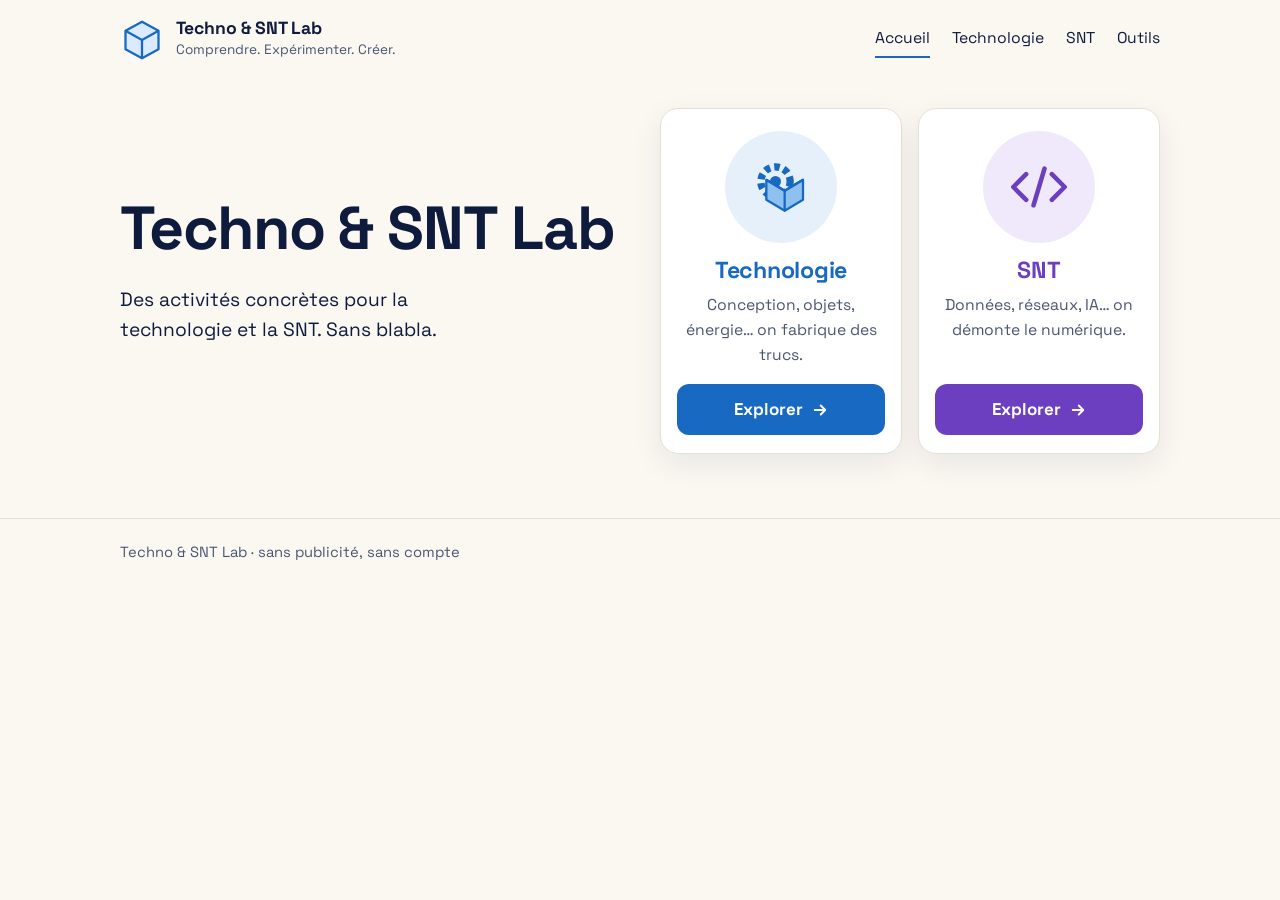
<file: index.html>
<!doctype html>
<html lang="fr">
<head>
<meta charset="utf-8">
<meta name="robots" content="noindex, nofollow">
<meta name="viewport" content="width=device-width, initial-scale=1">
<meta name="description" content="Activités concrètes pour la technologie (3e) et la SNT (2de).">
<title>Techno &amp; SNT Lab</title>
<link rel="preconnect" href="https://fonts.googleapis.com">
<link rel="preconnect" href="https://fonts.gstatic.com" crossorigin>
<link rel="stylesheet" href="https://fonts.googleapis.com/css2?family=Space+Grotesk:wght@400;500;700&amp;family=JetBrains+Mono:wght@400;700&amp;display=swap">
<link rel="stylesheet" href="assets/style.css">
</head>
<body>
<a class="skip" href="#contenu">Aller au contenu</a>
<header class="site-head"><div class="wrap">
  <a class="brand" href="index.html">
    <svg viewBox="0 0 48 48" aria-hidden="true"><path d="M24 4 L42 14 V34 L24 44 L6 34 V14 Z" fill="#dbeafe" stroke="#1769c2" stroke-width="2.5" stroke-linejoin="round"/><path d="M6 14 L24 24 L42 14 M24 24 V44" fill="none" stroke="#1769c2" stroke-width="2.5" stroke-linejoin="round"/></svg>
    <span class="brand-text"><strong>Techno &amp; SNT Lab</strong><span>Comprendre. Expérimenter. Créer.</span></span>
  </a>
  <nav class="site-nav" aria-label="Principal">
    <a href="index.html" aria-current="page">Accueil</a>
    <a href="technologie/">Technologie</a>
    <a href="snt/">SNT</a>
      <a href="outils/">Outils</a>
  </nav>
</div></header>

<main id="contenu"><div class="wrap hero">
  <div>
    <h1>Techno &amp; SNT&nbsp;Lab</h1>
    <p class="hero-lead">Des activités concrètes pour la technologie et la SNT. Sans blabla.</p>
  </div>

  <div class="cards">
    <a class="card blue" href="technologie/">
      <span class="ico">
        <svg viewBox="0 0 72 72" aria-hidden="true">
          <circle cx="30" cy="30" r="16" fill="none" stroke="#1769c2" stroke-width="8" stroke-dasharray="6 4.5"/>
          <circle cx="30" cy="30" r="6" fill="#1769c2"/>
          <path d="M20 50 L40 62 L60 50 V28 L40 40 L20 28 Z" fill="#8fc1f0" stroke="#1769c2" stroke-width="2.5" stroke-linejoin="round"/>
          <path d="M20 28 L40 40 L60 28 M40 40 V62" fill="none" stroke="#1769c2" stroke-width="2.5" stroke-linejoin="round"/>
        </svg>
      </span>
      <h2 class="card-title">Technologie</h2>
      <p>Conception, objets, énergie… on fabrique des trucs.</p>
      <span class="btn-fill">Explorer <svg viewBox="0 0 24 24" aria-hidden="true"><path d="M5 12h14M13 6l6 6-6 6" fill="none" stroke="currentColor" stroke-width="2.5" stroke-linecap="round" stroke-linejoin="round"/></svg></span>
    </a>

    <a class="card purple" href="snt/">
      <span class="ico">
        <svg viewBox="0 0 72 72" aria-hidden="true">
          <path d="M22 22 L8 36 L22 50 M50 22 L64 36 L50 50 M42 16 L30 56" fill="none" stroke="#6b3fc0" stroke-width="5" stroke-linecap="round" stroke-linejoin="round"/>
        </svg>
      </span>
      <h2 class="card-title">SNT</h2>
      <p>Données, réseaux, IA… on démonte le numérique.</p>
      <span class="btn-fill">Explorer <svg viewBox="0 0 24 24" aria-hidden="true"><path d="M5 12h14M13 6l6 6-6 6" fill="none" stroke="currentColor" stroke-width="2.5" stroke-linecap="round" stroke-linejoin="round"/></svg></span>
    </a>
  </div>
</div></main>

<footer class="site-foot"><div class="wrap"><p>Techno &amp; SNT Lab · sans publicité, sans compte</p></div></footer>
</body>
</html>
</file>
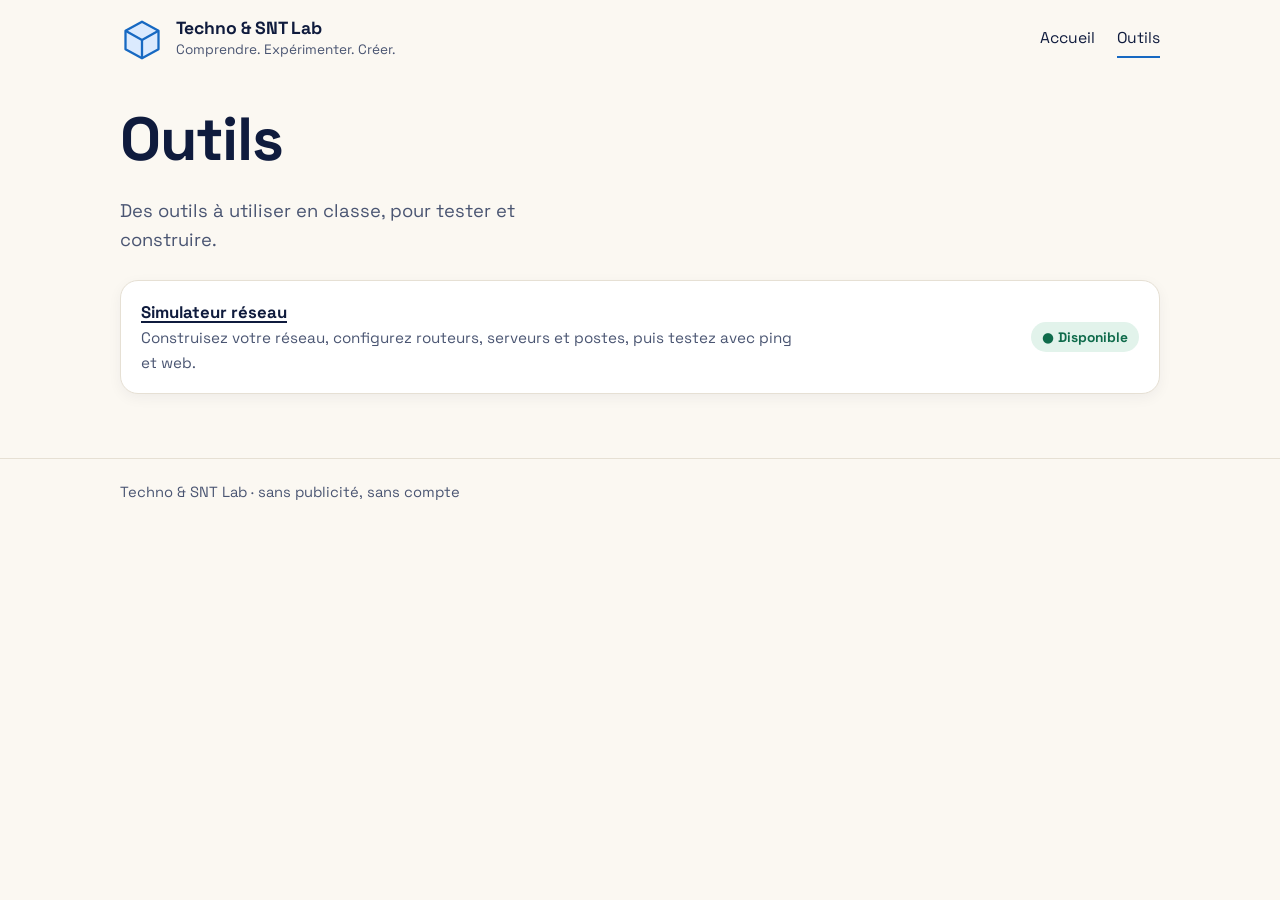
<file: outils/index.html>
<!doctype html>
<html lang="fr">
<head>
<meta charset="utf-8">
<meta name="robots" content="noindex, nofollow">
<meta name="viewport" content="width=device-width, initial-scale=1">
<title>Outils · Techno &amp; SNT Lab</title>
<link rel="preconnect" href="https://fonts.googleapis.com">
<link rel="preconnect" href="https://fonts.gstatic.com" crossorigin>
<link rel="stylesheet" href="https://fonts.googleapis.com/css2?family=Space+Grotesk:wght@400;500;700&amp;family=JetBrains+Mono:wght@400;700&amp;display=swap">
<link rel="stylesheet" href="../assets/style.css">
</head>
<body>
<a class="skip" href="#contenu">Aller au contenu</a>
<header class="site-head"><div class="wrap">
  <a class="brand" href="../index.html">
    <svg viewBox="0 0 48 48" aria-hidden="true"><path d="M24 4 L42 14 V34 L24 44 L6 34 V14 Z" fill="#dbeafe" stroke="#1769c2" stroke-width="2.5" stroke-linejoin="round"/><path d="M6 14 L24 24 L42 14 M24 24 V44" fill="none" stroke="#1769c2" stroke-width="2.5" stroke-linejoin="round"/></svg>
    <span class="brand-text"><strong>Techno &amp; SNT Lab</strong><span>Comprendre. Expérimenter. Créer.</span></span>
  </a>
  <nav class="site-nav" aria-label="Principal">
    <a href="../index.html">Accueil</a>
    <a href="./" aria-current="page">Outils</a>
  </nav>
</div></header>

<main id="contenu"><div class="wrap">
  <h1>Outils</h1>
  <p class="lead">Des outils à utiliser en classe, pour tester et construire.</p>
  <ul class="items">
    <li class="item"><div><a class="item-title" href="simulateur-reseau/">Simulateur réseau</a><p class="meta">Construisez votre réseau, configurez routeurs, serveurs et postes, puis testez avec ping et web.</p></div><span class="badge ok"><span aria-hidden="true">●</span> Disponible</span></li>
  </ul>
</div></main>

<footer class="site-foot"><div class="wrap"><p>Techno &amp; SNT Lab · sans publicité, sans compte</p></div></footer>
</body>
</html>
</file>
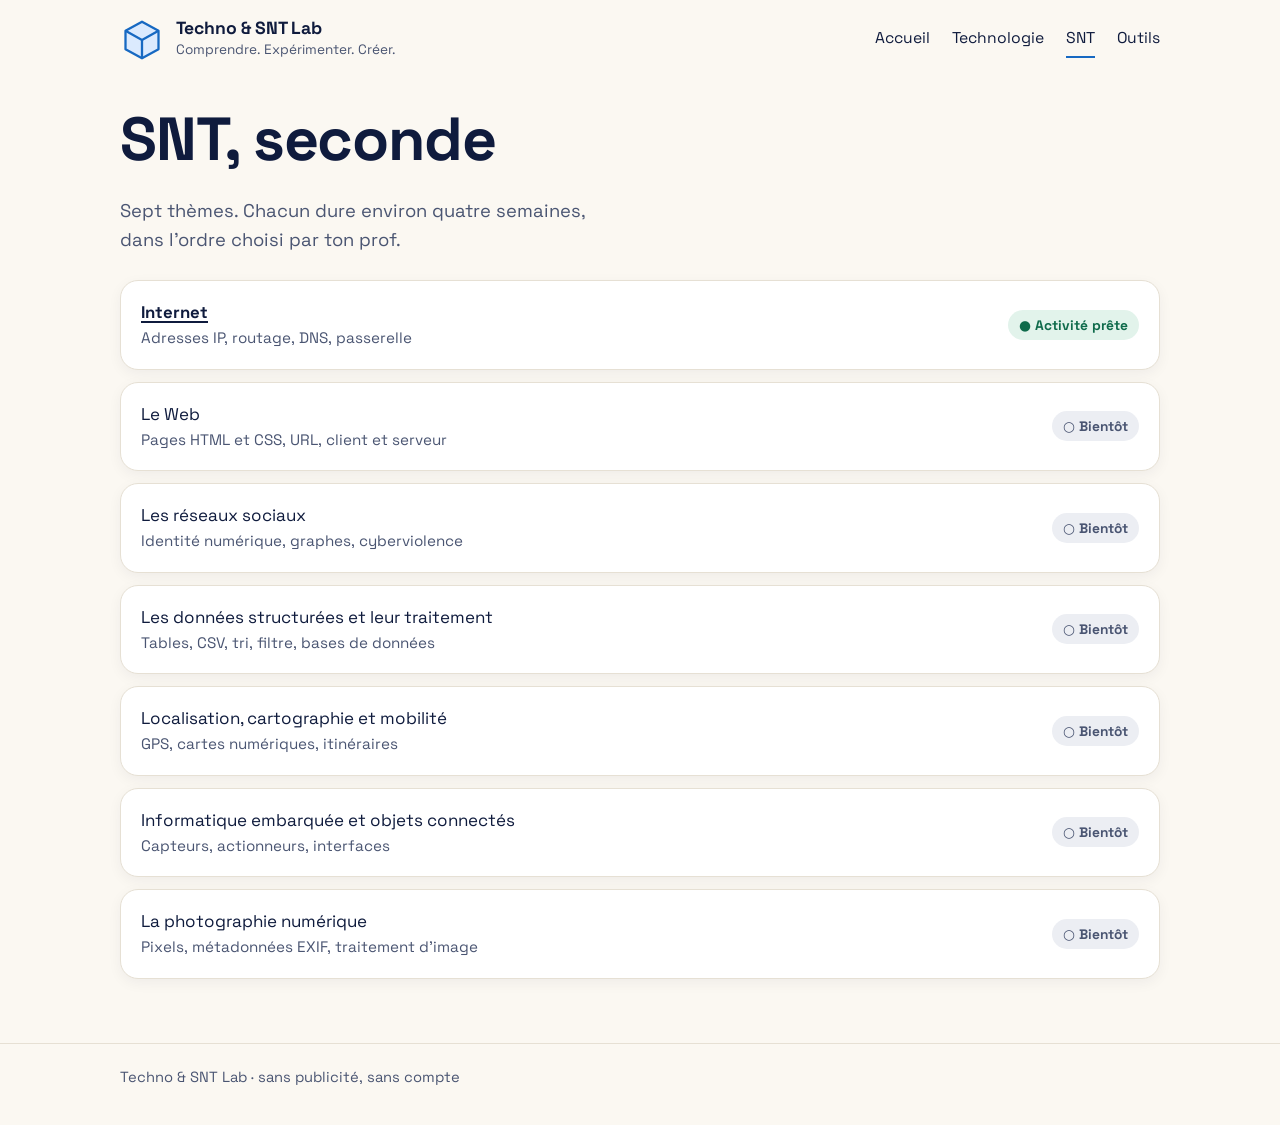
<file: snt/index.html>
<!doctype html>
<html lang="fr">
<head>
<meta charset="utf-8">
<meta name="robots" content="noindex, nofollow">
<meta name="viewport" content="width=device-width, initial-scale=1">
<title>SNT, seconde · Techno &amp; SNT Lab</title>
<link rel="preconnect" href="https://fonts.googleapis.com">
<link rel="preconnect" href="https://fonts.gstatic.com" crossorigin>
<link rel="stylesheet" href="https://fonts.googleapis.com/css2?family=Space+Grotesk:wght@400;500;700&amp;family=JetBrains+Mono:wght@400;700&amp;display=swap">
<link rel="stylesheet" href="../assets/style.css">
</head>
<body>
<a class="skip" href="#contenu">Aller au contenu</a>
<header class="site-head"><div class="wrap">
  <a class="brand" href="../index.html">
    <svg viewBox="0 0 48 48" aria-hidden="true"><path d="M24 4 L42 14 V34 L24 44 L6 34 V14 Z" fill="#dbeafe" stroke="#1769c2" stroke-width="2.5" stroke-linejoin="round"/><path d="M6 14 L24 24 L42 14 M24 24 V44" fill="none" stroke="#1769c2" stroke-width="2.5" stroke-linejoin="round"/></svg>
    <span class="brand-text"><strong>Techno &amp; SNT Lab</strong><span>Comprendre. Expérimenter. Créer.</span></span>
  </a>
  <nav class="site-nav" aria-label="Principal">
    <a href="../index.html">Accueil</a>
    <a href="../technologie/">Technologie</a>
    <a href="./" aria-current="page">SNT</a>
      <a href="../outils/">Outils</a>
  </nav>
</div></header>

<main id="contenu"><div class="wrap">
  <h1>SNT, seconde</h1>
  <p class="lead">Sept thèmes. Chacun dure environ quatre semaines, dans l'ordre choisi par ton prof.</p>

  <ul class="items">
    <li class="item"><div><a class="item-title" href="internet/">Internet</a><p class="meta">Adresses IP, routage, DNS, passerelle</p></div><span class="badge ok"><span aria-hidden="true">●</span> Activité prête</span></li>
    <li class="item"><div><span class="item-title">Le Web</span><p class="meta">Pages HTML et CSS, URL, client et serveur</p></div><span class="badge"><span aria-hidden="true">○</span> Bientôt</span></li>
    <li class="item"><div><span class="item-title">Les réseaux sociaux</span><p class="meta">Identité numérique, graphes, cyberviolence</p></div><span class="badge"><span aria-hidden="true">○</span> Bientôt</span></li>
    <li class="item"><div><span class="item-title">Les données structurées et leur traitement</span><p class="meta">Tables, CSV, tri, filtre, bases de données</p></div><span class="badge"><span aria-hidden="true">○</span> Bientôt</span></li>
    <li class="item"><div><span class="item-title">Localisation, cartographie et mobilité</span><p class="meta">GPS, cartes numériques, itinéraires</p></div><span class="badge"><span aria-hidden="true">○</span> Bientôt</span></li>
    <li class="item"><div><span class="item-title">Informatique embarquée et objets connectés</span><p class="meta">Capteurs, actionneurs, interfaces</p></div><span class="badge"><span aria-hidden="true">○</span> Bientôt</span></li>
    <li class="item"><div><span class="item-title">La photographie numérique</span><p class="meta">Pixels, métadonnées EXIF, traitement d'image</p></div><span class="badge"><span aria-hidden="true">○</span> Bientôt</span></li>
  </ul>
</div></main>

<footer class="site-foot"><div class="wrap"><p>Techno &amp; SNT Lab · sans publicité, sans compte</p></div></footer>
</body>
</html>
</file>
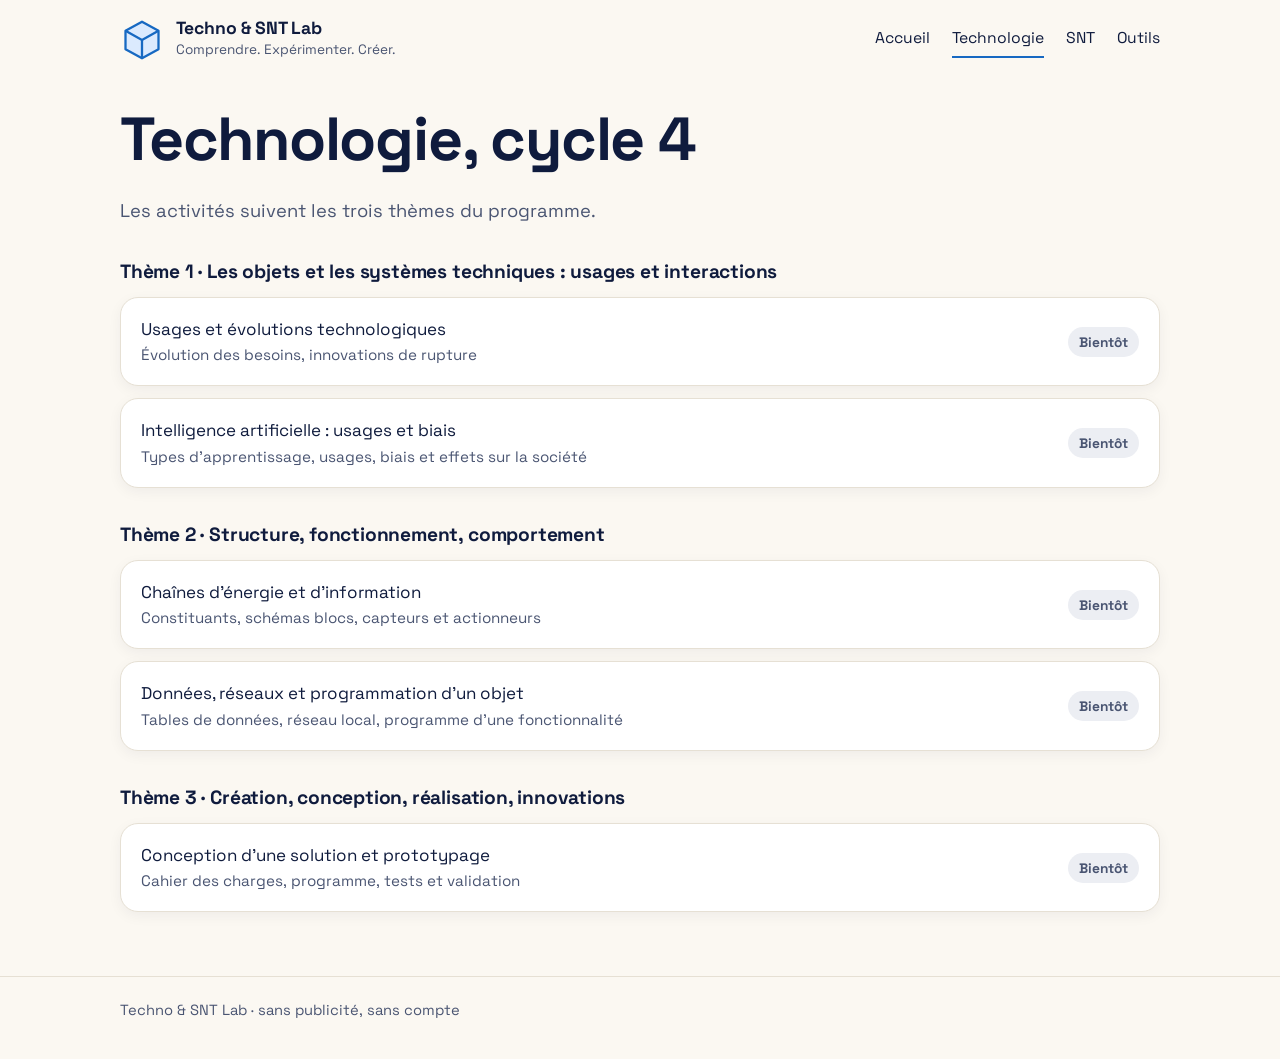
<file: technologie/index.html>
<!doctype html>
<html lang="fr">
<head>
<meta charset="utf-8">
<meta name="robots" content="noindex, nofollow">
<meta name="viewport" content="width=device-width, initial-scale=1">
<title>Technologie, 3e · Techno &amp; SNT Lab</title>
<link rel="preconnect" href="https://fonts.googleapis.com">
<link rel="preconnect" href="https://fonts.gstatic.com" crossorigin>
<link rel="stylesheet" href="https://fonts.googleapis.com/css2?family=Space+Grotesk:wght@400;500;700&amp;family=JetBrains+Mono:wght@400;700&amp;display=swap">
<link rel="stylesheet" href="../assets/style.css">
</head>
<body>
<a class="skip" href="#contenu">Aller au contenu</a>
<header class="site-head"><div class="wrap">
  <a class="brand" href="../index.html">
    <svg viewBox="0 0 48 48" aria-hidden="true"><path d="M24 4 L42 14 V34 L24 44 L6 34 V14 Z" fill="#dbeafe" stroke="#1769c2" stroke-width="2.5" stroke-linejoin="round"/><path d="M6 14 L24 24 L42 14 M24 24 V44" fill="none" stroke="#1769c2" stroke-width="2.5" stroke-linejoin="round"/></svg>
    <span class="brand-text"><strong>Techno &amp; SNT Lab</strong><span>Comprendre. Expérimenter. Créer.</span></span>
  </a>
  <nav class="site-nav" aria-label="Principal">
    <a href="../index.html">Accueil</a>
    <a href="./" aria-current="page">Technologie</a>
    <a href="../snt/">SNT</a>
      <a href="../outils/">Outils</a>
  </nav>
</div></header>

<main id="contenu"><div class="wrap">
  <h1>Technologie, cycle 4</h1>
  <p class="lead">Les activités suivent les trois thèmes du programme.</p>

  <section class="theme-block" aria-labelledby="t1">
    <h2 id="t1">Thème 1 · Les objets et les systèmes techniques : usages et interactions</h2>
    <ul class="items">
      <li class="item"><div><span class="item-title">Usages et évolutions technologiques</span><p class="meta">Évolution des besoins, innovations de rupture</p></div><span class="badge">Bientôt</span></li>
      <li class="item"><div><span class="item-title">Intelligence artificielle : usages et biais</span><p class="meta">Types d'apprentissage, usages, biais et effets sur la société</p></div><span class="badge">Bientôt</span></li>
    </ul>
  </section>

  <section class="theme-block" aria-labelledby="t2">
    <h2 id="t2">Thème 2 · Structure, fonctionnement, comportement</h2>
    <ul class="items">
      <li class="item"><div><span class="item-title">Chaînes d'énergie et d'information</span><p class="meta">Constituants, schémas blocs, capteurs et actionneurs</p></div><span class="badge">Bientôt</span></li>
      <li class="item"><div><span class="item-title">Données, réseaux et programmation d'un objet</span><p class="meta">Tables de données, réseau local, programme d'une fonctionnalité</p></div><span class="badge">Bientôt</span></li>
    </ul>
  </section>

  <section class="theme-block" aria-labelledby="t3">
    <h2 id="t3">Thème 3 · Création, conception, réalisation, innovations</h2>
    <ul class="items">
      <li class="item"><div><span class="item-title">Conception d'une solution et prototypage</span><p class="meta">Cahier des charges, programme, tests et validation</p></div><span class="badge">Bientôt</span></li>
    </ul>
  </section>
</div></main>

<footer class="site-foot"><div class="wrap"><p>Techno &amp; SNT Lab · sans publicité, sans compte</p></div></footer>
</body>
</html>
</file>
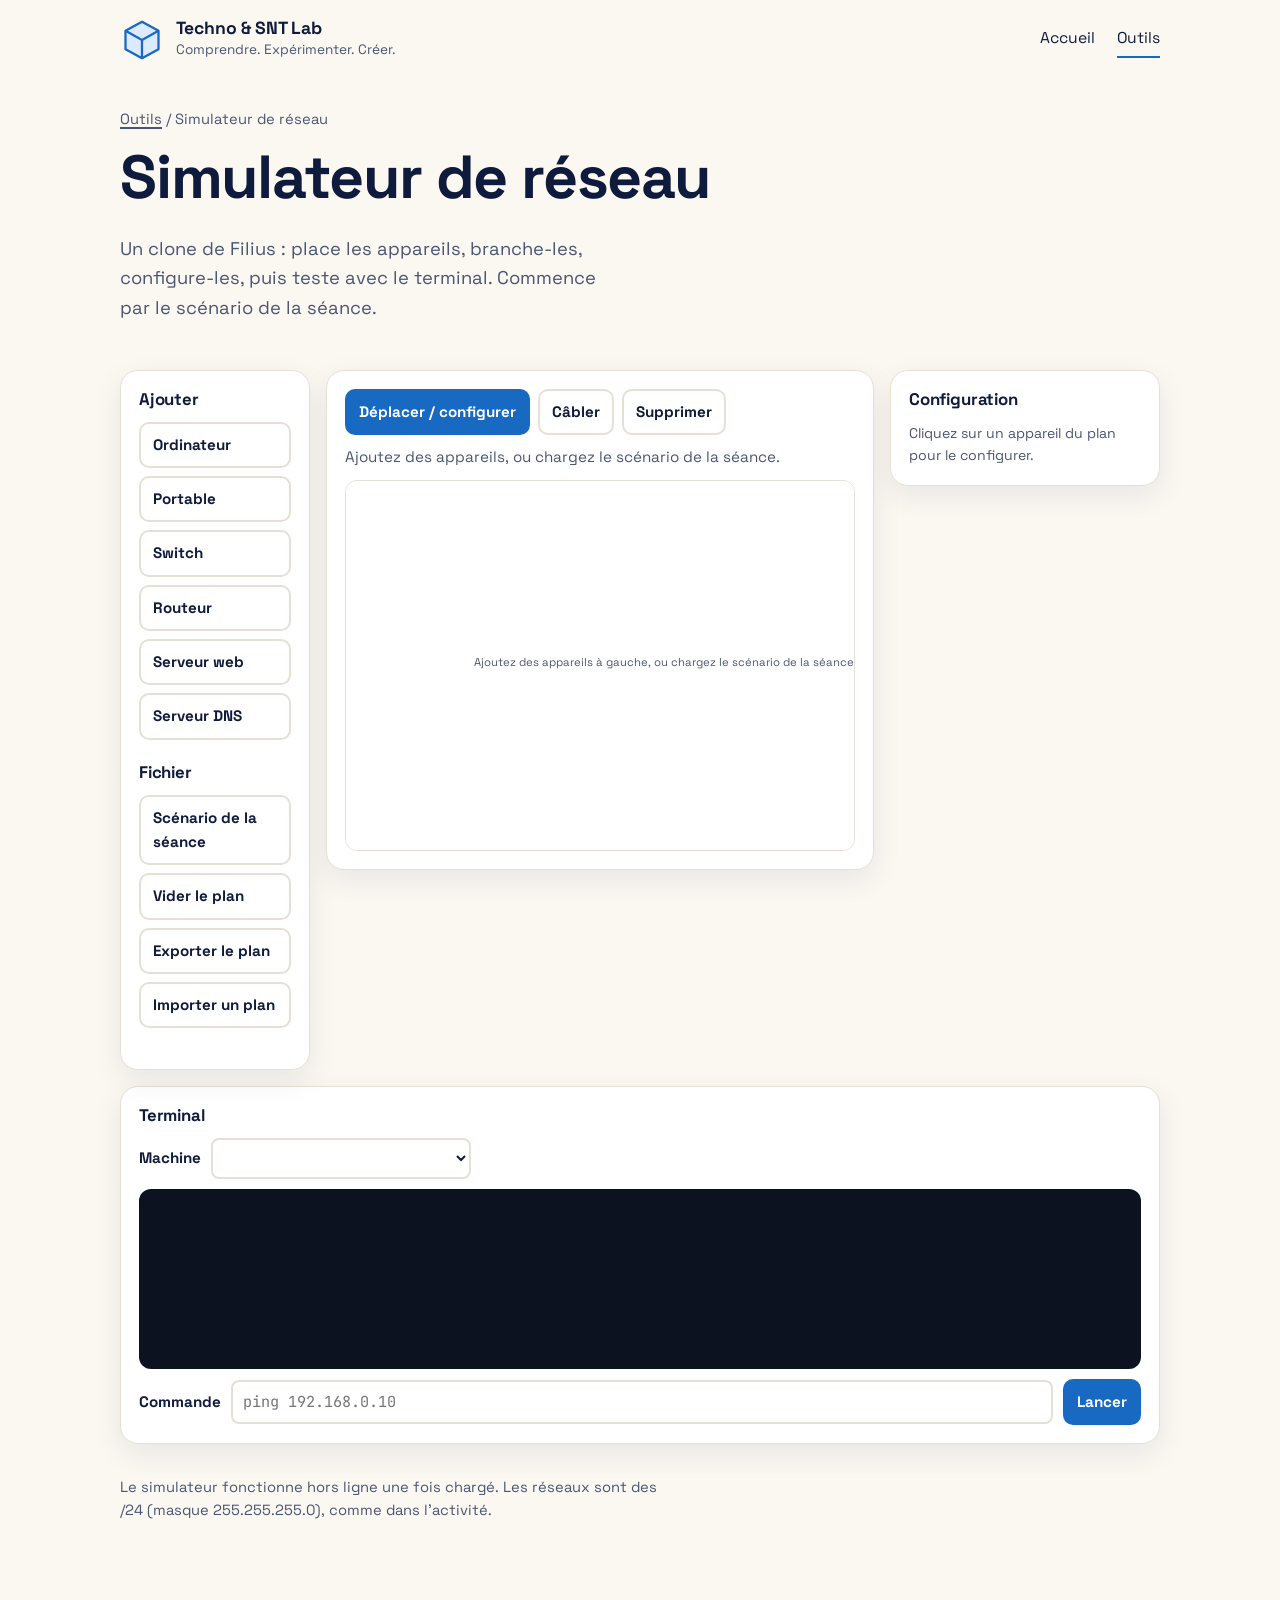
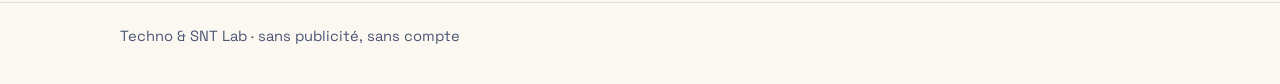
<file: outils/filius/index.html>
<!doctype html>
<html lang="fr">
<head>
<meta charset="utf-8">
<meta name="robots" content="noindex, nofollow">
<meta name="viewport" content="width=device-width, initial-scale=1">
<title>Simulateur de réseau · Techno &amp; SNT Lab</title>
<link rel="preconnect" href="https://fonts.googleapis.com">
<link rel="preconnect" href="https://fonts.gstatic.com" crossorigin>
<link rel="stylesheet" href="https://fonts.googleapis.com/css2?family=Space+Grotesk:wght@400;500;700&amp;family=JetBrains+Mono:wght@400;700&amp;display=swap">
<link rel="stylesheet" href="../../assets/style.css">
<link rel="stylesheet" href="filius.css">
</head>
<body>
<a class="skip" href="#contenu">Aller au contenu</a>
<header class="site-head"><div class="wrap">
  <a class="brand" href="../../index.html">
    <svg viewBox="0 0 48 48" aria-hidden="true"><path d="M24 4 L42 14 V34 L24 44 L6 34 V14 Z" fill="#dbeafe" stroke="#1769c2" stroke-width="2.5" stroke-linejoin="round"/><path d="M6 14 L24 24 L42 14 M24 24 V44" fill="none" stroke="#1769c2" stroke-width="2.5" stroke-linejoin="round"/></svg>
    <span class="brand-text"><strong>Techno &amp; SNT Lab</strong><span>Comprendre. Expérimenter. Créer.</span></span>
  </a>
  <nav class="site-nav" aria-label="Principal">
    <a href="../../index.html">Accueil</a>
    <a href="../" aria-current="page">Outils</a>
  </nav>
</div></header>

<main id="contenu" class="tool"><div class="wrap">
  <p class="crumbs"><a href="../">Outils</a> / Simulateur de réseau</p>
  <h1>Simulateur de réseau</h1>
  <p class="lead">Un clone de Filius : place les appareils, branche-les, configure-les, puis teste avec le terminal. Commence par le scénario de la séance.</p>

  <div class="tool-grid">
    <section class="panel palette" aria-labelledby="pal-t">
      <h2 id="pal-t">Ajouter</h2>
      <div class="btns">
        <button type="button" data-add="pc">Ordinateur</button>
        <button type="button" data-add="notebook">Portable</button>
        <button type="button" data-add="switch">Switch</button>
        <button type="button" data-add="router">Routeur</button>
        <button type="button" data-add="web">Serveur web</button>
        <button type="button" data-add="dns">Serveur DNS</button>
      </div>
      <h2>Fichier</h2>
      <div class="btns">
        <button type="button" id="btnScenario">Scénario de la séance</button>
        <button type="button" id="btnNew">Vider le plan</button>
        <button type="button" id="btnExport">Exporter le plan</button>
        <label class="btn-file">Importer un plan <input type="file" id="fileImport" accept="application/json,.json"></label>
      </div>
    </section>

    <section class="panel work" aria-label="Plan du réseau">
      <div class="toolbar" role="group" aria-label="Mode d'action">
        <button type="button" data-mode="select" aria-pressed="true">Déplacer / configurer</button>
        <button type="button" data-mode="cable" aria-pressed="false">Câbler</button>
        <button type="button" data-mode="delete" aria-pressed="false">Supprimer</button>
      </div>
      <p id="status" class="status-line" role="status" aria-live="polite"></p>
      <div class="canvas-wrap">
        <svg id="canvas" viewBox="0 0 900 520" role="application" aria-label="Plan du réseau">
          <g id="layerLinks"></g>
          <g id="layerNodes"></g>
          <g id="layerPk"></g>
        </svg>
      </div>
    </section>

    <section class="panel props" aria-labelledby="prop-t">
      <h2 id="prop-t">Configuration</h2>
      <div id="props"></div>
    </section>
  </div>

  <section class="panel term" aria-labelledby="term-t">
    <h2 id="term-t">Terminal</h2>
    <div class="term-top">
      <label for="termHost">Machine</label>
      <select id="termHost"></select>
    </div>
    <pre id="termOut" tabindex="0" aria-label="Sortie du terminal"></pre>
    <form id="termForm" class="term-form">
      <label for="cmd">Commande</label>
      <input id="cmd" type="text" autocomplete="off" spellcheck="false" placeholder="ping 192.168.0.10">
      <button type="submit">Lancer</button>
    </form>
  </section>

  <p class="note">Le simulateur fonctionne hors ligne une fois chargé. Les réseaux sont des /24 (masque 255.255.255.0), comme dans l'activité.</p>
</div></main>

<footer class="site-foot"><div class="wrap"><p>Techno &amp; SNT Lab · sans publicité, sans compte</p></div></footer>
<script src="filius.js"></script>
</body>
</html>
</file>
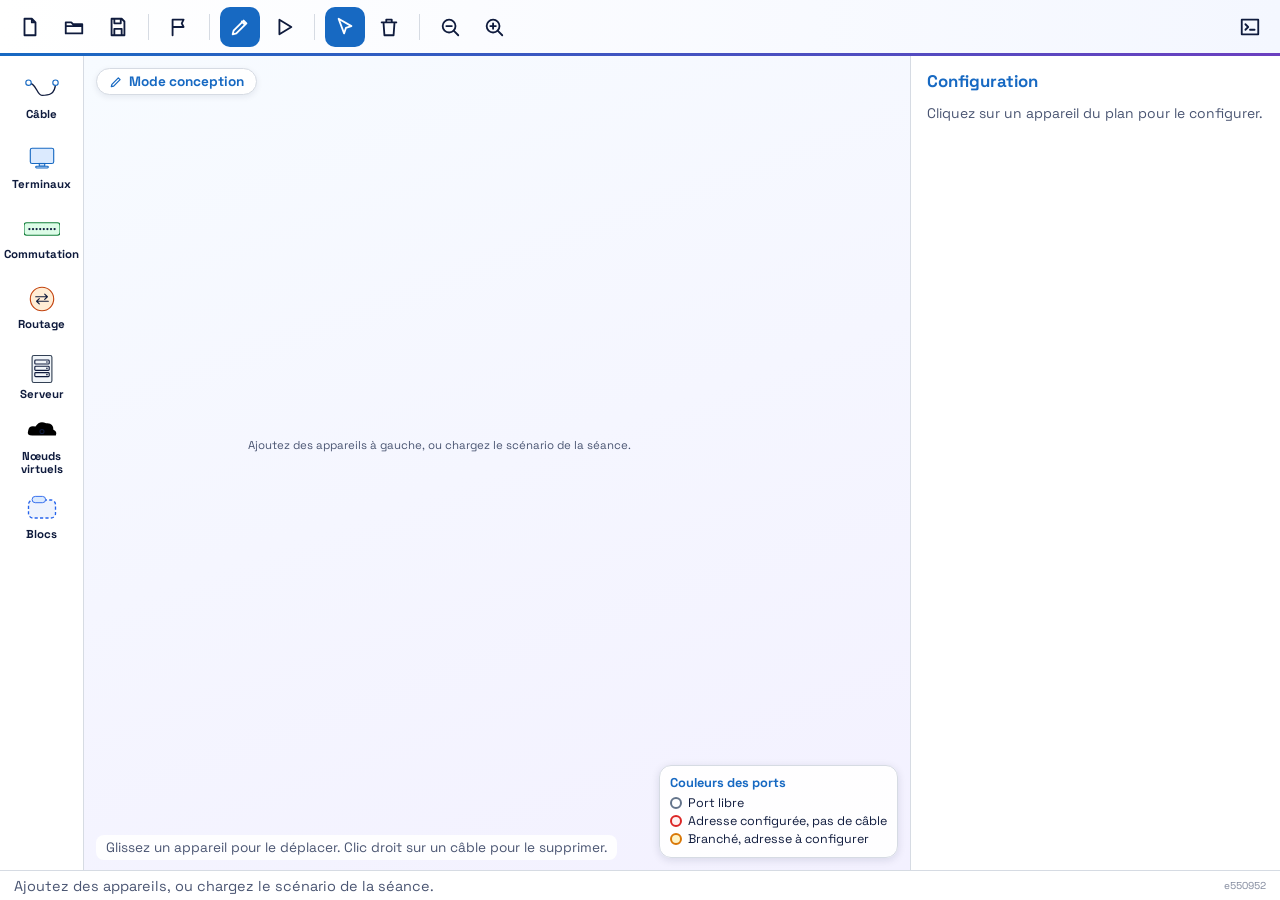
<file: outils/simulateur-reseau/index.html>
<!doctype html>
<html lang="fr">
<head>
<meta charset="utf-8">
<meta name="robots" content="noindex, nofollow">
<meta name="viewport" content="width=device-width, initial-scale=1">
<title>Simulateur réseau · Techno &amp; SNT Lab</title>
<link rel="preconnect" href="https://fonts.googleapis.com">
<link rel="preconnect" href="https://fonts.gstatic.com" crossorigin>
<link rel="stylesheet" href="https://fonts.googleapis.com/css2?family=Space+Grotesk:wght@400;500;700&amp;family=JetBrains+Mono:wght@400;700&amp;display=swap">
<link rel="stylesheet" href="simulateur.css">
</head>
<body class="app">

<div class="notice" role="note">
  <p>Ce simulateur s'utilise sur un ordinateur, avec un écran d'au moins 800 px de large.</p>
  <p><a href="../">Retour aux outils</a></p>
</div>

<div class="app-shell">

  <header class="toolbar" aria-label="Barre d'outils">
    <button class="tb" id="btnNew" type="button" title="Nouveau plan" aria-label="Nouveau plan">
      <svg class="i" viewBox="0 0 24 24" aria-hidden="true"><path d="M6 3h8l4 4v14H6z M14 3v4h4"/></svg>
    </button>
    <label class="tb" title="Ouvrir un plan" aria-label="Ouvrir un plan">
      <svg class="i" viewBox="0 0 24 24" aria-hidden="true"><path d="M3 7h6l2 2h10v10H3z M3 11h18"/></svg>
      <input type="file" id="fileImport" accept=".json,.fls,application/json">
    </label>
    <button class="tb" id="btnExport" type="button" title="Enregistrer le plan" aria-label="Enregistrer le plan">
      <svg class="i" viewBox="0 0 24 24" aria-hidden="true"><path d="M5 3h11l3 3v15H5z M8 3v5h7V3 M8 21v-7h8v7"/></svg>
    </button>
    <span class="sep" aria-hidden="true"></span>
    <button class="tb" id="btnScenario" type="button" title="Charger le scénario de la séance" aria-label="Charger le scénario de la séance">
      <svg class="i" viewBox="0 0 24 24" aria-hidden="true"><path d="M5 21V4 M5 4h12l-2 4 2 4H5"/></svg>
    </button>
    <span class="sep" aria-hidden="true"></span>
    <button class="tb" id="btnConcept" type="button" aria-pressed="true" title="Mode conception : construire et câbler le plan" aria-label="Mode conception"><svg class="i" viewBox="0 0 24 24" aria-hidden="true"><path d="M4 20l4-1 11-11-3-3L5 16z M14 6l3 3"/></svg></button>
    <button class="tb" id="btnSim" type="button" aria-pressed="false" title="Mode simulation : plan verrouillé pendant les tests" aria-label="Mode simulation"><svg class="i" viewBox="0 0 24 24" aria-hidden="true"><path d="M7 4v16l13-8z"/></svg></button>
    <span class="sep" aria-hidden="true"></span>
    <button class="tb" type="button" data-mode="select" aria-pressed="true" title="Déplacer et configurer" aria-label="Déplacer et configurer">
      <svg class="i" viewBox="0 0 24 24" aria-hidden="true"><path d="M5 3l14 8-6 2-2 6z"/></svg>
    </button>
    <button class="tb" type="button" data-mode="delete" aria-pressed="false" title="Supprimer un appareil ou un câble" aria-label="Supprimer un appareil ou un câble">
      <svg class="i" viewBox="0 0 24 24" aria-hidden="true"><path d="M4 7h16 M9 7V4h6v3 M6 7l1 14h10l1-14"/></svg>
    </button>
    <span class="sep" aria-hidden="true"></span>
    <button class="tb" id="btnZoomOut" type="button" title="Zoom arrière" aria-label="Zoom arrière">
      <svg class="i" viewBox="0 0 24 24" aria-hidden="true"><circle cx="11" cy="11" r="7"/><path d="M21 21l-5-5 M8 11h6"/></svg>
    </button>
    <button class="tb" id="btnZoomIn" type="button" title="Zoom avant" aria-label="Zoom avant">
      <svg class="i" viewBox="0 0 24 24" aria-hidden="true"><circle cx="11" cy="11" r="7"/><path d="M21 21l-5-5 M8 11h6 M11 8v6"/></svg>
    </button>
    <label class="speed-ctl" title="Vitesse de l'animation des paquets" aria-label="Vitesse de l'animation des paquets">
      <svg class="i" viewBox="0 0 24 24" aria-hidden="true"><path d="M12 14l4-4 M4 16a8 8 0 1116 0"/></svg>
      <input type="range" id="animSpeed" min="1" max="5" step="1" value="3">
    </label>
    <button class="tb" id="btnStep" type="button" aria-pressed="false" hidden title="Pas-à-pas : chaque segment du paquet attend votre clic" aria-label="Pas-à-pas"><svg class="i" viewBox="0 0 24 24" aria-hidden="true"><path d="M5 5l10 7-10 7z M18 5v14"/></svg></button>
    <span class="spacer" aria-hidden="true"></span>
    <button class="tb" id="btnTerm" type="button" aria-pressed="false" title="Afficher ou masquer le terminal" aria-label="Afficher ou masquer le terminal">
      <svg class="i" viewBox="0 0 24 24" aria-hidden="true"><path d="M3 4h18v16H3z M7 9l3 3-3 3 M12 15h5"/></svg>
    </button>
  </header>

  <aside class="palette" aria-label="Appareils et câbles">
    <button type="button" class="pal-single" data-mode="cable" aria-pressed="false" title="Câbler : cliquer un port, puis un port de l'autre appareil" aria-label="Câble"><svg class="ic" viewBox="-40 -40 80 80" aria-hidden="true"></svg><span class="cap">Câble</span></button>
    <section class="pal-group" aria-label="Terminaux">
      <button type="button" class="pal-cat" aria-haspopup="true" aria-expanded="false" aria-label="Terminaux"><svg class="ic" viewBox="-40 -40 80 80" aria-hidden="true"></svg><span class="cap">Terminaux</span></button>
      <div class="pal-fly" role="group" aria-label="Appareils : Terminaux">
      <button type="button" data-add="pc" draggable="true" title="Ordinateur (il peut aussi être serveur : web, DNS, DHCP sur son bureau)" aria-label="Ordinateur"><svg class="ic" viewBox="-40 -40 80 80" aria-hidden="true"></svg><span class="cap">Ordinateur</span></button>
      <button type="button" data-add="notebook" draggable="true" title="Portable" aria-label="Portable"><svg class="ic" viewBox="-40 -40 80 80" aria-hidden="true"></svg><span class="cap">Portable</span></button>
      <button type="button" data-add="smartphone" draggable="true" title="Smartphone" aria-label="Smartphone"><svg class="ic" viewBox="-40 -40 80 80" aria-hidden="true"></svg><span class="cap">Smartphone</span></button>
      <button type="button" data-add="tablet" draggable="true" title="Tablette" aria-label="Tablette"><svg class="ic" viewBox="-40 -40 80 80" aria-hidden="true"></svg><span class="cap">Tablette</span></button>
      <button type="button" data-add="printer" draggable="true" title="Imprimante" aria-label="Imprimante"><svg class="ic" viewBox="-40 -40 80 80" aria-hidden="true"></svg><span class="cap">Imprimante</span></button>
      <button type="button" data-add="tv" draggable="true" title="Smart TV" aria-label="Smart TV"><svg class="ic" viewBox="-40 -40 80 80" aria-hidden="true"></svg><span class="cap">Smart TV</span></button>
      <button type="button" data-add="iot" draggable="true" title="Enceinte connectée" aria-label="Enceinte connectée"><svg class="ic" viewBox="-40 -40 80 80" aria-hidden="true"></svg><span class="cap">Enceinte connectée</span></button>
      </div>
    </section>
    <section class="pal-group" aria-label="Commutation">
      <button type="button" class="pal-cat" aria-haspopup="true" aria-expanded="false" aria-label="Commutation"><svg class="ic" viewBox="-40 -40 80 80" aria-hidden="true"></svg><span class="cap">Commutation</span></button>
      <div class="pal-fly" role="group" aria-label="Appareils : Commutation">
      <button type="button" data-add="switch" draggable="true" title="Switch" aria-label="Switch"><svg class="ic" viewBox="-40 -40 80 80" aria-hidden="true"></svg><span class="cap">Switch</span></button>
      </div>
    </section>
    <section class="pal-group" aria-label="Routage">
      <button type="button" class="pal-cat" aria-haspopup="true" aria-expanded="false" aria-label="Routage"><svg class="ic" viewBox="-40 -40 80 80" aria-hidden="true"></svg><span class="cap">Routage</span></button>
      <div class="pal-fly" role="group" aria-label="Appareils : Routage">
      <button type="button" data-add="router" draggable="true" title="Routeur" aria-label="Routeur"><svg class="ic" viewBox="-40 -40 80 80" aria-hidden="true"></svg><span class="cap">Routeur</span></button>
      <button type="button" data-add="wifi" draggable="true" title="Routeur Wi-Fi" aria-label="Routeur Wi-Fi"><svg class="ic" viewBox="-40 -40 80 80" aria-hidden="true"></svg><span class="cap">Routeur Wi-Fi</span></button>
      <button type="button" data-add="box" draggable="true" title="Box internet" aria-label="Box internet"><svg class="ic" viewBox="-40 -40 80 80" aria-hidden="true"></svg><span class="cap">Box internet</span></button>
      </div>
    </section>
    <section class="pal-group" aria-label="Serveur">
      <button type="button" class="pal-cat" aria-haspopup="true" aria-expanded="false" aria-label="Serveur"><svg class="ic" viewBox="-40 -40 80 80" aria-hidden="true"></svg><span class="cap">Serveur</span></button>
      <div class="pal-fly" role="group" aria-label="Appareils : Serveur">
      <button type="button" data-add="server" draggable="true" title="Serveur" aria-label="Serveur"><svg class="ic" viewBox="-40 -40 80 80" aria-hidden="true"></svg><span class="cap">Serveur</span></button>
      </div>
    </section>
    <section class="pal-group" aria-label="Nœuds virtuels">
      <button type="button" class="pal-cat" aria-haspopup="true" aria-expanded="false" aria-label="Nœuds virtuels"><svg class="ic" viewBox="-40 -40 80 80" aria-hidden="true"></svg><span class="cap">Nœuds virtuels</span></button>
      <div class="pal-fly" role="group" aria-label="Appareils : Nœuds virtuels">
      <button type="button" data-add="fai" draggable="true" title="Fournisseur d'accès internet" aria-label="Fournisseur d'accès internet"><svg class="ic" viewBox="-40 -40 80 80" aria-hidden="true"></svg><span class="cap">Fournisseur d'accès internet</span></button>
      <button type="button" data-add="datacenter" draggable="true" title="Datacenter" aria-label="Datacenter"><svg class="ic" viewBox="-40 -40 80 80" aria-hidden="true"></svg><span class="cap">Datacenter</span></button>
      </div>
    </section>
    <section class="pal-group" aria-label="Blocs">
      <button type="button" class="pal-cat" aria-haspopup="true" aria-expanded="false" aria-label="Blocs"><svg class="ic" viewBox="-40 -40 80 80" aria-hidden="true"></svg><span class="cap">Blocs</span></button>
      <div class="pal-fly" role="group" aria-label="Appareils : Blocs">
      <button type="button" data-add="block" draggable="true" title="Bloc : regrouper des appareils (salle, réseau)" aria-label="Bloc"><svg class="ic" viewBox="-40 -40 80 80" aria-hidden="true"></svg><span class="cap">Bloc</span></button>
      </div>
    </section>
  </aside>

  <main class="stage">
    <div class="canvas-wrap" id="canvasWrap">
      <button type="button" class="plan-badge" id="modeBadge" title="Cliquer pour passer en mode conception ou simulation">
        <svg class="mi mi-edit" viewBox="0 0 24 24" aria-hidden="true"><path d="M4 20l4-1 11-11-3-3L5 16z"/></svg>
        <svg class="mi mi-play" viewBox="0 0 24 24" aria-hidden="true"><path d="M7 5v14l12-7z"/></svg>
        <span id="modeText">Mode conception</span>
      </button>
      <p class="plan-hint" id="planHint"></p>
      <div class="legend" id="legend" aria-label="Légende des couleurs"></div>
      <section class="desk-zone" id="deskZone" aria-label="Bureaux des ordinateurs (simulation)" hidden></section>
      <svg id="canvas" viewBox="0 0 1000 520" preserveAspectRatio="xMidYMid meet" role="application" aria-label="Plan du réseau">
        <defs>
          <linearGradient id="gradBody" x1="0" y1="0" x2="0" y2="1">
            <stop offset="0" stop-color="#ffffff"/>
            <stop offset="1" stop-color="#e9eef7"/>
          </linearGradient>
          <filter id="shadow" x="-30%" y="-30%" width="160%" height="170%">
            <feDropShadow dx="0" dy="3" stdDeviation="3" flood-color="#0f1b3d" flood-opacity=".22"/>
          </filter>
        </defs>
        <rect x="-3000" y="-3000" width="7000" height="7000" fill="transparent" class="bg"/>
        <g id="layerBlocks"></g>
        <g id="layerLinks"></g>
        <g id="layerNodes"></g>
        <g id="layerPk"></g>
        <g id="layerHandles"></g>
      </svg>
    </div>

    <section class="term" id="term" aria-label="Terminal">
      <div class="term-top">
        <label for="termHost">Machine</label>
        <select id="termHost"></select>
      </div>
      <pre id="termOut" tabindex="0" aria-label="Sortie du terminal"></pre>
      <form id="termForm" class="term-form">
        <label for="cmd">Commande</label>
        <input id="cmd" type="text" autocomplete="off" spellcheck="false" placeholder="ping 192.168.0.10">
        <button type="submit">Lancer</button>
      </form>
    </section>
  </main>

  <aside class="props" aria-label="Configuration de l'appareil sélectionné">
    <h2>Configuration</h2>
    <div id="props"></div>
  </aside>

  <footer class="statusbar">
    <p id="status" role="status" aria-live="polite"></p>
    <div class="stepbar" id="stepBar" hidden role="group" aria-label="Pas-à-pas">
      <span id="stepText"></span>
      <button type="button" id="stepNext">Suivant</button>
      <button type="button" id="stepPlay">Lecture continue</button>
    </div>
    <span class="build" id="buildId" title="Numéro du commit de cette version"></span>
  </footer>

</div>

<script src="build.js"></script>
<script>document.getElementById('buildId').textContent = window.SIM_BUILD || '';</script>
<script src="filius.js"></script>
<script src="datacenter-sites.js"></script>
<script src="simulateur.js"></script>
</body>
</html>
</file>
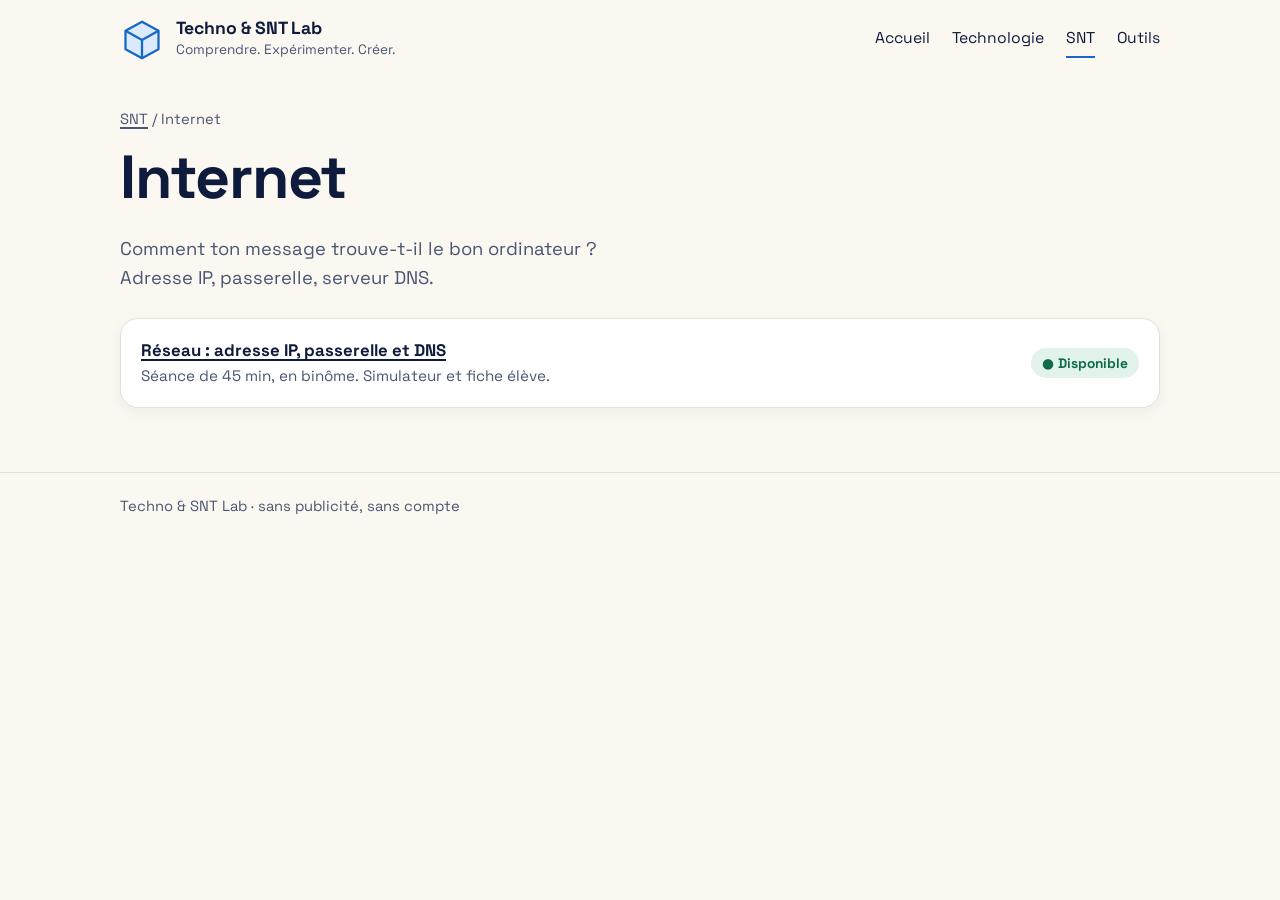
<file: snt/internet/index.html>
<!doctype html>
<html lang="fr">
<head>
<meta charset="utf-8">
<meta name="robots" content="noindex, nofollow">
<meta name="viewport" content="width=device-width, initial-scale=1">
<title>SNT · Internet · Techno &amp; SNT Lab</title>
<link rel="preconnect" href="https://fonts.googleapis.com">
<link rel="preconnect" href="https://fonts.gstatic.com" crossorigin>
<link rel="stylesheet" href="https://fonts.googleapis.com/css2?family=Space+Grotesk:wght@400;500;700&amp;family=JetBrains+Mono:wght@400;700&amp;display=swap">
<link rel="stylesheet" href="../../assets/style.css">
</head>
<body>
<a class="skip" href="#contenu">Aller au contenu</a>
<header class="site-head"><div class="wrap">
  <a class="brand" href="../../index.html">
    <svg viewBox="0 0 48 48" aria-hidden="true"><path d="M24 4 L42 14 V34 L24 44 L6 34 V14 Z" fill="#dbeafe" stroke="#1769c2" stroke-width="2.5" stroke-linejoin="round"/><path d="M6 14 L24 24 L42 14 M24 24 V44" fill="none" stroke="#1769c2" stroke-width="2.5" stroke-linejoin="round"/></svg>
    <span class="brand-text"><strong>Techno &amp; SNT Lab</strong><span>Comprendre. Expérimenter. Créer.</span></span>
  </a>
  <nav class="site-nav" aria-label="Principal">
    <a href="../../index.html">Accueil</a>
    <a href="../../technologie/">Technologie</a>
    <a href="../" aria-current="page">SNT</a>
      <a href="../../outils/">Outils</a>
  </nav>
</div></header>

<main id="contenu"><div class="wrap">
  <p class="crumbs"><a href="../">SNT</a> / Internet</p>
  <h1>Internet</h1>
  <p class="lead">Comment ton message trouve-t-il le bon ordinateur ? Adresse IP, passerelle, serveur DNS.</p>

  <ul class="items">
    <li class="item">
      <div>
        <a class="item-title" href="reseau-ip-passerelle-dns/">Réseau : adresse IP, passerelle et DNS</a>
        <p class="meta">Séance de 45 min, en binôme. Simulateur et fiche élève.</p>
      </div>
      <span class="badge ok"><span aria-hidden="true">●</span> Disponible</span>
    </li>
  </ul>
</div></main>

<footer class="site-foot"><div class="wrap"><p>Techno &amp; SNT Lab · sans publicité, sans compte</p></div></footer>
</body>
</html>
</file>
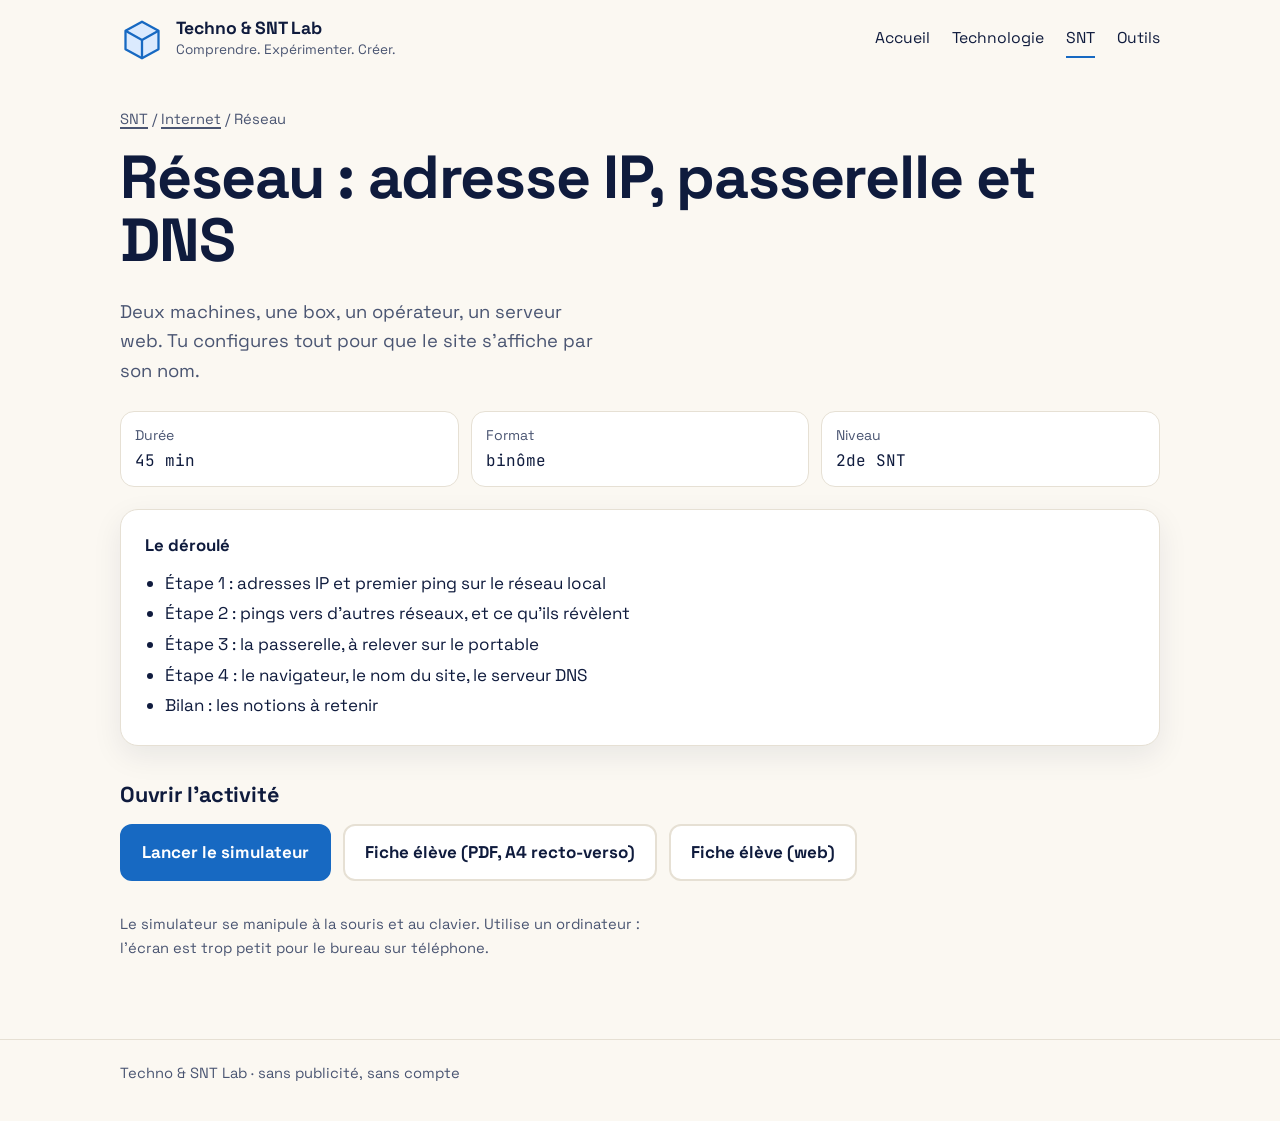
<file: snt/internet/reseau-ip-passerelle-dns/index.html>
<!doctype html>
<html lang="fr">
<head>
<meta charset="utf-8">
<meta name="robots" content="noindex, nofollow">
<meta name="viewport" content="width=device-width, initial-scale=1">
<title>Réseau : IP, passerelle et DNS · Techno &amp; SNT Lab</title>
<link rel="preconnect" href="https://fonts.googleapis.com">
<link rel="preconnect" href="https://fonts.gstatic.com" crossorigin>
<link rel="stylesheet" href="https://fonts.googleapis.com/css2?family=Space+Grotesk:wght@400;500;700&amp;family=JetBrains+Mono:wght@400;700&amp;display=swap">
<link rel="stylesheet" href="../../../assets/style.css">
</head>
<body>
<a class="skip" href="#contenu">Aller au contenu</a>
<header class="site-head"><div class="wrap">
  <a class="brand" href="../../../index.html">
    <svg viewBox="0 0 48 48" aria-hidden="true"><path d="M24 4 L42 14 V34 L24 44 L6 34 V14 Z" fill="#dbeafe" stroke="#1769c2" stroke-width="2.5" stroke-linejoin="round"/><path d="M6 14 L24 24 L42 14 M24 24 V44" fill="none" stroke="#1769c2" stroke-width="2.5" stroke-linejoin="round"/></svg>
    <span class="brand-text"><strong>Techno &amp; SNT Lab</strong><span>Comprendre. Expérimenter. Créer.</span></span>
  </a>
  <nav class="site-nav" aria-label="Principal">
    <a href="../../../index.html">Accueil</a>
    <a href="../../../technologie/">Technologie</a>
    <a href="../../" aria-current="page">SNT</a>
      <a href="../../../outils/">Outils</a>
  </nav>
</div></header>

<main id="contenu"><div class="wrap">
  <p class="crumbs"><a href="../../">SNT</a> / <a href="../">Internet</a> / Réseau</p>
  <h1>Réseau : adresse IP, passerelle et DNS</h1>
  <p class="lead">Deux machines, une box, un opérateur, un serveur web. Tu configures tout pour que le site s'affiche par son nom.</p>

  <dl class="facts">
    <div><dt>Durée</dt><dd>45 min</dd></div>
    <div><dt>Format</dt><dd>binôme</dd></div>
    <div><dt>Niveau</dt><dd>2de SNT</dd></div>
  </dl>

  <div class="panel">
    <strong>Le déroulé</strong>
    <ul>
      <li>Étape 1 : adresses IP et premier ping sur le réseau local</li>
      <li>Étape 2 : pings vers d'autres réseaux, et ce qu'ils révèlent</li>
      <li>Étape 3 : la passerelle, à relever sur le portable</li>
      <li>Étape 4 : le navigateur, le nom du site, le serveur DNS</li>
      <li>Bilan : les notions à retenir</li>
    </ul>
  </div>

  <h2>Ouvrir l'activité</h2>
  <div class="actions">
    <a class="btn" href="seance.html">Lancer le simulateur</a>
    <a class="btn ghost" href="fiche_eleve.pdf">Fiche élève (PDF, A4 recto-verso)</a>
    <a class="btn ghost" href="fiche_eleve.html">Fiche élève (web)</a>
  </div>
  <p class="note">Le simulateur se manipule à la souris et au clavier. Utilise un ordinateur : l'écran est trop petit pour le bureau sur téléphone.</p>
</div></main>

<footer class="site-foot"><div class="wrap"><p>Techno &amp; SNT Lab · sans publicité, sans compte</p></div></footer>
</body>
</html>
</file>
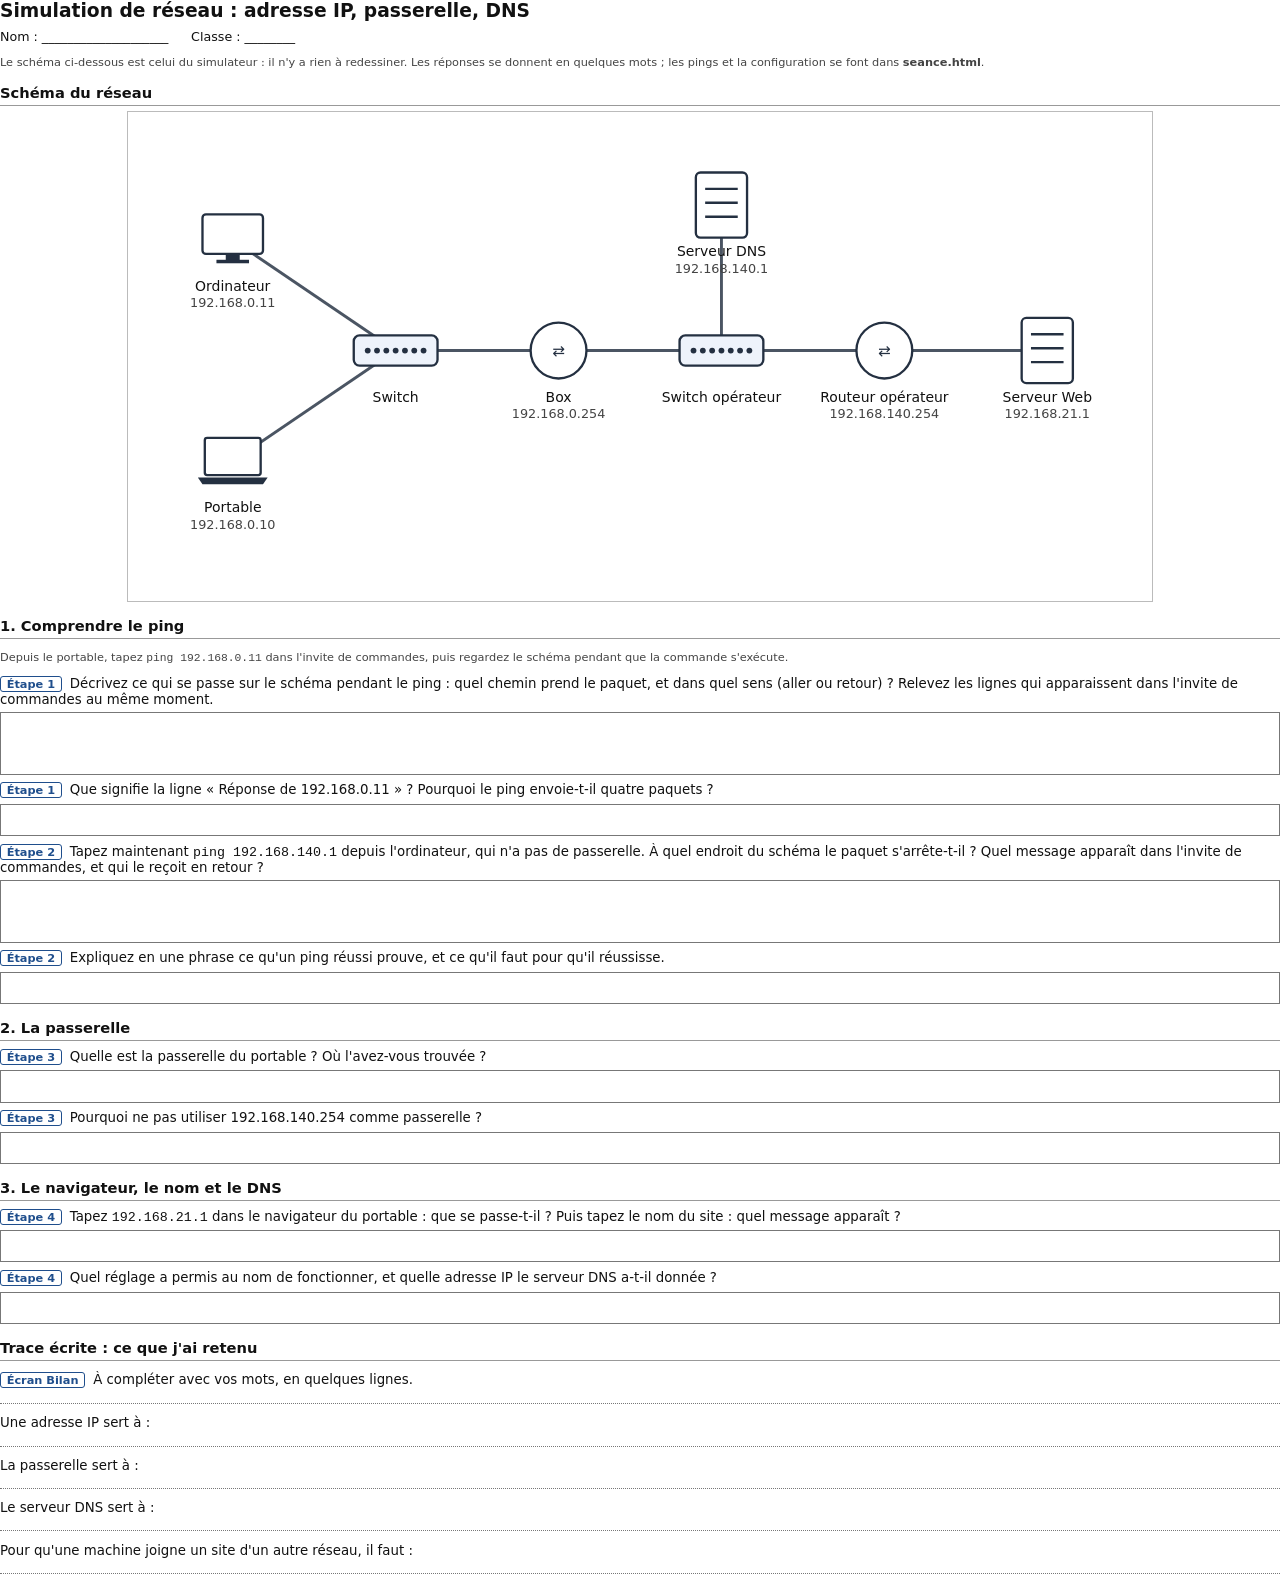
<file: snt/internet/reseau-ip-passerelle-dns/fiche_eleve.html>
<!doctype html>
<html lang="fr">
<head>
<meta charset="utf-8">
<meta name="robots" content="noindex, nofollow">
<meta name="viewport" content="width=device-width, initial-scale=1">
<title>Fiche élève — Simulation de réseau</title>
<style>
  @page { size: A4; margin: 12mm; }
  body { font-family: system-ui, "Segoe UI", Roboto, sans-serif; font-size: 10pt; color:#111; margin:0; }
  h1 { font-size: 14pt; margin: 0 0 2mm; }
  h2 { font-size: 11pt; margin: 4mm 0 1.5mm; border-bottom: 1px solid #999; padding-bottom: 1mm; }
  .meta { display:flex; gap:6mm; font-size:9.5pt; margin-bottom:2mm; }
  .box { border:1px solid #777; height: 8mm; margin: 1.5mm 0; }
  .box.tall { height: 16mm; }
  table { width:100%; border-collapse: collapse; font-size: 9.5pt; }
  td, th { border:1px solid #777; padding: 1.5mm 1.5mm; vertical-align: middle; text-align:left; }
  .q { margin: 2mm 0 0; }
  .page-break { page-break-before: always; }
  .small { font-size: 8.5pt; color:#444; }
  .schema { width:80%; height:auto; display:block; margin:0 auto; border:1px solid #bbb; }
  .nlab { font-size:12px; fill:#111; text-anchor:middle; }
  .nip { font-size:11px; fill:#444; text-anchor:middle; }
  .trace p { margin: 3mm 0 0; }
  .etape { display:inline-block; font-size:8.5pt; font-weight:700; color:#1f4e8c; border:1px solid #1f4e8c; border-radius:3px; padding:0 1.5mm; margin-right:1mm; white-space:nowrap; }
  .trace p::after { content:""; display:block; border-bottom:1px dotted #777; margin-top:4mm; }
</style>
</head>
<body>

<h1>Simulation de réseau : adresse IP, passerelle, DNS</h1>
<div class="meta"><span>Nom : ____________________</span><span>Classe : ________</span></div>
<p class="small">Le schéma ci-dessous est celui du simulateur : il n'y a rien à redessiner. Les réponses se donnent en quelques mots ; les pings et la configuration se font dans <b>seance.html</b>.</p>

<h2>Schéma du réseau</h2>
<svg viewBox="0 0 880 420" xmlns="http://www.w3.org/2000/svg" class="schema"><line x1="90" y1="110" x2="230" y2="205" stroke="#4b5563" stroke-width="2.5"></line><line x1="90" y1="300" x2="230" y2="205" stroke="#4b5563" stroke-width="2.5"></line><line x1="230" y1="205" x2="370" y2="205" stroke="#4b5563" stroke-width="2.5"></line><line x1="370" y1="205" x2="510" y2="205" stroke="#4b5563" stroke-width="2.5"></line><line x1="650" y1="205" x2="510" y2="205" stroke="#4b5563" stroke-width="2.5"></line><line x1="510" y1="80" x2="510" y2="205" stroke="#4b5563" stroke-width="2.5"></line><line x1="650" y1="205" x2="790" y2="205" stroke="#4b5563" stroke-width="2.5"></line><g transform="translate(90,110)"><rect x="-50" y="-40" width="100" height="84" fill="transparent"></rect><rect x="-26" y="-22" width="52" height="34" rx="3" fill="#fff" stroke="#243041" stroke-width="2"></rect><rect x="-6" y="12" width="12" height="6" fill="#243041"></rect><rect x="-14" y="17" width="28" height="3" fill="#243041"></rect><text x="0" y="44" class="nlab">Ordinateur</text><text x="0" y="58" class="nip">192.168.0.11</text></g><g transform="translate(90,300)"><rect x="-50" y="-40" width="100" height="84" fill="transparent"></rect><rect x="-24" y="-20" width="48" height="32" rx="2" fill="#fff" stroke="#243041" stroke-width="2"></rect><path d="M-30 14 L30 14 L26 20 L-26 20 Z" fill="#243041"></path><text x="0" y="44" class="nlab">Portable</text><text x="0" y="58" class="nip">192.168.0.10</text></g><g transform="translate(230,205)"><rect x="-50" y="-40" width="100" height="84" fill="transparent"></rect><rect x="-36" y="-13" width="72" height="26" rx="5" fill="#eef3fb" stroke="#243041" stroke-width="2"></rect><circle cx="-24" cy="0" r="2.5" fill="#243041"></circle><circle cx="-16" cy="0" r="2.5" fill="#243041"></circle><circle cx="-8" cy="0" r="2.5" fill="#243041"></circle><circle cx="0" cy="0" r="2.5" fill="#243041"></circle><circle cx="8" cy="0" r="2.5" fill="#243041"></circle><circle cx="16" cy="0" r="2.5" fill="#243041"></circle><circle cx="24" cy="0" r="2.5" fill="#243041"></circle><text x="0" y="44" class="nlab">Switch</text></g><g transform="translate(370,205)"><rect x="-50" y="-40" width="100" height="84" fill="transparent"></rect><circle cx="0" cy="0" r="24" fill="#fff" stroke="#243041" stroke-width="2"></circle><text x="0" y="5" text-anchor="middle" font-size="13" fill="#243041">⇄</text><text x="0" y="44" class="nlab">Box</text><text x="0" y="58" class="nip">192.168.0.254</text></g><g transform="translate(510,205)"><rect x="-50" y="-40" width="100" height="84" fill="transparent"></rect><rect x="-36" y="-13" width="72" height="26" rx="5" fill="#eef3fb" stroke="#243041" stroke-width="2"></rect><circle cx="-24" cy="0" r="2.5" fill="#243041"></circle><circle cx="-16" cy="0" r="2.5" fill="#243041"></circle><circle cx="-8" cy="0" r="2.5" fill="#243041"></circle><circle cx="0" cy="0" r="2.5" fill="#243041"></circle><circle cx="8" cy="0" r="2.5" fill="#243041"></circle><circle cx="16" cy="0" r="2.5" fill="#243041"></circle><circle cx="24" cy="0" r="2.5" fill="#243041"></circle><text x="0" y="44" class="nlab">Switch opérateur</text></g><g transform="translate(650,205)"><rect x="-50" y="-40" width="100" height="84" fill="transparent"></rect><circle cx="0" cy="0" r="24" fill="#fff" stroke="#243041" stroke-width="2"></circle><text x="0" y="5" text-anchor="middle" font-size="13" fill="#243041">⇄</text><text x="0" y="44" class="nlab">Routeur opérateur</text><text x="0" y="58" class="nip">192.168.140.254</text></g><g transform="translate(510,80)"><rect x="-50" y="-40" width="100" height="84" fill="transparent"></rect><rect x="-22" y="-28" width="44" height="56" rx="4" fill="#fff" stroke="#243041" stroke-width="2"></rect><line x1="-14" y1="-14" x2="14" y2="-14" stroke="#243041" stroke-width="2"></line><line x1="-14" y1="-2" x2="14" y2="-2" stroke="#243041" stroke-width="2"></line><line x1="-14" y1="10" x2="14" y2="10" stroke="#243041" stroke-width="2"></line><text x="0" y="44" class="nlab">Serveur DNS</text><text x="0" y="58" class="nip">192.168.140.1</text></g><g transform="translate(790,205)"><rect x="-50" y="-40" width="100" height="84" fill="transparent"></rect><rect x="-22" y="-28" width="44" height="56" rx="4" fill="#fff" stroke="#243041" stroke-width="2"></rect><line x1="-14" y1="-14" x2="14" y2="-14" stroke="#243041" stroke-width="2"></line><line x1="-14" y1="-2" x2="14" y2="-2" stroke="#243041" stroke-width="2"></line><line x1="-14" y1="10" x2="14" y2="10" stroke="#243041" stroke-width="2"></line><text x="0" y="44" class="nlab">Serveur Web</text><text x="0" y="58" class="nip">192.168.21.1</text></g></svg>

<h2>1. Comprendre le ping</h2>
<p class="small">Depuis le portable, tapez <code>ping 192.168.0.11</code> dans l'invite de commandes, puis regardez le schéma pendant que la commande s'exécute.</p>
<p class="q"><span class="etape">Étape 1</span> Décrivez ce qui se passe sur le schéma pendant le ping : quel chemin prend le paquet, et dans quel sens (aller ou retour) ? Relevez les lignes qui apparaissent dans l'invite de commandes au même moment.</p>
<div class="box tall"></div>
<p class="q"><span class="etape">Étape 1</span> Que signifie la ligne « Réponse de 192.168.0.11 » ? Pourquoi le ping envoie-t-il quatre paquets ?</p>
<div class="box"></div>
<p class="q"><span class="etape">Étape 2</span> Tapez maintenant <code>ping 192.168.140.1</code> depuis l'ordinateur, qui n'a pas de passerelle. À quel endroit du schéma le paquet s'arrête-t-il ? Quel message apparaît dans l'invite de commandes, et qui le reçoit en retour ?</p>
<div class="box tall"></div>
<p class="q"><span class="etape">Étape 2</span> Expliquez en une phrase ce qu'un ping réussi prouve, et ce qu'il faut pour qu'il réussisse.</p>
<div class="box"></div>

<h2>2. La passerelle</h2>
<p class="q"><span class="etape">Étape 3</span> Quelle est la passerelle du portable ? Où l'avez-vous trouvée ?</p>
<div class="box"></div>
<p class="q"><span class="etape">Étape 3</span> Pourquoi ne pas utiliser 192.168.140.254 comme passerelle ?</p>
<div class="box"></div>

<h2>3. Le navigateur, le nom et le DNS</h2>
<p class="q"><span class="etape">Étape 4</span> Tapez <code>192.168.21.1</code> dans le navigateur du portable : que se passe-t-il ? Puis tapez le nom du site : quel message apparaît ?</p>
<div class="box"></div>
<p class="q"><span class="etape">Étape 4</span> Quel réglage a permis au nom de fonctionner, et quelle adresse IP le serveur DNS a-t-il donnée ?</p>
<div class="box"></div>

<h2>Trace écrite : ce que j'ai retenu</h2>
<div class="trace">
  <p class="q"><span class="etape">Écran Bilan</span> À compléter avec vos mots, en quelques lignes.</p>
  <p>Une adresse IP sert à :</p>
  <p>La passerelle sert à :</p>
  <p>Le serveur DNS sert à :</p>
  <p>Pour qu'une machine joigne un site d'un autre réseau, il faut :</p>
</div>

</body>
</html>
</file>
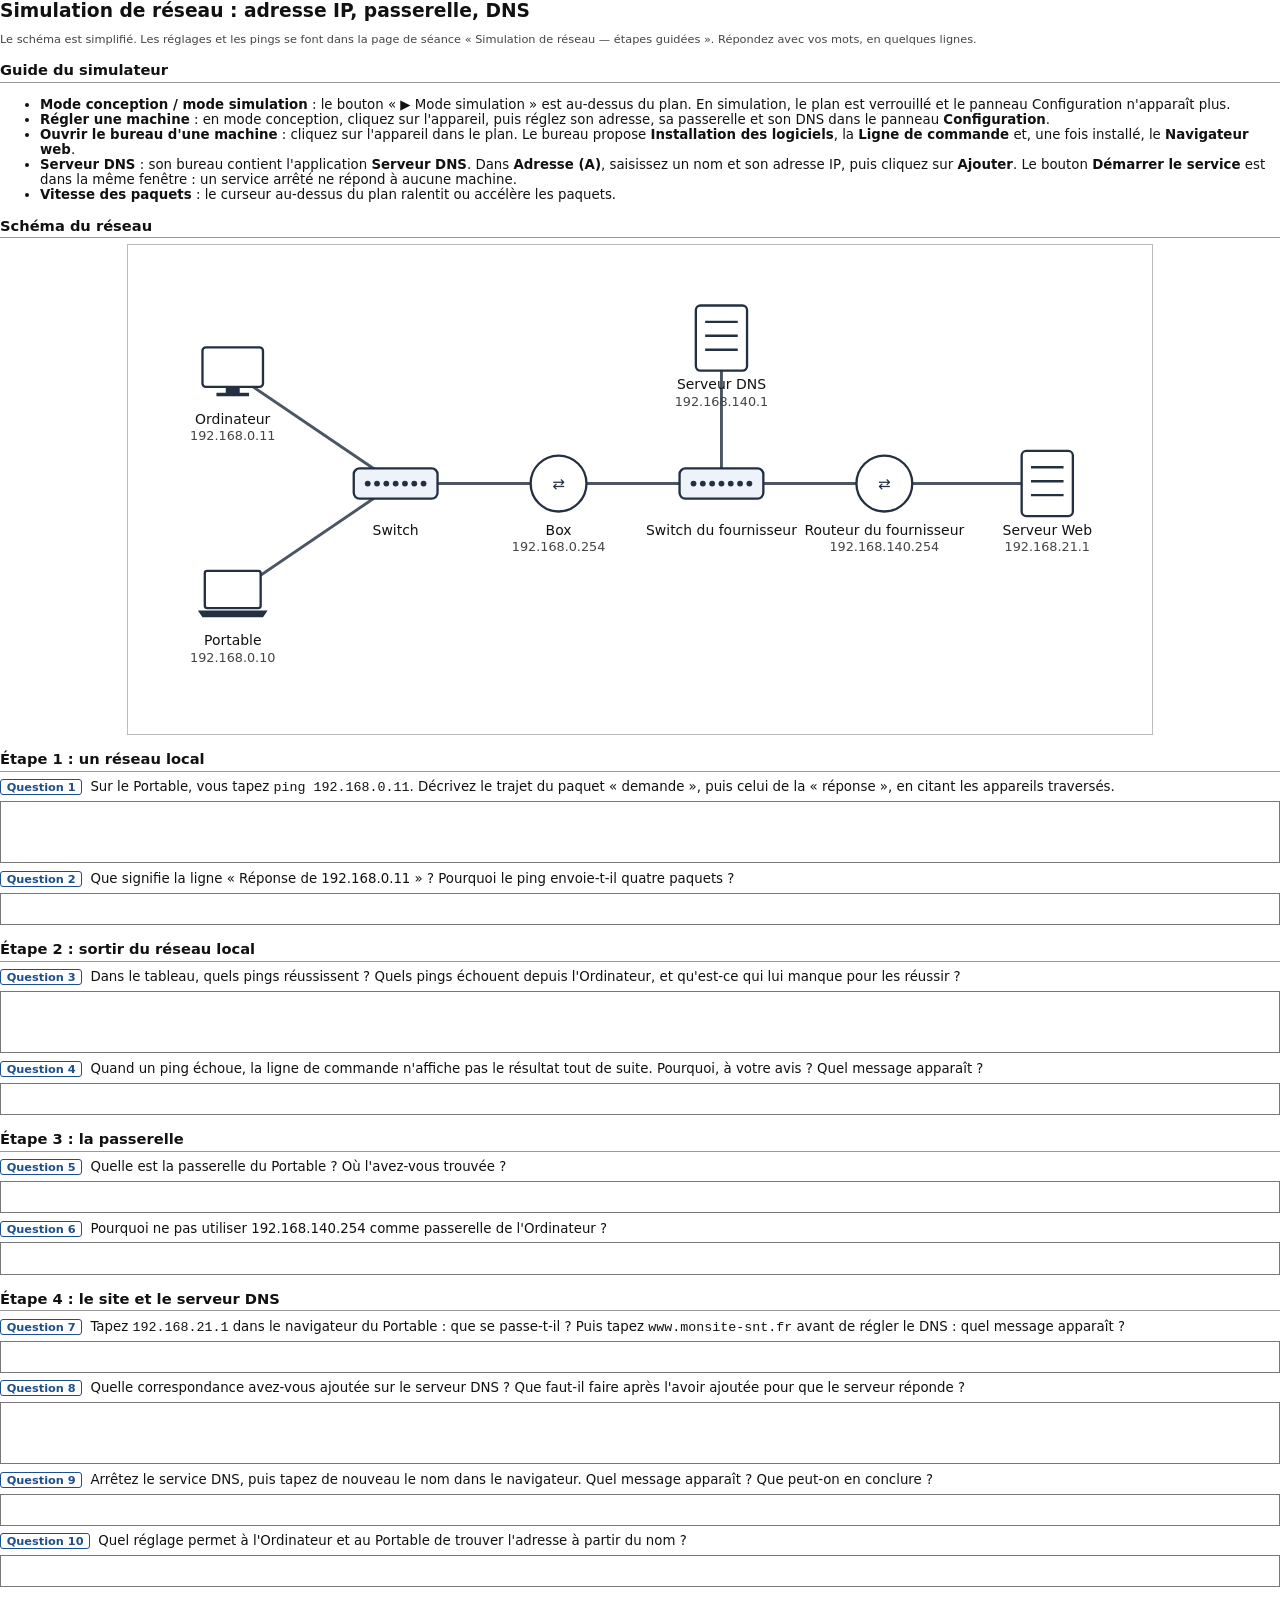
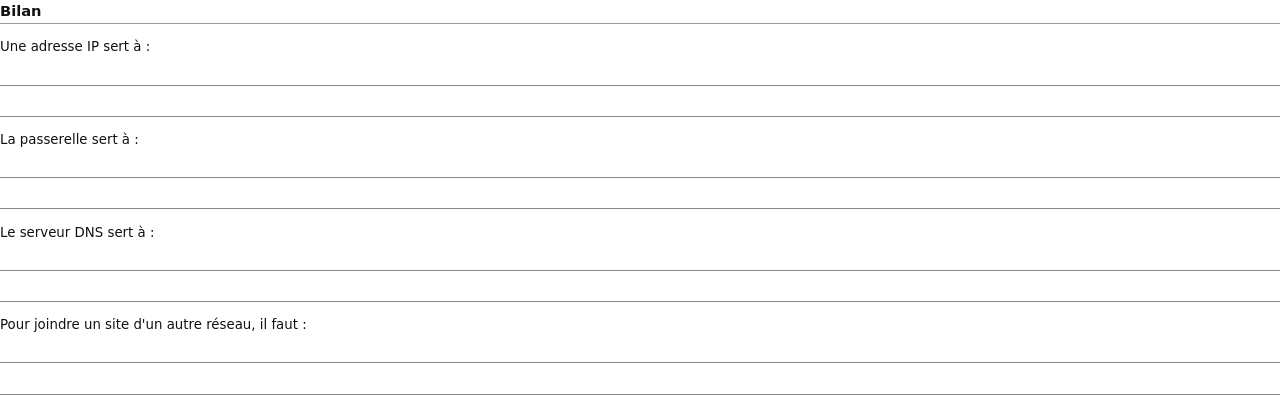
<file: snt/internet/reseau-ip-passerelle-dns/fiche_eleve_simulateur.html>
<!doctype html>
<html lang="fr">
<head>
<meta charset="utf-8">
<meta name="viewport" content="width=device-width, initial-scale=1">
<meta name="robots" content="noindex, nofollow">
<title>Fiche élève — Simulation de réseau (simulateur)</title>
<style>
  @page { size: A4; margin: 12mm; }
  body { font-family: system-ui, "Segoe UI", Roboto, sans-serif; font-size: 10pt; color:#111; margin:0; }
  h1 { font-size: 14pt; margin: 0 0 2mm; }
  h2 { font-size: 11pt; margin: 4mm 0 1.5mm; border-bottom: 1px solid #999; padding-bottom: 1mm; }
  .meta { display:flex; gap:6mm; font-size:9.5pt; margin-bottom:2mm; }
  .box { border:1px solid #777; height: 8mm; margin: 1.5mm 0; }
  .box.tall { height: 16mm; }
  table { width:100%; border-collapse: collapse; font-size: 9.5pt; }
  td, th { border:1px solid #777; padding: 1.5mm 1.5mm; vertical-align: middle; text-align:left; }
  .q { margin: 2mm 0 0; }
  .page-break { page-break-before: always; }
  .small { font-size: 8.5pt; color:#444; }
  .schema { width:80%; height:auto; display:block; margin:0 auto; border:1px solid #bbb; }
  .nlab { font-size:12px; fill:#111; text-anchor:middle; }
  .nip { font-size:11px; fill:#444; text-anchor:middle; }
  .trace p { margin: 4mm 0 0; }
  .trace .l { height: 8mm; border-bottom: 0.3mm solid #888; }
  .etape { display:inline-block; font-size:8.5pt; font-weight:700; color:#1f4e8c; border:1px solid #1f4e8c; border-radius:3px; padding:0 1.5mm; margin-right:1mm; white-space:nowrap; }

  .sim-note { border-left:3px solid #1f4e8c; padding:2mm 3mm; margin:2mm 0; font-size:9pt; }
  .q, .box, .aide { break-inside: avoid; }
  .q { break-after: avoid; }
</style>
</head>
<body>
<h1>Simulation de réseau : adresse IP, passerelle, DNS</h1>
<p class="small">Le schéma est simplifié. Les réglages et les pings se font dans la page de séance « Simulation de réseau — étapes guidées ». Répondez avec vos mots, en quelques lignes.</p>

<h2>Guide du simulateur</h2>
<div class="aide">
  <ul>
    <li><b>Mode conception / mode simulation</b> : le bouton « ▶ Mode simulation » est au-dessus du plan. En simulation, le plan est verrouillé et le panneau Configuration n'apparaît plus.</li>
    <li><b>Régler une machine</b> : en mode conception, cliquez sur l'appareil, puis réglez son adresse, sa passerelle et son DNS dans le panneau <b>Configuration</b>.</li>
    <li><b>Ouvrir le bureau d'une machine</b> : cliquez sur l'appareil dans le plan. Le bureau propose <b>Installation des logiciels</b>, la <b>Ligne de commande</b> et, une fois installé, le <b>Navigateur web</b>.</li>
    <li><b>Serveur DNS</b> : son bureau contient l'application <b>Serveur DNS</b>. Dans <b>Adresse (A)</b>, saisissez un nom et son adresse IP, puis cliquez sur <b>Ajouter</b>. Le bouton <b>Démarrer le service</b> est dans la même fenêtre : un service arrêté ne répond à aucune machine.</li>
    <li><b>Vitesse des paquets</b> : le curseur au-dessus du plan ralentit ou accélère les paquets.</li>
  </ul>
</div>

<h2>Schéma du réseau</h2>
<svg viewBox="0 0 880 420" xmlns="http://www.w3.org/2000/svg" class="schema"><line x1="90" y1="110" x2="230" y2="205" stroke="#4b5563" stroke-width="2.5"></line><line x1="90" y1="300" x2="230" y2="205" stroke="#4b5563" stroke-width="2.5"></line><line x1="230" y1="205" x2="370" y2="205" stroke="#4b5563" stroke-width="2.5"></line><line x1="370" y1="205" x2="510" y2="205" stroke="#4b5563" stroke-width="2.5"></line><line x1="650" y1="205" x2="510" y2="205" stroke="#4b5563" stroke-width="2.5"></line><line x1="510" y1="80" x2="510" y2="205" stroke="#4b5563" stroke-width="2.5"></line><line x1="650" y1="205" x2="790" y2="205" stroke="#4b5563" stroke-width="2.5"></line><g transform="translate(90,110)"><rect x="-50" y="-40" width="100" height="84" fill="transparent"></rect><rect x="-26" y="-22" width="52" height="34" rx="3" fill="#fff" stroke="#243041" stroke-width="2"></rect><rect x="-6" y="12" width="12" height="6" fill="#243041"></rect><rect x="-14" y="17" width="28" height="3" fill="#243041"></rect><text x="0" y="44" class="nlab">Ordinateur</text><text x="0" y="58" class="nip">192.168.0.11</text></g><g transform="translate(90,300)"><rect x="-50" y="-40" width="100" height="84" fill="transparent"></rect><rect x="-24" y="-20" width="48" height="32" rx="2" fill="#fff" stroke="#243041" stroke-width="2"></rect><path d="M-30 14 L30 14 L26 20 L-26 20 Z" fill="#243041"></path><text x="0" y="44" class="nlab">Portable</text><text x="0" y="58" class="nip">192.168.0.10</text></g><g transform="translate(230,205)"><rect x="-50" y="-40" width="100" height="84" fill="transparent"></rect><rect x="-36" y="-13" width="72" height="26" rx="5" fill="#eef3fb" stroke="#243041" stroke-width="2"></rect><circle cx="-24" cy="0" r="2.5" fill="#243041"></circle><circle cx="-16" cy="0" r="2.5" fill="#243041"></circle><circle cx="-8" cy="0" r="2.5" fill="#243041"></circle><circle cx="0" cy="0" r="2.5" fill="#243041"></circle><circle cx="8" cy="0" r="2.5" fill="#243041"></circle><circle cx="16" cy="0" r="2.5" fill="#243041"></circle><circle cx="24" cy="0" r="2.5" fill="#243041"></circle><text x="0" y="44" class="nlab">Switch</text></g><g transform="translate(370,205)"><rect x="-50" y="-40" width="100" height="84" fill="transparent"></rect><circle cx="0" cy="0" r="24" fill="#fff" stroke="#243041" stroke-width="2"></circle><text x="0" y="5" text-anchor="middle" font-size="13" fill="#243041">⇄</text><text x="0" y="44" class="nlab">Box</text><text x="0" y="58" class="nip">192.168.0.254</text></g><g transform="translate(510,205)"><rect x="-50" y="-40" width="100" height="84" fill="transparent"></rect><rect x="-36" y="-13" width="72" height="26" rx="5" fill="#eef3fb" stroke="#243041" stroke-width="2"></rect><circle cx="-24" cy="0" r="2.5" fill="#243041"></circle><circle cx="-16" cy="0" r="2.5" fill="#243041"></circle><circle cx="-8" cy="0" r="2.5" fill="#243041"></circle><circle cx="0" cy="0" r="2.5" fill="#243041"></circle><circle cx="8" cy="0" r="2.5" fill="#243041"></circle><circle cx="16" cy="0" r="2.5" fill="#243041"></circle><circle cx="24" cy="0" r="2.5" fill="#243041"></circle><text x="0" y="44" class="nlab">Switch du fournisseur</text></g><g transform="translate(650,205)"><rect x="-50" y="-40" width="100" height="84" fill="transparent"></rect><circle cx="0" cy="0" r="24" fill="#fff" stroke="#243041" stroke-width="2"></circle><text x="0" y="5" text-anchor="middle" font-size="13" fill="#243041">⇄</text><text x="0" y="44" class="nlab">Routeur du fournisseur</text><text x="0" y="58" class="nip">192.168.140.254</text></g><g transform="translate(510,80)"><rect x="-50" y="-40" width="100" height="84" fill="transparent"></rect><rect x="-22" y="-28" width="44" height="56" rx="4" fill="#fff" stroke="#243041" stroke-width="2"></rect><line x1="-14" y1="-14" x2="14" y2="-14" stroke="#243041" stroke-width="2"></line><line x1="-14" y1="-2" x2="14" y2="-2" stroke="#243041" stroke-width="2"></line><line x1="-14" y1="10" x2="14" y2="10" stroke="#243041" stroke-width="2"></line><text x="0" y="44" class="nlab">Serveur DNS</text><text x="0" y="58" class="nip">192.168.140.1</text></g><g transform="translate(790,205)"><rect x="-50" y="-40" width="100" height="84" fill="transparent"></rect><rect x="-22" y="-28" width="44" height="56" rx="4" fill="#fff" stroke="#243041" stroke-width="2"></rect><line x1="-14" y1="-14" x2="14" y2="-14" stroke="#243041" stroke-width="2"></line><line x1="-14" y1="-2" x2="14" y2="-2" stroke="#243041" stroke-width="2"></line><line x1="-14" y1="10" x2="14" y2="10" stroke="#243041" stroke-width="2"></line><text x="0" y="44" class="nlab">Serveur Web</text><text x="0" y="58" class="nip">192.168.21.1</text></g></svg>

<h2>Étape 1 : un réseau local</h2>
<p class="q"><span class="etape">Question 1</span> Sur le Portable, vous tapez <code>ping 192.168.0.11</code>. Décrivez le trajet du paquet « demande », puis celui de la « réponse », en citant les appareils traversés.</p>
<div class="box tall"></div>
<p class="q"><span class="etape">Question 2</span> Que signifie la ligne « Réponse de 192.168.0.11 » ? Pourquoi le ping envoie-t-il quatre paquets ?</p>
<div class="box"></div>

<h2>Étape 2 : sortir du réseau local</h2>
<p class="q"><span class="etape">Question 3</span> Dans le tableau, quels pings réussissent ? Quels pings échouent depuis l'Ordinateur, et qu'est-ce qui lui manque pour les réussir ?</p>
<div class="box tall"></div>
<p class="q"><span class="etape">Question 4</span> Quand un ping échoue, la ligne de commande n'affiche pas le résultat tout de suite. Pourquoi, à votre avis ? Quel message apparaît ?</p>
<div class="box"></div>

<h2>Étape 3 : la passerelle</h2>
<p class="q"><span class="etape">Question 5</span> Quelle est la passerelle du Portable ? Où l'avez-vous trouvée ?</p>
<div class="box"></div>
<p class="q"><span class="etape">Question 6</span> Pourquoi ne pas utiliser 192.168.140.254 comme passerelle de l'Ordinateur ?</p>
<div class="box"></div>

<h2>Étape 4 : le site et le serveur DNS</h2>
<p class="q"><span class="etape">Question 7</span> Tapez <code>192.168.21.1</code> dans le navigateur du Portable : que se passe-t-il ? Puis tapez <code>www.monsite-snt.fr</code> avant de régler le DNS : quel message apparaît ?</p>
<div class="box"></div>
<p class="q"><span class="etape">Question 8</span> Quelle correspondance avez-vous ajoutée sur le serveur DNS ? Que faut-il faire après l'avoir ajoutée pour que le serveur réponde ?</p>
<div class="box tall"></div>
<p class="q"><span class="etape">Question 9</span> Arrêtez le service DNS, puis tapez de nouveau le nom dans le navigateur. Quel message apparaît ? Que peut-on en conclure ?</p>
<div class="box"></div>
<p class="q"><span class="etape">Question 10</span> Quel réglage permet à l'Ordinateur et au Portable de trouver l'adresse à partir du nom ?</p>
<div class="box"></div>


<h2>Bilan</h2>
<div class="trace">
  <p>Une adresse IP sert à :</p>
  <div class="l"></div>
  <div class="l"></div>
  <p>La passerelle sert à :</p>
  <div class="l"></div>
  <div class="l"></div>
  <p>Le serveur DNS sert à :</p>
  <div class="l"></div>
  <div class="l"></div>
  <p>Pour joindre un site d'un autre réseau, il faut :</p>
  <div class="l"></div>
  <div class="l"></div>
</div>

</body>
</html>
</file>
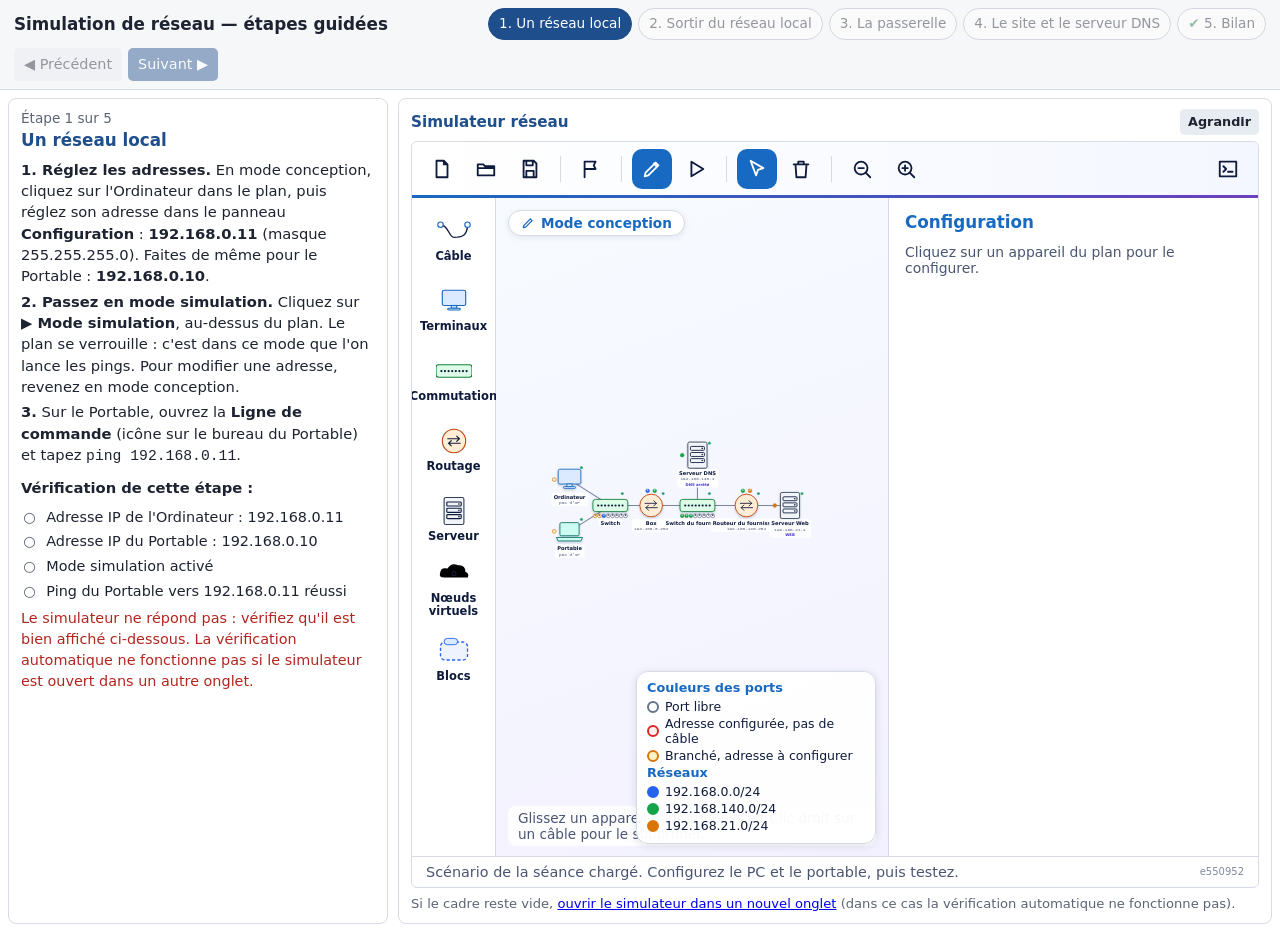
<file: snt/internet/reseau-ip-passerelle-dns/seance-simulateur.html>
<!doctype html>
<html lang="fr">
<head>
<meta charset="utf-8">
<meta name="viewport" content="width=device-width, initial-scale=1">
<meta name="robots" content="noindex, nofollow">
<title>Simulation de réseau — étapes guidées (simulateur)</title>
<style>
  :root { --fg:#1d2330; --muted:#5b6475; --line:#d7dce5; --bg:#f6f7f9; --ok:#1f7a3d; --ko:#b3261e; --acc:#1f4e8c; }
  * { box-sizing:border-box; }
  body { margin:0; font-family:system-ui,"Segoe UI",Roboto,sans-serif; color:var(--fg); background:#fff; line-height:1.45; }
  header { position:sticky; top:0; z-index:5; background:var(--bg); border-bottom:1px solid var(--line); padding:8px 14px; display:flex; flex-wrap:wrap; gap:8px; align-items:center; justify-content:space-between; }
  h1 { font-size:1.05rem; margin:0; }
  .steps, .hbtn { display:flex; gap:6px; flex-wrap:wrap; }
  .chip { padding:5px 10px; border-radius:999px; border:1px solid #aab2c0; background:#fff; color:var(--fg); font-size:.85rem; cursor:pointer; }
  .chip.cur { background:var(--acc); color:#fff; border-color:var(--acc); }
  .chip.ok::before { content:"✔ "; color:var(--ok); }
  .chip.cur.ok::before { color:#fff; }
  button { padding:6px 10px; border:0; border-radius:5px; background:var(--acc); color:#fff; font:inherit; font-size:.9rem; cursor:pointer; }
  button:disabled { opacity:.45; cursor:default; }
  button.sec { background:#e7ebf2; color:var(--fg); }
  main { display:flex; flex-direction:column; gap:10px; padding:10px; }
  .card { border:1px solid var(--line); border-radius:8px; padding:10px 12px; background:#fff; min-height:0; }
  .card h2 { font-size:.95rem; margin:0 0 6px; color:var(--acc); display:flex; justify-content:space-between; align-items:center; gap:8px; }
  .card h2 button { font-size:.8rem; padding:4px 8px; }
  .steps-card { overflow:auto; font-size:.92rem; }
  .steps-card #stepBody p { margin:4px 0; }
  .steps-card .checks li { font-size:.9rem; margin:4px 0; }
  .sim-card { display:flex; flex-direction:column; }
  iframe.sim { width:100%; flex:1; min-height:480px; height:70vh; border:1px solid var(--line); border-radius:6px; background:#fbfcfd; }
  /* Grand écran : étapes à gauche, simulateur qui occupe toute la hauteur disponible */
  @media (min-width:1000px) {
    main { display:grid; grid-template-columns:minmax(300px,380px) minmax(0,1fr); height:calc(100vh - 58px); padding:8px; gap:10px; }
    .steps-card { height:100%; }
    .sim-card { height:100%; }
    iframe.sim { height:auto; min-height:0; }
  }
  /* Petits écrans (ordinateurs élèves) : le simulateur reste le plus grand possible */
  @media (max-width:999px) {
    header { padding:6px 10px; }
    h1 { font-size:.95rem; }
    .chip { font-size:.78rem; padding:4px 8px; }
  }
  .legend { font-size:.82rem; color:var(--muted); margin-top:6px; }
  .plan li { margin:4px 0; }
  .checks ul { list-style:none; padding:0; margin:8px 0 0; }
  .checks li { display:flex; gap:8px; align-items:flex-start; font-size:.95rem; margin:6px 0; }
  .st { flex:none; font-weight:700; width:1.2em; text-align:center; }
  .st.ok { color:var(--ok); } .st.ko { color:var(--ko); } .st.wait { color:var(--muted); }
  .simerr { color:var(--ko); font-size:.9rem; margin-top:6px; }
  table.m { width:100%; border-collapse:collapse; font-size:.9rem; margin-top:6px; }
  table.m th, table.m td { border:1px solid var(--line); padding:5px; text-align:left; vertical-align:middle; }
  .recap { display:grid; grid-template-columns:repeat(auto-fit,minmax(240px,1fr)); gap:10px; list-style:none; padding:0; }
  .recap li { border:1px solid var(--line); border-left:4px solid var(--acc); border-radius:6px; padding:10px 12px; background:#fbfcfe; }
  .recap li b { display:block; color:var(--acc); margin-bottom:3px; }
  /* Bilan : pleine largeur, sans simulateur */
  body.bilan main { display:block; height:auto; padding:16px 22px; }
  body.bilan .sim-card { display:none; }
  body.bilan .steps-card { height:auto; overflow:visible; font-size:1rem; }
  body.bilan .recap { grid-template-columns:repeat(auto-fit,minmax(280px,1fr)); gap:14px; }
  body.bilan .recap li { padding:16px 18px; font-size:1.02rem; }
  table.m td.c, table.m th.c { text-align:center; width:64px; }
  table.m input[type=radio] { width:18px; height:18px; margin:0; cursor:pointer; }
  .bilan .bt { font-size:1.4rem; color:var(--acc); margin:0 0 14px; }
  .flow { display:flex; flex-wrap:wrap; align-items:center; gap:8px; margin-bottom:18px; }
  .fn { border:2px solid var(--acc); border-radius:10px; padding:10px 14px; background:#eef4ff; text-align:center; min-width:140px; }
  .fn b { display:block; color:var(--acc); } .fn small { color:var(--muted); }
  .ar { font-size:1.6rem; color:var(--acc); }
  .cards { display:grid; grid-template-columns:repeat(auto-fit,minmax(260px,1fr)); gap:14px; }
  .kc { position:relative; border:1px solid var(--line); border-radius:10px; padding:16px 16px 14px 62px; background:#fbfcfe; }
  .kc .num { position:absolute; left:14px; top:14px; width:34px; height:34px; border-radius:50%; background:var(--acc); color:#fff; display:flex; align-items:center; justify-content:center; font-weight:700; }
  .kc h3 { margin:0 0 4px; font-size:1.05rem; color:var(--acc); }
  .kc p { margin:0; font-size:.98rem; }
  .rule { margin-top:18px; padding:14px 16px; border-left:5px solid var(--ok); background:#f1faf4; border-radius:6px; font-size:1.02rem; }
  /* Fiche de synthèse (bilan) */
  .fiche { max-width:1000px; margin:0 auto; color:#111; }
  .fiche .bt { font-size:1.4rem; color:var(--acc); margin:0 0 12px; }
  .fh { display:flex; justify-content:space-between; align-items:flex-start; gap:16px; border-bottom:3px solid var(--acc); padding-bottom:10px; margin-bottom:6px; }
  .fh h2 { margin:0; font-size:1.7rem; color:var(--acc); }
  .fh p { margin:2px 0 0; color:var(--muted); }
  .fmeta { font-size:.95rem; line-height:1.9; text-align:right; }
  .fiche h3 { font-size:1.15rem; color:var(--acc); margin:20px 0 8px; border-bottom:1px solid var(--line); padding-bottom:4px; }
  table.synth { width:100%; border-collapse:collapse; font-size:.98rem; }
  table.synth th { background:var(--acc); color:#fff; text-align:left; padding:8px 10px; }
  table.synth td { border-bottom:1px solid var(--line); padding:8px 10px; vertical-align:top; }
  table.synth tr:nth-child(even) td { background:#f6f8fb; }
  ol.chemin { padding-left:0; list-style:none; counter-reset:c; }
  ol.chemin li { counter-increment:c; position:relative; padding:8px 0 8px 40px; border-bottom:1px dashed var(--line); }
  ol.chemin li::before { content:counter(c); position:absolute; left:0; top:6px; width:28px; height:28px; border-radius:50%; background:var(--acc); color:#fff; display:flex; align-items:center; justify-content:center; font-weight:700; }
  ul.cl { list-style:none; padding:0; margin:0; }
  ul.cl li { padding:6px 0 6px 28px; position:relative; }
  ul.cl li::before { content:'☐'; position:absolute; left:0; color:var(--acc); font-size:1.1rem; }
  .q { margin:10px 0 2px; font-weight:600; }
  .ligne { border-bottom:1px solid #9aa3b2; height:28px; }
  .ft { margin-top:22px; text-align:right; }
  @media print {
    header, .steps-card .checks, .sim-card, .ft { display:none !important; }
    body.bilan main { padding:0 !important; }
    body.bilan .steps-card { border:0 !important; padding:0 !important; }
    .fiche h3 { break-after:avoid; }
    .ligne { height:22px; }
  }
</style>
</head>
<body>
<header>
  <h1>Simulation de réseau — étapes guidées</h1>
  <div class="steps" id="stepBar"></div>
  <div class="hbtn">
    <button class="sec" id="bPrev" onclick="go(-1)">◀ Précédent</button>
    <button id="bNext" onclick="go(1)">Suivant ▶</button>
  </div>
</header>

<main>
  <div class="card steps-card">
    <div id="stepNo" style="font-size:.85rem;color:var(--muted)"></div>
    <h2 id="stepTitle" style="font-size:1.05rem;margin:0 0 6px;display:block"></h2>
    <div id="stepBody"></div>
  </div>

  <div class="card sim-card">
    <h2>Simulateur réseau <button class="sec" onclick="fullSim()">Agrandir</button></h2>
    <iframe class="sim" id="sim" src="https://techno-snt.github.io/activites/outils/simulateur-reseau/?scenario=seance" title="Simulateur réseau" allow="fullscreen"></iframe>
    <div class="legend">Si le cadre reste vide, <a href="https://techno-snt.github.io/activites/outils/simulateur-reseau/?scenario=seance" target="_blank" rel="noopener">ouvrir le simulateur dans un nouvel onglet</a> (dans ce cas la vérification automatique ne fonctionne pas).</div>
  </div>
</main>

<script>
const SITE = 'www.monsite-snt.fr';

// Tableau des pings (étape 2) : la bonne réponse n'est pas dans la page, elle est lue dans le simulateur
const ROWS = [
  { k:'a', src:'NB', dst:'192.168.0.11',  from:'Portable',   to:'Ordinateur 192.168.0.11' },
  { k:'b', src:'PC', dst:'192.168.0.10',  from:'Ordinateur', to:'Portable 192.168.0.10' },
  { k:'c', src:'PC', dst:'192.168.140.1', from:'Ordinateur', to:'192.168.140.1' },
  { k:'d', src:'PC', dst:'192.168.21.1',  from:'Ordinateur', to:'192.168.21.1' },
  { k:'e', src:'NB', dst:'192.168.140.1', from:'Portable',   to:'192.168.140.1' },
  { k:'f', src:'NB', dst:'192.168.21.1',  from:'Portable',   to:'192.168.21.1' }
];
const answers = {};    // réponses de l'élève au tableau
const selfDone = {};   // cases à cocher non vérifiables par la page

// Nombre de paquets reçus lors du dernier ping vers dst lancé depuis host (null si jamais lancé)
function lastStats(out, host, dst) {
  const L = out[host] || [];
  let idx = -1;
  for (let i = 0; i < L.length; i++) if (L[i].indexOf('Statistiques Ping pour ' + dst + ':') === 0) idx = i;
  if (idx < 0) return null;
  for (let j = idx + 1; j < L.length && j <= idx + 4; j++) {
    const m = /reçus = (\d+)/.exec(L[j]);
    if (m) return +m[1];
  }
  return null;
}
// État du simulateur (même site : lecture possible), ou null si le cadre ne répond pas
function sim() {
  try {
    const f = document.getElementById('sim');
    return f.contentWindow && f.contentWindow.simState ? f.contentWindow.simState() : null;
  } catch (e) { return null; }
}

const STEPS = [
  { t:'Un réseau local',
    html:`<p><b>1. Réglez les adresses.</b> En mode conception, cliquez sur l'Ordinateur dans le plan, puis réglez son adresse dans le panneau <b>Configuration</b> : <b>192.168.0.11</b> (masque 255.255.255.0). Faites de même pour le Portable : <b>192.168.0.10</b>.</p>
    <p><b>2. Passez en mode simulation.</b> Cliquez sur <b>▶ Mode simulation</b>, au-dessus du plan. Le plan se verrouille : c'est dans ce mode que l'on lance les pings. Pour modifier une adresse, revenez en mode conception.</p>
    <p><b>3.</b> Sur le Portable, ouvrez la <b>Ligne de commande</b> (icône sur le bureau du Portable) et tapez <code>ping 192.168.0.11</code>.</p>`,
    checks:[
      { l:"Adresse IP de l'Ordinateur : 192.168.0.11", t:s => s.nodes.PC && s.nodes.PC.ip === '192.168.0.11' },
      { l:"Adresse IP du Portable : 192.168.0.10", t:s => s.nodes.NB && s.nodes.NB.ip === '192.168.0.10' },
      { l:"Mode simulation activé", t:s => s.sim === true },
      { l:"Ping du Portable vers 192.168.0.11 réussi", t:s => (lastStats(s.out, 'NB', '192.168.0.11') || 0) > 0 }
    ] },
  { t:'Sortir du réseau local',
    html:`<p>Restez en <b>mode simulation</b>. Lancez chaque ping depuis la machine indiquée dans sa <b>Ligne de commande</b> (icône sur le bureau), puis notez si la réponse est <b>réussie ou non</b>. Pour cette question, augmentez la vitesse des paquets (curseur au-dessus du plan).</p>
    <table class="m">
      <tr><th>Depuis</th><th>Vers</th><th class="c">Réussi</th><th class="c">Échec</th></tr>
      ${ROWS.map(r => `<tr><td>${r.from}</td><td>${r.to}</td>
        <td class="c"><input type="radio" aria-label="Réussi" name="r-${r.k}" onchange="setAns('${r.k}','ok')" ${answers[r.k] === 'ok' ? 'checked' : ''}></td>
        <td class="c"><input type="radio" aria-label="Échec" name="r-${r.k}" onchange="setAns('${r.k}','ko')" ${answers[r.k] === 'ko' ? 'checked' : ''}></td></tr>`).join('')}
    </table>`,
    checks: ROWS.map(r => ({
      l:`${r.from} → ${r.to} : ping lancé et réponse correctement indiquée`,
      t:s => { const rec = lastStats(s.out, r.src, r.dst); return rec !== null && ((rec > 0) === (answers[r.k] === 'ok')); }
    })) },
  { t:'La passerelle',
    html:`<p>Le Portable fonctionne déjà vers l'extérieur. En mode conception, cliquez sur le Portable et relevez sa <b>passerelle</b> dans le panneau Configuration. Reportez cette adresse comme passerelle de l'<b>Ordinateur</b>, puis revenez en <b>mode simulation</b>.</p>
    <p>Sur l'Ordinateur, ouvrez la <b>Ligne de commande</b> et tapez <code>ping 192.168.140.1</code>. Observez le trajet du paquet sur le plan.</p>`,
    checks:[
      { l:"Passerelle du Portable reportée sur l'Ordinateur", t:s => !!s.nodes.PC && !!s.nodes.NB && s.nodes.PC.gw !== '' && s.nodes.PC.gw === s.nodes.NB.gw },
      { l:"Ping de l'Ordinateur vers 192.168.140.1 réussi", t:s => (lastStats(s.out, 'PC', '192.168.140.1') || 0) > 0 }
    ] },
  { t:'Le site et le serveur DNS',
    html:`<p>Le serveur DNS et le serveur Web sont des <b>serveurs</b> (palette « Serveur »), déjà en place.</p>
    <p><b>1. Installez le navigateur sur le Portable.</b> Cliquez sur le Portable dans le plan : son bureau s'affiche. Ouvrez <b>Installation des logiciels</b>, sélectionnez le <b>Navigateur web</b> et installez-le.</p>
    <p><b>2.</b> Ouvrez le <b>Navigateur web</b> du Portable et tapez <code>192.168.21.1</code> : la page du site s'affiche.</p>
    <p><b>3.</b> Tapez <code>${SITE}</code> : cela ne marche pas, le serveur DNS ne connaît pas encore ce nom.</p>
    <p><b>4. Ajoutez la correspondance sur le serveur DNS.</b> En <b>mode simulation</b>, cliquez sur le Serveur DNS dans le plan : son bureau s'affiche. Ouvrez l'application <b>Serveur DNS</b> et, dans <b>Adresse (A)</b>, saisissez le nom <code>${SITE}</code> et l'adresse <code>192.168.21.1</code>, puis cliquez sur <b>Ajouter</b>.</p>
    <p><b>5. Démarrez le service DNS.</b> Dans la fenêtre <b>Serveur DNS</b>, cliquez sur <b>Démarrer le service</b>. Un service arrêté ne répond à aucune machine.</p>
    <p><b>6. Réglez le DNS.</b> Repassez en <b>mode conception</b> : sur les deux machines, indiquez le serveur DNS <b>192.168.140.1</b> dans le panneau Configuration. Revenez en mode simulation, retapez le nom dans le navigateur, puis lancez <code>ping ${SITE}</code> dans la Ligne de commande.</p>`,
    checks:[
      { l:"Navigateur web installé sur le Portable", t:s => !!s.nodes.NB && s.nodes.NB.sw.indexOf('nav') >= 0 },
      { l:`Correspondance ${SITE} = 192.168.21.1 ajoutée sur le serveur DNS`, t:s => !!s.nodes.DNS && s.nodes.DNS.rec[SITE] === '192.168.21.1' },
      { l:"Service DNS démarré sur le serveur DNS", t:s => !!s.nodes.DNS && !(s.nodes.DNS.svcStop && s.nodes.DNS.svcStop.dns) },
      { l:"Serveur DNS 192.168.140.1 réglé sur les deux machines", t:s => !!s.nodes.PC && !!s.nodes.NB && s.nodes.PC.dns === '192.168.140.1' && s.nodes.NB.dns === '192.168.140.1' },
      { l:`Ping de ${SITE} réussi (par le nom)`, t:s => ['PC', 'NB'].some(h => (s.out[h] || []).some(x => x.indexOf('sur ' + SITE + ' [') >= 0) && (lastStats(s.out, h, '192.168.21.1') || 0) > 0) },
      { l:"Page du site affichée dans le navigateur (vérifié par vous)", self:true }
    ] },
  { t:'Bilan', recap:true,
    html:`<article class="fiche">
      <h2 class="bt">Résumé des notions</h2>
      <table class="synth">
        <tr><th>Notion</th><th>Rôle</th><th>Dans la simulation</th></tr>
        <tr><td><b>Adresse IP</b></td><td>Identifie une machine. Avec le masque 255.255.255.0, les trois premiers nombres désignent son réseau.</td><td>Ordinateur 192.168.0.11 ; Portable 192.168.0.10</td></tr>
        <tr><td><b>Switch</b></td><td>Relie les machines d'un même réseau : elles se parlent directement.</td><td>Switch du réseau de la maison</td></tr>
        <tr><td><b>Passerelle</b></td><td>Fait sortir un paquet vers un autre réseau. Une machine ne l'utilise que hors de son réseau.</td><td>192.168.0.254 (la box)</td></tr>
        <tr><td><b>Serveur DNS</b></td><td>Traduit un nom de site en adresse IP. Il doit être démarré pour répondre.</td><td>${SITE} → 192.168.21.1</td></tr>
        <tr><td><b>Ping</b></td><td>Envoie une demande et attend la réponse : il teste le chemin aller et le chemin retour.</td><td>Ligne de commande de chaque machine</td></tr>
      </table>

      <h3>Le chemin d'une visite de site</h3>
      <ol class="chemin">
        <li>Le Portable demande au serveur DNS (192.168.140.1) l'adresse de ${SITE}.</li>
        <li>Le serveur DNS répond : 192.168.21.1.</li>
        <li>Le Portable envoie sa requête à sa passerelle, la box.</li>
        <li>La box transmet au routeur de l'opérateur, qui fait parvenir la requête au serveur web.</li>
        <li>Le serveur web renvoie la page, qui s'affiche dans le navigateur.</li>
      </ol>

      <h3>Pour joindre un site d'un autre réseau, il faut</h3>
      <ul class="cl">
        <li>une adresse IP sur chaque machine ;</li>
        <li>une passerelle pour sortir du réseau local ;</li>
        <li>un serveur DNS qui connaît le nom, et qui est démarré ;</li>
        <li>un serveur web qui répond à l'adresse IP trouvée.</li>
      </ul>
    </article>` }
];

let step = 0;

function stepOK(i) {
  const s = sim(), st = STEPS[i];
  if (!st.checks) return true;
  return st.checks.every((c, j) => c.self ? !!selfDone[i + '-' + j] : (!!s && !!c.t(s)));
}
function setAns(k, v) { answers[k] = v; updateChecks(); }
function setSelf(i, j, v) { selfDone[i + '-' + j] = v; updateChecks(); }

function checksHTML() {
  const st = STEPS[step];
  if (!st.checks) return '';
  const s = sim();
  const items = st.checks.map((c, j) => {
    if (c.self) return `<li><span class="st ${selfDone[step + '-' + j] ? 'ok' : 'wait'}">${selfDone[step + '-' + j] ? '✔' : '○'}</span><label><input type="checkbox" ${selfDone[step + '-' + j] ? 'checked' : ''} onchange="setSelf(${step},${j},this.checked)"> ${c.l}</label></li>`;
    const ok = !!s && !!c.t(s);
    const cls = !s ? 'wait' : ok ? 'ok' : 'ko';
    return `<li><span class="st ${cls}">${!s ? '○' : ok ? '✔' : '✖'}</span><span>${c.l}</span></li>`;
  }).join('');
  const err = s ? '' : '<div class="simerr">Le simulateur ne répond pas : vérifiez qu\'il est bien affiché ci-dessous. La vérification automatique ne fonctionne pas si le simulateur est ouvert dans un autre onglet.</div>';
  return `<div class="checks" style="margin-top:10px"><b>Vérification de cette étape :</b><ul>${items}</ul>${err}</div>`;
}

function render() {
  const st = STEPS[step];
  document.body.classList.toggle('bilan', !!st.recap);
  document.getElementById('stepNo').textContent = `Étape ${step + 1} sur ${STEPS.length}`;
  document.getElementById('stepTitle').textContent = st.t;
  document.getElementById('stepBody').innerHTML = st.html + '<div id="chk">' + checksHTML() + '</div>';
  updateChecks();
}

// Mise à jour périodique : bascule des états, boutons et pastilles, sans reconstruire les réponses saisies
function updateChecks() {
  const chk = document.getElementById('chk');
  if (chk && STEPS[step].checks) chk.innerHTML = checksHTML();
  const f = STEPS.map((_, i) => stepOK(i));
  document.getElementById('stepBar').innerHTML = STEPS.map((x, i) => {
    const canGo = i <= step || f.slice(0, i).every(Boolean);
    return `<button class="chip ${i === step ? 'cur' : ''} ${f[i] ? 'ok' : ''}" ${canGo ? '' : 'disabled'} onclick="setStep(${i})">${i + 1}. ${x.t}</button>`;
  }).join('');
  document.getElementById('bPrev').disabled = step === 0;
  document.getElementById('bNext').disabled = step >= STEPS.length - 1 || !f[step];
}
function setStep(i) {
  if (i > step && !stepOK(step)) return;
  step = i; render(); window.scrollTo({ top:0, behavior:'smooth' });
}
function go(d) { setStep(step + d); }
function fullSim() { const f = document.getElementById('sim'); if (f.requestFullscreen) f.requestFullscreen(); }

// Aperçu : ?etape=N ouvre directement l'étape N (1 à 5), pour consulter le rendu sans refaire l'activité
const etapeParam = parseInt(new URLSearchParams(window.location.search).get('etape'), 10);
if (etapeParam >= 1 && etapeParam <= STEPS.length) step = etapeParam - 1;
render();
setInterval(updateChecks, 1000);
</script>
</body>
</html>
</file>
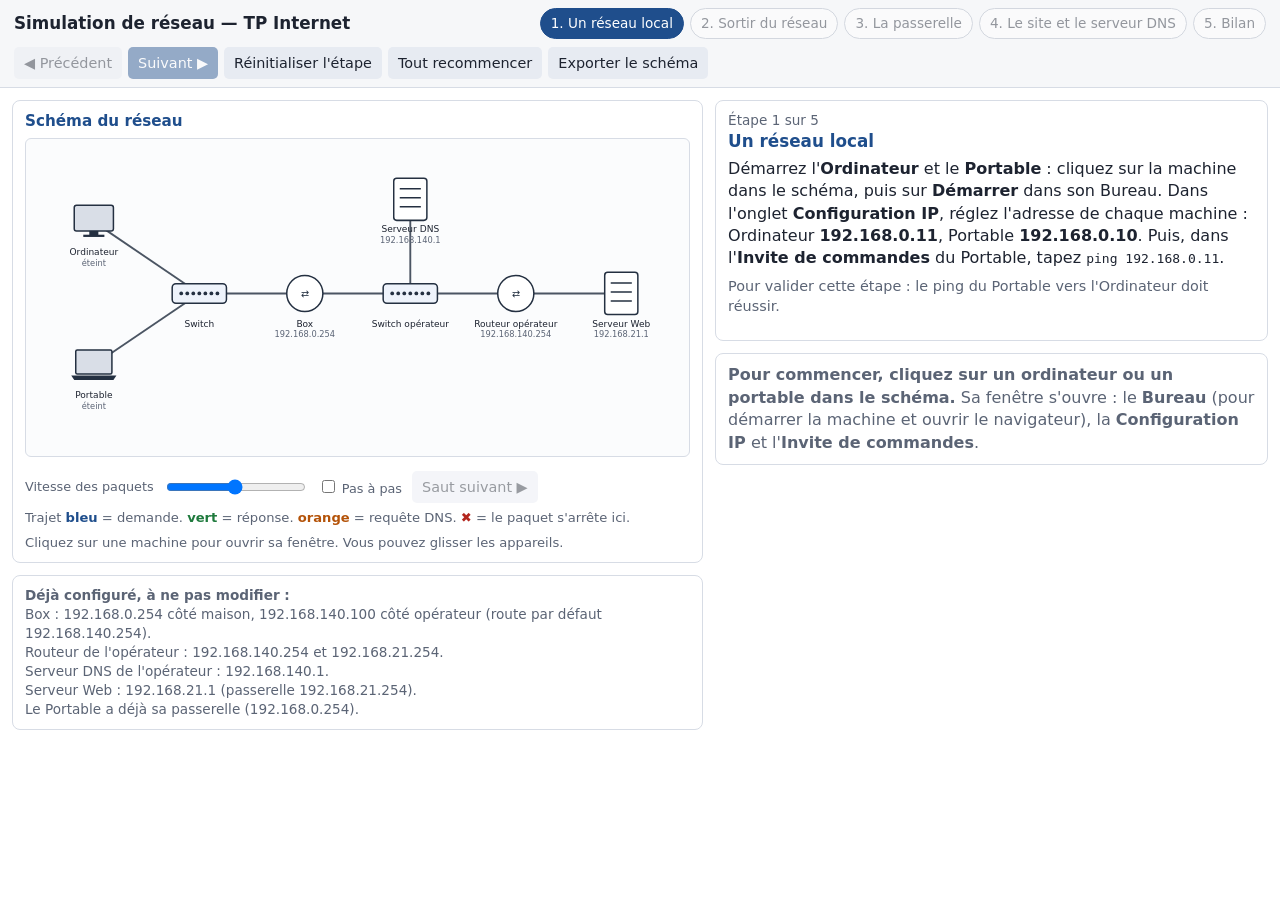
<file: snt/internet/reseau-ip-passerelle-dns/seance.html>
<!doctype html>
<html lang="fr">
<head>
<meta charset="utf-8">
<meta name="robots" content="noindex, nofollow">
<meta name="viewport" content="width=device-width, initial-scale=1">
<title>Simulation de réseau — étapes guidées</title>
<style>
  :root { --fg:#1d2330; --muted:#5b6475; --line:#d7dce5; --bg:#f6f7f9; --ok:#1f7a3d; --ko:#b3261e; --acc:#1f4e8c; --aller:#1f4e8c; --retour:#1f7a3d; --dns:#b45309; }
  * { box-sizing:border-box; }
  body { margin:0; font-family:system-ui,"Segoe UI",Roboto,sans-serif; color:var(--fg); background:#fff; line-height:1.4; }
  header { position:sticky; top:0; z-index:5; background:var(--bg); border-bottom:1px solid var(--line); padding:8px 14px; display:flex; flex-wrap:wrap; gap:8px; align-items:center; justify-content:space-between; }
  h1 { font-size:1.05rem; margin:0; }
  .steps, .hbtn { display:flex; gap:6px; flex-wrap:wrap; }
  .chip { padding:5px 10px; border-radius:999px; border:1px solid #aab2c0; background:#fff; font-size:.85rem; color:var(--fg); }
  .chip.cur { background:var(--acc); color:#fff; border-color:var(--acc); }
  .chip.ok::before { content:"✔ "; color:var(--ok); }
  .chip.cur.ok::before { color:#fff; }
  button { padding:6px 10px; border:0; border-radius:5px; background:var(--acc); color:#fff; font:inherit; font-size:.9rem; cursor:pointer; }
  button:disabled { opacity:.45; cursor:default; }
  button.sec { background:#e7ebf2; color:var(--fg); }
  button.on { background:#0d2f5c; color:#fff; }
  main { display:grid; grid-template-columns:minmax(0,1.25fr) minmax(0,1fr); gap:12px; padding:12px; align-items:start; }
  .sticky { position:sticky; top:100px; }
  .card { border:1px solid var(--line); border-radius:8px; padding:10px 12px; background:#fff; margin-bottom:12px; }
  .card h2 { font-size:.95rem; margin:0 0 6px; color:var(--acc); }
  .slide ol { margin:4px 0 0; padding-left:20px; font-size:.95rem; }
  svg#labo { width:100%; height:auto; background:#fbfcfd; border:1px solid var(--line); border-radius:6px; touch-action:none; user-select:none; }
  .nlab { font-size:12px; fill:var(--fg); text-anchor:middle; }
  .nip { font-size:11px; fill:var(--muted); text-anchor:middle; }
  .plab { font-size:13px; font-weight:600; text-anchor:middle; paint-order:stroke; stroke:#fff; stroke-width:4px; }
  .ctrl { display:flex; flex-wrap:wrap; gap:10px; align-items:center; margin-top:8px; font-size:.9rem; }
  .ctrl input[type=range] { width:140px; }
  .legend { font-size:.82rem; color:var(--muted); margin-top:6px; }
  .legend b.a { color:var(--aller); } .legend b.r { color:var(--retour); } .legend b.d { color:var(--dns); }
  .box-info { font-size:.85rem; color:var(--muted); }
  .tabs { display:flex; gap:6px; margin:8px 0; flex-wrap:wrap; }
  .fields { display:grid; grid-template-columns:1fr 1fr; gap:6px 10px; }
  label { display:block; font-size:.8rem; color:var(--muted); margin:2px 0; }
  input[type=text] { width:100%; padding:5px 7px; border:1px solid #aab2c0; border-radius:5px; font:inherit; font-size:.9rem; }
  input.focus { border:2px solid var(--acc); background:#eef4ff; }
  input:disabled { background:#eceff4; color:#7a8291; border-color:#cfd5df; }
  .lockmsg { font-size:.85rem; color:var(--muted); margin-bottom:6px; }
  .console { background:#0c0c0c; color:#cccccc; font-family:Consolas,"Lucida Console",ui-monospace,monospace; font-size:.85rem; padding:8px 10px; border-radius:4px; height:250px; overflow:auto; white-space:pre-wrap; }
  .console .ko { color:#e74856; } .console .ok { color:#16c60c; } .console .cmd { color:#f2f2f2; } .console .tr { color:#f9f1a5; } .console .dns { color:#f9a85c; }
  .pline { display:flex; align-items:baseline; }
  .pline #termIn { flex:1; background:transparent; border:0; outline:none; color:#f2f2f2; font:inherit; padding:0; margin:0 0 0 2px; min-width:0; }
  .trace { font-size:.85rem; color:var(--muted); margin-top:6px; min-height:1.2em; }
  .err { color:var(--ko); font-size:.85rem; min-height:1.2em; }
  .desk { position:relative; background:#9EDBFF; color:#1d2330; border-radius:6px; padding:12px; height:460px; display:flex; flex-direction:column; overflow:hidden; box-sizing:border-box; }
  @media (max-width:560px) { .desk { height:560px; } }
  .desk .offbox { text-align:center; padding:26px 10px; }
  .icons { display:flex; gap:10px; flex-wrap:wrap; margin-bottom:8px; }
  .icons { display:flex; gap:6px; flex-wrap:wrap; margin-bottom:6px; }
  .wallpaper { position:absolute; inset:0; width:100%; height:100%; z-index:0; pointer-events:none; }
  .desk > div { position:relative; z-index:1; }
  .icon { background:transparent; border:1px solid transparent; color:#1d2330; font-weight:600; width:104px; padding:6px 4px; display:flex; flex-direction:column; align-items:center; gap:4px; font-size:.8rem; line-height:1.2; border-radius:4px; text-align:center; }
  .icon:hover, .icon:focus-visible { background:rgba(255,255,255,.45); border-color:rgba(255,255,255,.8); }
  .icon .ico svg { width:40px; height:40px; display:block; }
  .browser { background:#fff; color:#111; border-radius:6px; overflow:hidden; border:1px solid #bbb; }
  .bbar { display:flex; gap:6px; align-items:center; padding:6px; background:#eef1f5; border-bottom:1px solid #ccd; }
  .bbar input { flex:1; padding:6px; border:1px solid #aab; border-radius:4px; font:inherit; }
  .bbar button { background:#e7ebf2; color:#111; }
  .bpage { padding:12px; min-height:120px; font-size:.95rem; }
  .bstatus { font-size:.8rem; color:#555; padding:4px 8px; border-top:1px solid #eee; }
  table.m { width:100%; table-layout:fixed; border-collapse:collapse; font-size:.85rem; margin-top:6px; }
  table.m th, table.m td { border:1px solid var(--line); padding:5px; text-align:center; vertical-align:middle; }
  .cb { display:block; width:100%; height:44px; padding:4px 6px; margin:0; border:0; border-radius:6px; font:inherit; font-size:.85rem; line-height:1.2; color:#fff; background:var(--acc); cursor:pointer; white-space:normal; }
  .cb:disabled { cursor:default; opacity:.55; }
  .cb.okb { background:var(--ok); } .cb.kob { background:var(--ko); }
  .cb.okb:disabled, .cb.kob:disabled { opacity:1; }
  .pair { display:grid; grid-template-columns:1fr 1fr; gap:4px; }
  .msgwrong { color:var(--ko); font-size:.8rem; margin-bottom:4px; }
  .verdict { margin-top:8px; padding:8px 10px; border-radius:6px; border:2px solid; font-size:.9rem; }
  .verdict.vok { border-color:var(--ok); color:var(--ok); }
  .verdict.vko { border-color:var(--ko); color:var(--ko); }
  .wins { flex:1; min-height:0; display:flex; flex-direction:column; margin-top:8px; }
  #deskOn { flex:1; min-height:0; flex-direction:column; }
  #deskOn > .icons, #deskOn > .taskbar { flex:none; }
  .subwin { background:#f3f5f8; color:var(--fg); border:1px solid #9fb0c4; border-radius:6px; padding:8px; min-width:0; }
  .swbar { display:flex; justify-content:space-between; align-items:center; background:#dfe6ef; margin:-8px -8px 8px; padding:4px 8px; border-radius:6px 6px 0 0; font-size:.85rem; font-weight:600; }
  .swbar button { padding:2px 8px; }
  .subwin .fields { grid-template-columns:1fr 1fr; gap:8px 10px; align-items:start; }
  .subwin .fields label { min-height:2.8em; }
  .subwin { overflow:auto; }
  .subwin { flex:1; flex-direction:column; min-height:0; }
  .subwin .netname, .subwin .lockmsg, .subwin .err { flex:none; }
  .swbar { flex:none; }
  .subwin .console { flex:1; height:auto; min-height:0; }
  .browser { flex:1; min-height:0; display:flex; flex-direction:column; }
  .browser .bpage { flex:1; overflow:auto; }
  .taskbar { align-items:center; }
  .taskbar > * { flex:none; }
  .taskbar .tasks { flex:1; min-width:0; display:flex; gap:6px; justify-content:center; flex-wrap:wrap; }
  .tbi { width:38px; height:38px; padding:4px; border-radius:6px; background:#2d3f55; border:2px solid transparent; cursor:pointer; }
  .tbi.on { background:#0d2f5c; border-color:#7fb0ff; }
  .taskbar .tbi { background:#2d3f55; }
  .taskbar .tbi.on { background:#0d2f5c; }
  .tbi svg { width:100%; height:100%; display:block; }
  body.bilan main { grid-template-columns:1fr; }
  body.bilan .sticky, body.bilan #win, body.bilan #hint { display:none !important; }
  body.bilan .card.slide { max-width:none; }
  body.bilan #stepTitle { font-size:1.4rem !important; }
  .taskbar { background:rgba(27,42,58,.88) !important; display:flex; justify-content:space-between; align-items:center; gap:8px; margin-top:10px; background:#1b2a3a; padding:6px 8px; border-radius:4px; }
  .taskbar #clock { color:#fff; font-size:.85rem; }
  .taskbar button { background:#e7ebf2; color:var(--fg); }
  .cbar { background:#2b2b2b; color:#eee; font-size:.8rem; padding:4px 10px; border-radius:4px 4px 0 0; }
  .netname { font-weight:600; font-size:.9rem; margin-bottom:6px; }
  .recap { list-style:none; padding:0; display:grid; grid-template-columns:repeat(auto-fit,minmax(260px,1fr)); gap:12px; font-size:1rem; }
  .recap li { border:1px solid var(--line); border-left:4px solid var(--acc); border-radius:6px; padding:12px 14px; margin:0; background:#fbfcfe; }
  .recap li b { display:block; color:var(--acc); margin-bottom:4px; }
  @media (max-width:560px) { table.m { font-size:.8rem; } table.m th, table.m td { padding:4px; } .cb { height:50px; } }
  @media (max-width:900px) { main { grid-template-columns:1fr; } .sticky { position:static; } }
</style>
</head>
<body>
<header>
  <h1>Simulation de réseau — TP Internet</h1>
  <div class="steps" id="stepBar"></div>
  <div class="hbtn">
    <button class="sec" id="bPrev" onclick="go(-1)">◀ Précédent</button>
    <button id="bNext2" onclick="go(1)">Suivant ▶</button>
    <button class="sec" onclick="resetStep()">Réinitialiser l'étape</button>
    <button class="sec" onclick="resetTP()">Tout recommencer</button>
    <button class="sec" onclick="exportSVG()">Exporter le schéma</button>
  </div>
</header>

<main>
  <!-- Colonne gauche : le schéma reste visible pendant toute l'étape -->
  <div class="sticky">
    <div class="card">
      <h2>Schéma du réseau</h2>
      <svg id="labo" viewBox="0 0 880 420" xmlns="http://www.w3.org/2000/svg"></svg>
      <div class="ctrl">
        <label style="margin:0">Vitesse des paquets</label>
        <input id="speed" type="range" min="1" max="100" value="50">
        <label style="margin:0"><input type="checkbox" id="pas" onchange="pas=this.checked" style="width:auto"> Pas à pas</label>
        <button id="bGate" class="sec" disabled onclick="releaseGate()">Saut suivant ▶</button>
      </div>
      <div class="legend">Trajet <b class="a">bleu</b> = demande. <b class="r">vert</b> = réponse. <b class="d">orange</b> = requête DNS. <b style="color:var(--ko)">✖</b> = le paquet s'arrête ici.</div>
      <div class="legend">Cliquez sur une machine pour ouvrir sa fenêtre. Vous pouvez glisser les appareils.</div>
    </div>
    <div class="card box-info">
      <b>Déjà configuré, à ne pas modifier :</b><br>
      Box : 192.168.0.254 côté maison, 192.168.140.100 côté opérateur (route par défaut 192.168.140.254).<br>
      Routeur de l'opérateur : 192.168.140.254 et 192.168.21.254.<br>
      Serveur DNS de l'opérateur : 192.168.140.1.<br>
      Serveur Web : 192.168.21.1 (passerelle 192.168.21.254).<br>
      Le Portable a déjà sa passerelle (192.168.0.254).
    </div>
  </div>

  <!-- Colonne droite : l'étape, puis la fenêtre de la machine sélectionnée -->
  <div>
    <div class="card slide">
      <div id="stepNo" style="font-size:.85rem;color:var(--muted)"></div>
      <h2 id="stepTitle" style="font-size:1.05rem;margin:0 0 4px;color:var(--acc)"></h2>
      <div id="stepText"></div>
      <div id="stepExtra"></div>
    </div>

    <div class="card" id="hint" style="display:none;color:var(--muted)">
      <b>Pour commencer, cliquez sur un ordinateur ou un portable dans le schéma.</b> Sa fenêtre s'ouvre : le <b>Bureau</b> (pour démarrer la machine et ouvrir le navigateur), la <b>Configuration IP</b> et l'<b>Invite de commandes</b>.
    </div>

    <div class="card" id="win" style="display:none">
      <div style="display:flex;justify-content:space-between;align-items:center;gap:8px">
        <h2 id="winTitle" style="margin:0"></h2>
        <button class="sec" onclick="closeWin()">Fermer ✕</button>
      </div>

      <!-- Bureau : démarrer la machine, ouvrir le navigateur -->
      <div id="paneDesk" style="display:none">
        <div class="desk">
          <svg class="wallpaper" viewBox="0 0 1080 1920" preserveAspectRatio="xMidYMid slice" aria-hidden="true">
            <defs>
              <linearGradient id="wpBg" x1="0" y1="0" x2="1" y2="1"><stop offset="0%" stop-color="#9EDBFF"/><stop offset="48%" stop-color="#B8C8F4"/><stop offset="100%" stop-color="#D9B7E8"/></linearGradient>
              <radialGradient id="wpLight" cx="50%" cy="35%" r="70%"><stop offset="0%" stop-color="#FFFFFF" stop-opacity="0.28"/><stop offset="100%" stop-color="#FFFFFF" stop-opacity="0"/></radialGradient>
              <filter id="wpBlur"><feGaussianBlur stdDeviation="18"/></filter>
              <filter id="wpShadow" x="-30%" y="-30%" width="160%" height="160%"><feDropShadow dx="0" dy="24" stdDeviation="32" flood-color="#6E72B5" flood-opacity="0.16"/></filter>
            </defs>
            <rect width="1080" height="1920" fill="url(#wpBg)"/>
            <rect width="1080" height="1920" fill="url(#wpLight)"/>
            <circle cx="820" cy="390" r="300" fill="#FFFFFF" fill-opacity="0.20" filter="url(#wpBlur)"/>
            <circle cx="820" cy="390" r="245" fill="#F4E9FF" fill-opacity="0.25" filter="url(#wpShadow)"/>
            <path d="M 120 1010 C 120 790, 300 650, 515 690 C 735 730, 850 920, 790 1115 C 730 1310, 500 1390, 300 1305 C 150 1240, 90 1140, 120 1010 Z" fill="#FFFFFF" fill-opacity="0.20" filter="url(#wpShadow)"/>
            <path d="M 360 1570 C 420 1390, 650 1330, 825 1435 C 980 1528, 1010 1720, 900 1845 L 260 1920 C 220 1800, 270 1690, 360 1570 Z" fill="#D9A9E8" fill-opacity="0.28" filter="url(#wpBlur)"/>
            <ellipse cx="330" cy="420" rx="170" ry="95" fill="#FFFFFF" fill-opacity="0.16" transform="rotate(-25 330 420)"/>
          </svg>
          <div id="deskOff" class="offbox">
            <div id="offmsg">L'ordinateur est éteint.</div>
            <button style="margin-top:10px" id="bPowerOff" onclick="togglePower()">Démarrer</button>
          </div>
          <div id="deskOn" style="display:none">
            <div class="icons">
              <button class="icon" onclick="openWin('term')"><span class="ico"><svg viewBox="0 0 32 32" aria-hidden="true"><rect x="3" y="5" width="26" height="22" rx="2" fill="#0c0c0c" stroke="#fff" stroke-width="1.5"/><path d="M8 12l4 3-4 3M14 19h8" stroke="#16c60c" stroke-width="2" fill="none"/></svg></span><span>Invite de commandes</span></button>
              <button class="icon" onclick="openBrowser()"><span class="ico"><svg viewBox="0 0 32 32" aria-hidden="true"><circle cx="16" cy="16" r="12" fill="#2b7bd6" stroke="#fff" stroke-width="1.5"/><ellipse cx="16" cy="16" rx="5" ry="12" fill="none" stroke="#dbeafe" stroke-width="1.2"/><path d="M4 16h24M6 10h20M6 22h20" stroke="#dbeafe" stroke-width="1.2"/></svg></span><span>Navigateur</span></button>
              <button class="icon" onclick="openWin('conf')"><span class="ico"><svg viewBox="0 0 32 32" aria-hidden="true"><rect x="11" y="3" width="10" height="7" rx="1" fill="#f3f4f6" stroke="#fff"/><rect x="3" y="22" width="10" height="7" rx="1" fill="#f3f4f6" stroke="#fff"/><rect x="19" y="22" width="10" height="7" rx="1" fill="#f3f4f6" stroke="#fff"/><path d="M16 10v6M8 22v-6h16v6" stroke="#fff" stroke-width="1.5" fill="none"/></svg></span><span>Configuration IP</span></button>
            </div>
            <div class="wins">
              <div class="subwin" id="subConf" style="display:none">
                <div class="swbar"><span>Configuration IP</span><button class="sec" onclick="closeSub('conf')">✕</button></div>
                <div class="netname" id="netname"></div>
                <div class="lockmsg" id="stepLock"></div>
                <div class="fields" id="fields"></div>
                <div class="err" id="cfgErr"></div>
              </div>
              <div class="subwin" id="subTerm" style="display:none">
                <div class="swbar"><span>Invite de commandes</span><button class="sec" onclick="closeSub('term')">✕</button></div>
                <div class="console" id="termBox" onclick="document.getElementById('termIn').focus()">
                  <div id="termOut"></div>
                  <div class="pline" id="pline"><span id="prompt"></span><input id="termIn" type="text" autocomplete="off" spellcheck="false" onkeydown="termKey(event)"></div>
                </div>
              </div>
            <div id="browser" class="browser" style="display:none">
              <div class="bbar">
                <input id="urlIn" type="text" placeholder="Tapez une adresse puis Entrée" onkeydown="if(event.key==='Enter')browseGo()">
                <button onclick="closeBrowser()">✕</button>
              </div>
              <div class="bpage" id="bpage"></div>
              <div class="bstatus" id="bstatus"></div>
            </div>
            </div>
            <div class="taskbar">
              <button id="bPowerOn" onclick="togglePower()">⏻ Arrêter</button>
              <span id="tasks" class="tasks"></span>
              <span id="clock"></span>
            </div>
          </div>
        </div>
      </div>

    </div>
  </div>
</main>

<script>
/*CORE*/
let NODES = [], LINKS = [], portSeq = 1000, pidSeq = 0, nodeSeq = 0;
const N = id => NODES.find(n => n.id === id);
const isHost = n => n && (n.type === 'pc' || n.type === 'notebook' || n.type === 'server');
const ipOK = s => /^\d{1,3}(\.\d{1,3}){3}$/.test(s) && s.split('.').every(x => +x <= 255);
// Simplification pédagogique : tous les réseaux sont des /24 (masque 255.255.255.0)
const sameNet = (a, b) => a.split('.').slice(0,3).join('.') === b.split('.').slice(0,3).join('.');
const epKey = e => e.n + ':' + e.i;
function linkAt(n, i) { return LINKS.find(l => (l.a.n === n && l.a.i === i) || (l.b.n === n && l.b.i === i)); }
function otherEnd(l, n, i) { return (l.a.n === n && l.a.i === i) ? l.b : l.a; }

// Membres du même réseau local (segment) : on traverse les switchs (L2), pas les routeurs.
function segment(n, i) {
  const parent = {};
  const find = k => { if (parent[k] === undefined) parent[k] = k; while (parent[k] !== k) { parent[k] = parent[parent[k]]; k = parent[k]; } return k; };
  const uni = (a, b) => { parent[find(a)] = find(b); };
  for (const l of LINKS) uni(epKey(l.a), epKey(l.b));
  const bySw = {};
  for (const l of LINKS) for (const e of [l.a, l.b]) if (N(e.n).type === 'switch') (bySw[e.n] = bySw[e.n] || []).push(epKey(e));
  for (const s in bySw) bySw[s].forEach(k => uni(k, bySw[s][0]));
  const root = find(epKey({ n, i }));
  const seen = new Set(), out = [];
  for (const l of LINKS) for (const e of [l.a, l.b]) {
    const k = epKey(e);
    if (N(e.n).type !== 'switch' && find(k) === root && !seen.has(k)) { seen.add(k); out.push(e); }
  }
  return out;
}
function addLink(a, b) {
  const pa = portFor(a), pb = portFor(b);
  if (!pa || !pb) return { ok:false, msg:'Pas de prise libre sur un des appareils.' };
  if (a.n === b.n) return { ok:false, msg:'Impossible de relier un appareil à lui-même.' };
  LINKS.push({ a:{n:a.n, i:pa.i}, b:{n:b.n, i:pb.i} });
  return { ok:true };
}
function portFor(nodeRef) {
  const n = N(nodeRef.n);
  if (n.type === 'switch') return { n:n.id, i: portSeq++ };
  const count = n.type === 'router' ? n.ifaces.length : 1;
  for (let i = 0; i < count; i++) if (!linkAt(n.id, i)) return { n:n.id, i };
  return null;
}

// ---- Routage et livraison d'un paquet ----
// Retourne {ok,msg,hops,src,dstNode}. hops = appareils traversés (sans les switchs).
function route(startId, srcIP, dstIP, pid) {
  let cur = startId, src = srcIP, dst = dstIP;
  const hops = [startId];
  for (let step = 0; step < 14; step++) {
    const node = N(cur);
    if (node.ifaces.some(f => f.ip === dst)) {
      if (node.type === 'router' && node.nat && node.nat[pid]) { dst = node.nat[pid]; }   // retour NAT
      else return { ok:true, hops, src, dstNode:cur };
    }
    // Livraison directe sur un réseau connecté
    let local = false;
    for (let i = 0; i < node.ifaces.length; i++) {
      const f = node.ifaces[i];
      if (!f.ip || !linkAt(cur, i) || !sameNet(f.ip, dst)) continue;
      local = true;
      const m = segment(cur, i).find(e => e.n !== cur && N(e.n).ifaces && N(e.n).ifaces[e.i] && N(e.n).ifaces[e.i].ip === dst);
      if (!m) return { ok:false, msg:`Délai d'attente dépassé : aucune machine ne répond à ${dst} sur son réseau.`, hops };
      // Un routeur qui fait sortir un paquet par son interface WAN applique le NAT, même si la destination est sur ce réseau
      if (node.type === 'router' && f.wan && !(node.ifaces.some(g => g.ip === dst))) {
        const inside = node.ifaces.some((g, j) => j !== i && g.ip && sameNet(g.ip, src));
        if (inside) { node.nat = node.nat || {}; node.nat[pid] = src; src = f.ip; }
      }
      hops.push(m.n); cur = m.n; break;
    }
    if (local) continue;
    if (node.type !== 'router') {
      if (!node.gw) return { ok:false, msg:`${dst} est hors de mon réseau et aucune passerelle n'est configurée : le paquet ne peut pas sortir.`, hops };
      if (!linkAt(cur, 0)) return { ok:false, msg:'Câble non branché.', hops };
      const g = segment(cur, 0).find(e => N(e.n).ifaces && N(e.n).ifaces[e.i] && N(e.n).ifaces[e.i].ip === node.gw);
      if (!g) return { ok:false, msg:`La passerelle ${node.gw} ne répond pas : aucun routeur de mon réseau porte cette adresse.`, hops };
      hops.push(g.n); cur = g.n; continue;
    }
    // Routeur : route par défaut
    if (!node.defGw) return { ok:false, msg:`${node.label} ne sait pas où envoyer ce paquet (pas de route par défaut).`, hops };
    let out = -1, nh = null;
    for (let i = 0; i < node.ifaces.length && !nh; i++) {
      if (!linkAt(cur, i)) continue;
      const m = segment(cur, i).find(e => N(e.n).ifaces && N(e.n).ifaces[e.i] && N(e.n).ifaces[e.i].ip === node.defGw);
      if (m) { out = i; nh = m; }
    }
    if (!nh) return { ok:false, msg:`La passerelle ${node.defGw} du routeur ${node.label} est injoignable.`, hops };
    if (node.ifaces[out].wan) {   // NAT : l'adresse source devient celle de la box
      const inside = node.ifaces.some((f, j) => j !== out && f.ip && sameNet(f.ip, src));
      if (inside) { node.nat = node.nat || {}; node.nat[pid] = src; src = node.ifaces[out].ip; }
    }
    hops.push(nh.n); cur = nh.n;
  }
  return { ok:false, msg:'Trop de sauts : boucle de routage.', hops };
}

function pingCore(srcId, dstIP) {
  const src = N(srcId);
  const srcIP = src.ifaces[0].ip;
  const pid = ++pidSeq;
  if (!srcIP) return { ok:false, msg:`${src.label} : pas d'adresse IP configurée.`, legs:[] };
  const r1 = route(srcId, srcIP, dstIP, pid);
  const legs = [r1.hops];
  if (!r1.ok) return { ok:false, msg:r1.msg, legs };
  const r2 = route(r1.dstNode, dstIP, r1.src, pid);
  legs.push(r2.hops);
  if (!r2.ok) return { ok:false, msg:`La requête arrive, mais la réponse ne revient pas : ${r2.msg}`, legs };
  return { ok:true, msg:`Réponse de ${dstIP}`, legs, dstNode:r1.dstNode };
}
// Résolution d'un nom via le serveur DNS configuré sur la machine
function resolveCore(hostId, name) {
  const h = N(hostId);
  if (ipOK(name)) return { ok:true, ip:name, legs:[] };
  if (!h.dns) return { ok:false, msg:`Nom « ${name} » inconnu : aucun serveur DNS configuré sur ${h.label}.`, legs:[] };
  const dnsNode = NODES.find(n => n.ifaces && n.ifaces[0] && n.ifaces[0].ip === h.dns && n.dnsSvc);
  if (!dnsNode) return { ok:false, msg:`Serveur DNS ${h.dns} introuvable.`, legs:[] };
  const q = pingCore(hostId, h.dns);
  if (!q.ok) return { ok:false, msg:`Serveur DNS injoignable. ${q.msg}`, legs:q.legs };
  if (!dnsNode.records || !(name in dnsNode.records)) return { ok:false, msg:`Le serveur DNS ne connaît pas « ${name} ».`, legs:q.legs };
  return { ok:true, ip:dnsNode.records[name], legs:q.legs, name };
}
/*END CORE*/

// ---------- Données du TP ----------
const SITE = 'www.monsite-snt.fr';   // nom fictif du site de la classe
const SITE_IP = '192.168.21.1';
const DNS_IP = '192.168.140.1';
const ORANGE = '#b45309', BLUE = '#1f4e8c', GREEN = '#1f7a3d', RED = '#b3261e';
const LOCKLABEL = { ip:'adresse IP', gw:'passerelle', dns:'serveur DNS' };

// Champs modifiables, par machine et par étape
const STEPS = [
  { t:'Un réseau local',
    c:`Démarrez l'<b>Ordinateur</b> et le <b>Portable</b> : cliquez sur la machine dans le schéma, puis sur <b>Démarrer</b> dans son Bureau. Dans l'onglet <b>Configuration IP</b>, réglez l'adresse de chaque machine : Ordinateur <b>192.168.0.11</b>, Portable <b>192.168.0.10</b>. Puis, dans l'<b>Invite de commandes</b> du Portable, tapez <code>ping 192.168.0.11</code>.`,
    en: { PC:['ip'], NB:['ip'] } },
  { t:'Sortir du réseau',
    c:`Dans le tableau, cliquez sur « Lancer le ping » : la fenêtre de la machine s'ouvre, la commande est tapée dans l'invite de commandes et le paquet se déplace sur le schéma. Indiquez pour chaque ping si la réponse est <b>réussie ou non</b>. <b>Pour cette question, augmentez la vitesse des paquets</b> (curseur sous le schéma).`,
    en: {}, matrix:true },
  { t:'La passerelle',
    c:`Le Portable fonctionne déjà vers l'extérieur. Ouvrez sa <b>Configuration IP</b> et relevez sa passerelle. Reportez cette adresse comme passerelle de l'<b>Ordinateur</b>, puis faites <code>ping 192.168.140.1</code> depuis l'Ordinateur. Observez le trajet du paquet sur le schéma.`,
    en: { PC:['gw'] } },
  { t:'Le site et le serveur DNS',
    c:`Sur le Bureau du Portable, ouvrez le <b>Navigateur</b> et tapez <code>192.168.21.1</code> : la page du site s'affiche. Tapez ensuite <code>${SITE}</code> : cela ne marche pas. Le serveur DNS de l'opérateur est <b>192.168.140.1</b> : réglez-le sur les deux machines (Configuration IP), puis retapez le nom dans le navigateur.`,
    en: { PC:['dns'], NB:['dns'] } },
  { t:'Bilan', recap:true, c:`Deux machines ont communiqué, du réseau local jusqu'à un site. Voici ce qu'il faut retenir de ce parcours.`, en:{} }
];
const VALID = [
  'le ping du Portable vers l\'Ordinateur doit réussir.',
  'répondez correctement aux six pings du tableau.',
  'l\'Ordinateur a la même passerelle que le Portable, et le ping vers 192.168.140.1 réussit.',
  `réglez le DNS (192.168.140.1) sur les deux machines, puis tapez ${SITE} dans le navigateur d'une machine : la page doit s'afficher.`,
  ''
];
const KEYS = ['a', 'b', 'c', 'd'];

let step = 0, sel = null, pas = false, gateResolve = null, drag = null, busy = false, brBusy = false;
let MAT = {}, VERD = null, SNAP = {};
// Fenêtres ouvertes à l'intérieur du bureau de la machine sélectionnée
const wins = { conf:false, term:false, brow:false };
let front = null;     // fenêtre au premier plan (null = bureau seul)
let siteOK = false;   // le site a été atteint par son nom
const flags = { a:false, b:false, c:false, d:false };
const OUT = {}, LAST = {};
const SVGNS = 'http://www.w3.org/2000/svg';
const svg = document.getElementById('labo');
const sleep = ms => new Promise(res => setTimeout(res, ms));

function banner() {
  return `Invite de commandes\n\nTapez « aide » pour la liste des commandes.\n`;
}

// ---------- Scénario ----------
function loadScenario() {
  NODES = [
    { id:'PC',  type:'pc', label:'Ordinateur', ifaces:[{ip:''}], gw:'', dns:'', on:false, x:90,  y:110 },
    { id:'NB',  type:'notebook', label:'Portable', ifaces:[{ip:''}], gw:'192.168.0.254', dns:'', on:false, x:90,  y:300 },
    { id:'SW1', type:'switch', label:'Switch', x:230, y:205 },
    { id:'BOX', type:'router', label:'Box', ifaces:[{ip:'192.168.0.254'}, {ip:'192.168.140.100', wan:true}], defGw:'192.168.140.254', x:370, y:205 },
    { id:'SW2', type:'switch', label:'Switch opérateur', x:510, y:205 },
    { id:'OP',  type:'router', label:'Routeur opérateur', ifaces:[{ip:'192.168.140.254'}, {ip:'192.168.21.254'}], defGw:'', x:650, y:205 },
    { id:'DNS', type:'server', label:'Serveur DNS', ifaces:[{ip:'192.168.140.1'}], gw:'192.168.140.254', dns:'', dnsSvc:true, records:{[SITE]: SITE_IP}, x:510, y:80 },
    { id:'WEB', type:'server', label:'Serveur Web', ifaces:[{ip:SITE_IP}], gw:'192.168.21.254', dns:'', web:true, x:790, y:205 }
  ];
  LINKS = []; portSeq = 1000;
  const L = (a,b) => addLink({n:a,i:0}, {n:b,i:0});
  L('PC','SW1'); L('NB','SW1'); L('SW1','BOX'); L('BOX','SW2'); L('OP','SW2'); L('DNS','SW2'); L('OP','WEB');
  for (const k in flags) flags[k] = false;
  for (const k of ['PC','NB']) { OUT[k] = banner(); LAST[k] = ''; }
  MAT = {}; VERD = null; brBusy = false;
  sel = null; step = 0; wins.conf = false; wins.term = false; wins.brow = false; front = null; siteOK = false;
  SNAP = {}; SNAP[0] = takeSnap();
  draw(); render();
}

// ---------- Schéma ----------
function el(t, a) { const e = document.createElementNS(SVGNS, t); for (const k in a) e.setAttribute(k, a[k]); return e; }
function draw() {
  svg.innerHTML = '';
  for (const l of LINKS) {
    const a = N(l.a.n), b = N(l.b.n);
    svg.appendChild(el('line', { x1:a.x, y1:a.y, x2:b.x, y2:b.y, stroke:'#4b5563', 'stroke-width':2.5 }));
  }
  for (const n of NODES) {
    const g = el('g', { transform:`translate(${n.x},${n.y})`, style:'cursor:grab' });
    g.appendChild(el('rect', { x:-50, y:-40, width:100, height:84, fill:'transparent' }));
    const c = (sel === n.id) ? '#1f4e8c' : '#243041';
    const w = (sel === n.id) ? 3.5 : 2;
    if (n.type === 'pc') {
      g.appendChild(el('rect', { x:-26, y:-22, width:52, height:34, rx:3, fill:n.on ? '#fff' : '#d9dee7', stroke:c, 'stroke-width':w }));
      g.appendChild(el('rect', { x:-6, y:12, width:12, height:6, fill:c }));
      g.appendChild(el('rect', { x:-14, y:17, width:28, height:3, fill:c }));
    } else if (n.type === 'notebook') {
      g.appendChild(el('rect', { x:-24, y:-20, width:48, height:32, rx:2, fill:n.on ? '#fff' : '#d9dee7', stroke:c, 'stroke-width':w }));
      g.appendChild(el('path', { d:'M-30 14 L30 14 L26 20 L-26 20 Z', fill:c }));
    } else if (n.type === 'switch') {
      g.appendChild(el('rect', { x:-36, y:-13, width:72, height:26, rx:5, fill:'#eef3fb', stroke:c, 'stroke-width':2 }));
      for (let k = -24; k <= 24; k += 8) g.appendChild(el('circle', { cx:k, cy:0, r:2.5, fill:c }));
    } else if (n.type === 'router') {
      g.appendChild(el('circle', { cx:0, cy:0, r:24, fill:'#fff', stroke:c, 'stroke-width':2 }));
      const t = el('text', { x:0, y:5, 'text-anchor':'middle', 'font-size':13, fill:c }); t.textContent = '⇄'; g.appendChild(t);
    } else {
      g.appendChild(el('rect', { x:-22, y:-28, width:44, height:56, rx:4, fill:'#fff', stroke:c, 'stroke-width':2 }));
      for (const y of [-14,-2,10]) g.appendChild(el('line', { x1:-14, y1:y, x2:14, y2:y, stroke:c, 'stroke-width':2 }));
    }
    const l1 = el('text', { x:0, y:44, class:'nlab' }); l1.textContent = n.label; g.appendChild(l1);
    let sub = '';
    if (n.type === 'switch') sub = '';
    else if (n.type === 'pc' || n.type === 'notebook') sub = n.on ? (n.ifaces[0].ip || 'sans IP') : 'éteint';
    else sub = n.ifaces[0].ip;
    if (sub) { const l2 = el('text', { x:0, y:58, class:'nip' }); l2.textContent = sub; g.appendChild(l2); }
    g.addEventListener('pointerdown', e => { drag = { id:n.id, sx:e.clientX, sy:e.clientY, ox:n.x, oy:n.y, moved:false }; e.stopPropagation(); });
    svg.appendChild(g);
  }
}
window.addEventListener('pointermove', e => {
  if (!drag) return;
  const r = svg.getBoundingClientRect(), s = 880 / r.width;
  const dx = (e.clientX - drag.sx) * s, dy = (e.clientY - drag.sy) * s;
  if (Math.abs(dx) + Math.abs(dy) > 3) drag.moved = true;
  if (drag.moved) { const n = N(drag.id); n.x = drag.ox + dx; n.y = drag.oy + dy; draw(); }
});
window.addEventListener('pointerup', () => {
  if (!drag) return;
  const d = drag; drag = null;
  if (!d.moved && isHost(N(d.id))) pickHost(d.id);
  else if (d.moved) draw();
});

// ---------- Étapes ----------
function furthest() { let f = 0; while (f < STEPS.length - 1 && doneStep(f)) f++; return f; }
function doneStep(i) { return [flags.a, flags.b, flags.c, flags.d][i]; }
function go(delta) { setStep(step + delta); }
function setStep(s) {
  if (s < 0 || s >= STEPS.length || s > furthest()) return;
  step = s; sel = null; closeBrowser(); draw();
  if (!SNAP[s]) SNAP[s] = takeSnap();
  render(); window.scrollTo({ top:0, behavior:'smooth' });
}
function render() {
  const st = STEPS[step];
  document.body.classList.toggle('bilan', !!st.recap);
  document.getElementById('stepBar').innerHTML = STEPS.map((x, i) =>
    `<button class="chip ${i === step ? 'cur' : ''} ${doneStep(i) ? 'ok' : ''}" ${i > furthest() ? 'disabled' : ''} onclick="setStep(${i})">${i + 1}. ${x.t}</button>`).join('');
  document.getElementById('stepNo').textContent = `Étape ${step + 1} sur ${STEPS.length}`;
  document.getElementById('stepTitle').textContent = st.t;
  document.getElementById('stepText').innerHTML = `<p style="margin:4px 0">${st.c}</p><p id="stepStatus" class="legend" style="font-size:.9rem"></p>`;
  document.getElementById('stepExtra').innerHTML = st.recap ? recapHTML() : (st.matrix ? '<div id="matrix"></div>' : '');
  renderWin();
  renderMatrix();
  updateCheck();
}
function updateCheck() {
  // Étape 4 validée : le site a été atteint par son nom ET le DNS est réglé sur les deux machines
  flags.d = siteOK && N('PC').dns === DNS_IP && N('NB').dns === DNS_IP;
  const f = furthest();
  [...document.getElementById('stepBar').children].forEach((b, i) => {
    b.className = `chip ${i === step ? 'cur' : ''} ${doneStep(i) ? 'ok' : ''}`;
    b.disabled = i > f;
  });
  document.getElementById('bNext2').disabled = step >= STEPS.length - 1 || !doneStep(step);
  document.getElementById('bPrev').disabled = step === 0;
  const st = document.getElementById('stepStatus');
  if (st) st.innerHTML = STEPS[step].recap ? '' : doneStep(step) ? '✔ Étape validée : vous pouvez passer à la suivante.' : 'Pour valider cette étape : ' + VALID[step];
}

// ---------- Fenêtre de la machine (bureau et fenêtres) ----------
function pickHost(id) {
  const prev = sel; sel = id;
  if (prev !== id) { wins.term = step === 1; wins.conf = step !== 1; wins.brow = false; front = step === 1 ? 'term' : 'conf'; }
  draw(); renderWin();
}
function closeWin() { sel = null; closeBrowser(); draw(); renderWin(); }
function openWin(t) { wins[t] = true; front = t; renderWin(); }
function closeSub(t) { wins[t] = false; if (front === t) front = firstOpen(); renderWin(); }
// Barre des tâches : un clic sur une fenêtre au premier plan la réduit, un clic sur une autre la met au premier plan
function focusWin(t) { if (front === t) front = null; else { wins[t] = true; front = t; } renderWin(); }
function firstOpen() { return ['conf', 'term', 'brow'].find(k => wins[k]) || null; }
function showTab(t) { if (t !== 'desk') openWin(t); else renderWin(); }
const TASK_ICONS = {
  conf: '<svg viewBox="0 0 32 32" aria-hidden="true"><rect x="11" y="3" width="10" height="7" rx="1" fill="#f3f4f6" stroke="#fff"/><rect x="3" y="22" width="10" height="7" rx="1" fill="#f3f4f6" stroke="#fff"/><rect x="19" y="22" width="10" height="7" rx="1" fill="#f3f4f6" stroke="#fff"/><path d="M16 10v6M8 22v-6h16v6" stroke="#fff" stroke-width="1.5" fill="none"/></svg>',
  term: '<svg viewBox="0 0 32 32" aria-hidden="true"><rect x="3" y="5" width="26" height="22" rx="2" fill="#0c0c0c" stroke="#fff" stroke-width="1.5"/><path d="M8 12l4 3-4 3M14 19h8" stroke="#16c60c" stroke-width="2" fill="none"/></svg>',
  brow: '<svg viewBox="0 0 32 32" aria-hidden="true"><circle cx="16" cy="16" r="12" fill="#2b7bd6" stroke="#fff" stroke-width="1.5"/><ellipse cx="16" cy="16" rx="5" ry="12" fill="none" stroke="#dbeafe" stroke-width="1.2"/><path d="M4 16h24M6 10h20M6 22h20" stroke="#dbeafe" stroke-width="1.2"/></svg>'
};
const TASK_NAMES = { conf:'Configuration IP', term:'Invite de commandes', brow:'Navigateur' };
function renderTasks() {
  const on = N(sel).on;
  document.getElementById('tasks').innerHTML = ['conf', 'term', 'brow']
    .filter(k => wins[k] && on)
    .map(k => `<button class="tbi ${front === k ? 'on' : ''}" title="${TASK_NAMES[k]}" aria-label="${TASK_NAMES[k]}" onclick="focusWin('${k}')">${TASK_ICONS[k]}</button>`).join('');
}
function renderWin() {
  const win = document.getElementById('win'), hint = document.getElementById('hint');
  if (!sel) { win.style.display = 'none'; hint.style.display = 'block'; return; }
  hint.style.display = 'none'; win.style.display = 'block';
  const n = N(sel);
  document.getElementById('winTitle').textContent = `${n.label} — ${n.on ? (n.ifaces[0].ip || 'sans IP') : 'éteint'}`;
  document.getElementById('paneDesk').style.display = 'block';
  document.getElementById('subConf').style.display = (front === 'conf' && n.on) ? 'flex' : 'none';
  document.getElementById('subTerm').style.display = (front === 'term' && n.on) ? 'flex' : 'none';
  document.getElementById('browser').style.display = (front === 'brow' && n.on) ? 'flex' : 'none';
  renderTasks();
  document.getElementById('deskOff').style.display = n.on ? 'none' : 'block';
  document.getElementById('deskOn').style.display = n.on ? 'flex' : 'none';
  document.getElementById('offmsg').textContent = n.booting ? 'Démarrage en cours…' : "L'ordinateur est éteint.";
  document.getElementById('bPowerOff').disabled = !!n.booting;
  renderFields();
  showConsole();
  document.getElementById('clock').textContent = new Date().toLocaleTimeString('fr-FR', { hour:'2-digit', minute:'2-digit' });
  if (front === 'term' && n.on) setTimeout(() => document.getElementById('termIn').focus(), 0);
}
function fieldOK(hid, f) {
  const e = STEPS[step].en || {};
  return (e[hid] || []).includes(f);
}
function renderFields() {
  const n = N(sel);
  const f = (k, label, val, ph) => {
    const ok = fieldOK(sel, k);
    return `<div><label>${label}</label><input type="text" id="f-${k}" value="${val}" placeholder="${ph}" ${ok ? '' : 'disabled'} class="${ok ? 'focus' : ''}" oninput="setField('${k}',this.value)"></div>`;
  };
  document.getElementById('netname').textContent = 'Propriétés IPv4 : ' + n.label;
  document.getElementById('fields').innerHTML =
    f('ip', 'Adresse IPv4', n.ifaces[0].ip, '192.168.x.x') +
    `<div><label>Masque (déjà défini)</label><input type="text" value="255.255.255.0" disabled></div>` +
    f('gw', 'Passerelle par défaut', n.gw, 'vide = aucune') +
    f('dns', 'Serveur DNS préféré', n.dns, 'vide = aucun');
  const en = Object.keys(LOCKLABEL).filter(k => fieldOK(sel, k));
  let msg = en.length ? `Modifiable à cette étape : ${en.map(k => LOCKLABEL[k]).join(', ')}. Les autres champs sont verrouillés.` : 'Rien à modifier sur cette machine à cette étape : les champs sont verrouillés.';
  if (sel === 'NB' && step === 2) msg += ' Cette passerelle est la référence : relevez-la pour l\'Ordinateur.';
  document.getElementById('stepLock').textContent = msg;
}
function setField(k, v) {
  if (!fieldOK(sel, k)) return;
  const err = document.getElementById('cfgErr');
  v = v.trim();
  if (v && !ipOK(v)) { err.textContent = 'Adresse invalide (ex. 192.168.0.11).'; return; }
  err.textContent = '';
  const n = N(sel);
  if (k === 'ip') n.ifaces[0].ip = v; else n[k] = v;
  draw(); updateCheck();
}
function togglePower() {
  const n = N(sel); if (!n || n.booting) return;
  if (!n.on) {
    // Démarrage réel : un court délai avant l'arrivée sur le Bureau
    n.booting = true; renderWin();
    setTimeout(() => { n.booting = false; n.on = true; draw(); renderWin(); renderMatrix(); }, 1500);
    return;
  }
  n.on = false; closeBrowser();
  draw(); renderWin(); renderMatrix();
}

// ---------- Invite de commandes ----------
const HIST = []; let hidx = -1;
function showConsole() {
  document.getElementById('termOut').innerHTML = OUT[sel] || '';
  const box = document.getElementById('termBox');
  box.scrollTop = box.scrollHeight;
  document.getElementById('prompt').textContent = 'C:\\Users\\eleve>';
}
function tprint(t, cls, hid) {
  hid = hid || sel;
  const h = (cls ? `<span class="${cls}">` : '') + t + (cls ? '</span>' : '') + '\n';
  OUT[hid] = (OUT[hid] || '') + h;
  if (hid === sel) showConsole();
}
function termKey(e) {
  const inp = e.target;
  if (e.key === 'Enter') termSubmit();
  else if (e.key === 'ArrowUp' && HIST.length) { hidx = Math.min(HIST.length - 1, hidx + 1); inp.value = HIST[HIST.length - 1 - hidx]; e.preventDefault(); }
  else if (e.key === 'ArrowDown') { if (hidx > 0) { hidx--; inp.value = HIST[HIST.length - 1 - hidx]; } else { hidx = -1; inp.value = ''; } e.preventDefault(); }
}
function termSubmit() {
  const inp = document.getElementById('termIn'), line = inp.value.trim();
  if (busy || !line || !sel) return;
  inp.value = ''; HIST.push(line); hidx = -1;
  runCmd(sel, line);
}
function setBusy(b) {
  busy = b;
  document.getElementById('pline').style.display = b ? 'none' : 'flex';
  if (!b && front === 'term') setTimeout(() => document.getElementById('termIn').focus(), 0);
}
async function runCmd(hid, line) {
  if (!N(hid).on) { tprint('Ordinateur éteint.', 'ko', hid); return { ok:false }; }
  setBusy(true);
  tprint(`C:\\Users\\eleve>${line}`, 'cmd', hid);
  const [cmd, ...args] = line.split(/\s+/);
  let res = { ok:false };
  try {
    if (cmd === 'aide') tprint('Commandes : ipconfig · ping <adresse ou nom> · cls', '', hid);
    else if (cmd === 'cls') { OUT[hid] = banner(); if (hid === sel) showConsole(); }
    else if (cmd === 'ipconfig') winIpconfig(hid);
    else if (cmd === 'ping') res = await winPing(hid, args[0]);
    else tprint(`'${cmd}' n'est pas reconnu en tant que commande interne ou externe, un programme exécutable ou un fichier de commandes.`, 'ko', hid);
  } finally { setBusy(false); renderMatrix(); }
  return res;
}
function winIpconfig(hid) {
  const h = N(hid);
  tprint(`\nConfiguration IP de la machine\n\nCarte réseau :\n   Adresse IPv4. . . . . . . . . . . : ${h.ifaces[0].ip || ''}\n   Masque de sous-réseau. . . . . . : 255.255.255.0\n   Passerelle par défaut. . . . . . : ${h.gw || ''}\n   Serveur DNS. . . . . . . . . . . : ${h.dns || ''}\n`, '', hid);
}
const countRouters = hops => (hops || []).filter(id => N(id) && N(id).type === 'router').length;

// Un tour de ping : le déplacement des paquets sur le schéma et la ligne affichée sont synchronisés
async function pingRound(hid, p, src, dst, quiet) {
  if (p.ok) {
    await animate(p.legs[0], BLUE, 'demande');
    await animate(p.legs[1], GREEN, 'réponse');
    const routers = countRouters(p.legs[0]) + countRouters(p.legs[1]);
    const ms = routers === 0 ? 0 : 1 + 2 * routers;
    const ttl = 128 - countRouters(p.legs[1]);
    if (!quiet) tprint(`Réponse de ${dst} : octets=32 ${ms === 0 ? 'temps<1ms' : 'temps=' + ms + ' ms'} TTL=${ttl}`, 'ok', hid);
    return { ok:true, ms };
  }
  if (p.legs.length === 2) {
    await animate(p.legs[0], BLUE, 'demande');
    await animate(p.legs[1], GREEN, 'réponse');
    markStop(p.legs[1][p.legs[1].length - 1]);
    await sleep(500);
    if (!quiet) tprint('Délai d\'attente de la demande dépassé.', 'ko', hid);
    return { ok:false };
  }
  const hops = p.legs[0];
  await animate(hops, BLUE, 'demande');
  markStop(hops[hops.length - 1]);
  await animate([...hops].reverse(), RED, 'erreur');
  if (!quiet) {
    if (p.msg.includes('aucune machine ne répond')) tprint(`Réponse de ${src} : Hôte de destination inaccessible.`, 'ko', hid);
    else tprint(`Réponse de ${src} : Impossible de joindre le réseau de destination.`, 'ko', hid);
  }
  return { ok:false };
}
async function winPing(hid, target) {
  const h = N(hid), src = h.ifaces[0].ip;
  if (!target) { tprint('\nUtilisation : ping [adresse ou nom d\'hôte]', '', hid); return { ok:false }; }
  if (!src) { tprint('\nÉchec de la transmission. Erreur générale.', 'ko', hid); return { ok:false }; }
  const q = resolveCore(hid, target);
  if (q.legs.length) await sendLegs(q.legs, 'DNS', ORANGE);
  if (!q.ok) { tprint(`\nImpossible de trouver l'hôte ${target}.`, 'ko', hid); return { ok:false }; }
  const dst = q.ip;
  tprint(`\nEnvoi d'une requête 'Ping'  ${ipOK(target) ? dst : target + ' [' + dst + ']'} avec 32 octets de données :`, '', hid);
  let sent = 0, recv = 0; const times = [];
  for (let i = 0; i < 4; i++) {
    const p = pingCore(hid, dst);
    sent++;
    const r = await pingRound(hid, p, src, dst, false);
    if (r.ok) { recv++; times.push(r.ms); }
    await sleep(300);
  }
  const lost = sent - recv, pct = Math.round(lost * 100 / sent);
  tprint(`\nStatistiques Ping pour ${dst}:\n    Paquets : envoyés = ${sent}, reçus = ${recv}, perdus = ${lost} (perte ${pct}%),`, '', hid);
  if (times.length) {
    const mn = Math.min(...times), mx = Math.max(...times), av = Math.round(times.reduce((a, b) => a + b, 0) / times.length);
    tprint(`Durée approximative des boucles en millisecondes :\n    Minimum = ${mn}ms, Maximum = ${mx}ms, Moyenne = ${av}ms`, '', hid);
  }
  checkAfterPing(hid, dst, recv > 0);
  return { ok: recv > 0 };
}
function checkAfterPing(hid, ip, ok) {
  if (!ok) return;
  if (hid === 'NB' && ip === '192.168.0.11') flags.a = true;
  if (hid === 'PC' && ip === '192.168.140.1' && N('PC').gw && N('PC').gw === N('NB').gw) flags.c = true;
  updateCheck();
}

// ---------- Navigateur (Bureau de la machine) ----------
function openBrowser() {
  if (!sel || !N(sel).on) return;
  wins.brow = true; front = 'brow'; renderWin();
  document.getElementById('urlIn').focus();
}
function closeBrowser() {
  wins.brow = false;
  if (front === 'brow') front = firstOpen();
  if (sel) renderWin();
}
function setPage(html, status) {
  document.getElementById('bpage').innerHTML = html;
  document.getElementById('bstatus').textContent = status || '';
}
async function browseGo() {
  const inp = document.getElementById('urlIn'), name = inp.value.trim();
  if (!name || brBusy || !sel) return;
  const hid = sel;
  brBusy = true;
  setPage('', `Recherche de « ${name} »…`);
  try {
    const r = resolveCore(hid, name);
    if (r.legs.length) await sendLegs(r.legs, 'DNS', ORANGE);
    if (!r.ok) { setPage(`<h3>Impossible d'accéder à ce site</h3><p>${r.msg}</p>`, 'Échec'); return; }
    const src = N(hid).ifaces[0].ip;
    const p = pingCore(hid, r.ip);
    const res = await pingRound(hid, p, src, r.ip, true);
    if (!res.ok) { setPage(`<h3>Le site ne répond pas</h3><p>Le serveur ${r.ip} n'a pas répondu. Vérifiez les réglages réseau de cette machine.</p>`, 'Échec'); return; }
    const srv = NODES.find(n => n.web && n.ifaces && n.ifaces[0].ip === r.ip);
    if (!srv) { setPage('<h3>Connexion refusée</h3>', 'Échec'); return; }
    setPage(`<h2 style="margin:0 0 6px">Bienvenue sur le site de la classe</h2><p>Page d'accueil du serveur ${r.ip}.</p>`, `Adresse : ${name} · page affichée`);
    if (name === SITE) { siteOK = true; updateCheck(); }
  } finally { brBusy = false; }
}

// ---------- Tableau des pings (étape 2) ----------
let VERDICT_KEY = null;
function matTargets(src) {
  const other = src === 'PC' ? 'NB' : 'PC';
  return [ { ip: N(other).ifaces[0].ip }, { ip:'192.168.140.1' }, { ip:SITE_IP } ];
}
function renderMatrix() {
  const box = document.getElementById('matrix');
  if (!box || !STEPS[step].matrix) return;
  let h = '<table class="m"><tr><th style="width:26%">Depuis</th><th>Vers l\'autre machine</th><th>Serveur DNS<br>192.168.140.1</th><th>Serveur Web<br>' + SITE_IP + '</th></tr>';
  for (const src of ['PC', 'NB']) {
    const s = N(src);
    h += `<tr><th>${s.label}<br><small>${s.ifaces[0].ip || 'sans IP'}</small></th>`;
    for (const t of matTargets(src)) h += `<td>${cellHTML(src, t.ip)}</td>`;
    h += '</tr>';
  }
  h += '</table>';
  const nb = Object.values(MAT).filter(v => v.done).length;
  h += VERD ? `<div class="verdict ${VERD.ok ? 'vok' : 'vko'}">${VERD.ok ? '✔' : '✖'} ${VERD.msg}</div>` : '';
  h += `<p class="legend">Bonnes réponses : ${nb} / 6. Pour chaque ping, observez la console et indiquez si la réponse est réussie ou non. Pour aller plus vite, augmentez la vitesse des paquets (curseur sous le schéma).</p>`;
  box.innerHTML = h;
  flags.b = Object.keys(MAT).length === 6 && Object.values(MAT).every(v => v.done);
  updateCheck();
}
// Une case du tableau : un bouton de même taille dans tous les cas
function cellHTML(src, ip) {
  const s = N(src), key = src + '|' + ip, m = MAT[key];
  const ready = !!(s.ifaces[0].ip && ip);
  if (m && m.run) return '<button class="cb" disabled>en cours…</button>';
  if (!m) return `<button class="cb" ${ready ? '' : 'disabled'} onclick="matPing('${src}','${ip}')">Lancer le ping</button>`;
  if (m.done) return `<button class="cb ${m.declared ? 'okb' : 'kob'}" disabled>${m.declared ? '✔ Réussi' : '✖ Échec'}</button>`;
  const wrong = m.wrong ? '<div class="msgwrong">✖ Pas la bonne réponse</div>' : '';
  return wrong + `<div class="pair"><button class="cb okb" onclick="answer('${key}',true)">✔ Réussi</button><button class="cb kob" onclick="answer('${key}',false)">✖ Échec</button></div>`;
}
// L'élève indique le résultat ; on le compare au résultat réel du ping
function answer(key, val) {
  const m = MAT[key]; if (!m) return;
  if (val === m.actual) {
    m.done = true; m.declared = val; m.wrong = false;
    VERD = { ok:true, msg:`Bonne réponse pour « ${m.label} ».` };
  } else {
    m.wrong = true;
    VERD = { ok:false, msg:'Pas la bonne réponse : relisez le message de la console.' };
  }
  renderMatrix();
}
async function matPing(src, dst) {
  if (busy) return;
  const key = src + '|' + dst;
  if (!N(src).on) { VERD = { ok:false, msg:'Démarrez d\'abord cette machine (onglet Bureau).' }; renderMatrix(); return; }
  MAT[key] = { run:true, label: `${N(src).label} → ${dst}` }; VERD = null; renderMatrix();
  const res = await openAndType(src, 'ping ' + dst);
  MAT[key] = { run:false, label: `${N(src).label} → ${dst}`, actual: !!res.ok, done:false, wrong:false };
  renderMatrix();
}
// Ouvre la fenêtre de la machine, tape la commande lettre par lettre, puis l'exécute
async function openAndType(hid, line) {
  sel = hid; wins.term = true; front = 'term'; draw(); renderWin();
  const inp = document.getElementById('termIn');
  inp.value = '';
  for (const ch of line) { inp.value += ch; await sleep(60); }
  await sleep(250);
  inp.value = '';
  HIST.push(line);
  return runCmd(hid, line);
}

// ---------- Déplacement des paquets sur le schéma ----------
function gate(text) {
  if (!pas) return Promise.resolve();
  const b = document.getElementById('bGate');
  b.disabled = false; b.textContent = 'Saut suivant ▶ (' + text + ')';
  return new Promise(res => { gateResolve = res; });
}
function releaseGate() {
  const b = document.getElementById('bGate');
  if (gateResolve) { const r = gateResolve; gateResolve = null; b.disabled = true; b.textContent = 'Saut suivant ▶'; r(); }
}
function shortestPath(a, b) {
  const prev = { [a]: null }, q = [a];
  while (q.length) {
    const c = q.shift(); if (c === b) break;
    for (const l of LINKS) {
      let nb = null; if (l.a.n === c) nb = l.b.n; else if (l.b.n === c) nb = l.a.n;
      if (nb && !(nb in prev)) { prev[nb] = c; q.push(nb); }
    }
  }
  const path = []; let c = b; if (!(b in prev)) return [a, b];
  while (c) { path.unshift(c); c = prev[c]; }
  return path;
}
async function sendLegs(legs, tag, color) {
  for (const l of legs) await animate(l, color, tag);
}
function markStop(id) {
  const n = N(id); if (!n) return;
  const t = el('text', { x:n.x + 28, y:n.y - 22, class:'plab', fill:RED });
  t.textContent = '✖';
  svg.appendChild(t);
  setTimeout(() => t.remove(), 1500);
}
async function animate(hops, color, tag) {
  if (!hops || hops.length < 2) return [];
  const pts = [];
  for (let k = 0; k < hops.length - 1; k++) {
    const sp = shortestPath(hops[k], hops[k+1]);
    for (let j = (k === 0 ? 0 : 1); j < sp.length; j++) pts.push(sp[j]);
  }
  const dot = el('circle', { r:8, fill:color, stroke:'#fff', 'stroke-width':2 });
  const ring = el('circle', { r:30, fill:'none', stroke:color, 'stroke-width':2, 'stroke-dasharray':'4 3' });
  const lab = el('text', { class:'plab', fill:color });
  svg.appendChild(ring); svg.appendChild(dot); svg.appendChild(lab);
  const delay = 60 + (1 - (+document.getElementById('speed').value) / 100) * 700;
  const first = N(pts[0]);
  dot.setAttribute('cx', first.x); dot.setAttribute('cy', first.y);
  ring.setAttribute('cx', first.x); ring.setAttribute('cy', first.y);
  lab.setAttribute('x', first.x); lab.setAttribute('y', first.y - 40);
  lab.textContent = `${tag} · ${first.label}`;
  for (let k = 0; k < pts.length - 1; k++) {
    const a = N(pts[k]), b = N(pts[k+1]);
    await gate(`${tag} vers ${b.label}`);
    lab.textContent = `${tag} · ${b.label}`;
    ring.setAttribute('cx', b.x); ring.setAttribute('cy', b.y);
    for (let s = 1; s <= 14; s++) {
      const x = a.x + (b.x - a.x) * s / 14, y = a.y + (b.y - a.y) * s / 14;
      dot.setAttribute('cx', x); dot.setAttribute('cy', y);
      lab.setAttribute('x', x); lab.setAttribute('y', y - 40);
      await sleep(delay / 14);
    }
  }
  await sleep(250);
  dot.remove(); ring.remove(); lab.remove();
}

// ---------- Validation et réinitialisation d'étape ----------
// Configuration de départ de l'étape (les étapes précédentes sont conservées)
function takeSnap() {
  const cfg = {};
  for (const n of NODES) if (n.ifaces) cfg[n.id] = { ip:n.ifaces[0].ip, gw:n.gw, dns:n.dns, on:!!n.on };
  return { cfg, out:{ PC:(OUT.PC || '').length, NB:(OUT.NB || '').length } };
}
function resetStep() {
  const s = SNAP[step];
  if (s) {
    for (const id in s.cfg) { const n = N(id); if (n) { n.ifaces[0].ip = s.cfg[id].ip; n.gw = s.cfg[id].gw; n.dns = s.cfg[id].dns; n.on = s.cfg[id].on; } }
    for (const k of ['PC', 'NB']) { OUT[k] = (OUT[k] || '').slice(0, s.out[k]); }
  }
  if (step === 1) { MAT = {}; VERD = null; }
  if (step <= 3) siteOK = false;
  for (let i = step; i < KEYS.length; i++) flags[KEYS[i]] = false;
  for (let i = step + 1; i < STEPS.length; i++) delete SNAP[i];
  closeBrowser();
  draw(); render();
}

// ---------- Bilan final ----------
function recapHTML() {
  const items = [
    ['Adresse IP', 'identifie chaque machine. Les trois premiers nombres désignent le réseau (ici 192.168.0 pour la maison).'],
    ['Switch', 'relie les machines d\'un même réseau local : elles se parlent directement, sans passer par la passerelle.'],
    ['Passerelle', 'est l\'appareil (la box) qui fait sortir un paquet vers un autre réseau. Une machine ne l\'utilise que pour une destination hors de son réseau.'],
    ['Box et NAT', 'remplacent l\'adresse de la maison par l\'adresse de la box à la sortie, et retiennent qui a envoyé quoi pour que la réponse revienne.'],
    ['Serveur DNS', 'traduit un nom (' + SITE + ') en adresse IP. Il est interrogé avant toute connexion au site.'],
    ['Ping', 'envoie une demande et attend la réponse : il teste le chemin aller et le chemin retour.']
  ];
  return `<ol class="recap">${items.map(([a, b]) => `<li><b>${a}</b> ${b}</li>`).join('')}</ol>
    <p class="legend">Chemin d'une visite de site : Portable → serveur DNS (nom → adresse IP) → box → opérateur → serveur Web (page affichée).</p>
    <p><button class="sec" onclick="setStep(3)">Revoir l'étape 4</button> <button class="sec" onclick="resetTP()">Tout recommencer</button></p>`;
}
function resetTP() { if (confirm('Recommencer le TP depuis le début ?')) loadScenario(); }

// ---------- Export ----------
function exportSVG() {
  const src = new XMLSerializer().serializeToString(svg);
  const blob = new Blob([src], { type:'image/svg+xml' });
  const a = document.createElement('a'); a.href = URL.createObjectURL(blob); a.download = 'schema_reseau.svg';
  document.body.appendChild(a); a.click(); a.remove();
}

loadScenario();
</script>
</body>
</html>
</file>
<file: assets/style.css>
/* Techno & SNT Lab : feuille commune. Thème clair unique. */

:root {
  --bg: #fbf8f2;
  --surface: #ffffff;
  --ink: #0f1b3d;
  --muted: #4a5572;
  --line: #e6e0d4;
  --blue: #1769c2;
  --blue-soft: #e6f0fb;
  --purple: #6b3fc0;
  --purple-soft: #efe9fb;
  --ok: #0f6b4b;
  --ok-bg: #e2f3eb;
  --soon: #4a5572;
  --soon-bg: #eceef3;
  --focus: #1d4ed8;
  --radius: 18px;
  --shadow: 0 10px 30px rgba(15, 27, 61, .08);
  --sans: "Space Grotesk", system-ui, -apple-system, "Segoe UI", sans-serif;
  --mono: "JetBrains Mono", ui-monospace, "SFMono-Regular", Menlo, Consolas, monospace;
  color-scheme: light;
}

*, *::before, *::after { box-sizing: border-box; }
html { -webkit-text-size-adjust: 100%; }

body {
  margin: 0;
  background: var(--bg);
  color: var(--ink);
  font-family: var(--sans);
  font-size: 1.0625rem;
  line-height: 1.6;
}

a { color: var(--ink); text-decoration-thickness: 2px; text-underline-offset: 3px; }
a:hover { color: var(--blue); }

:focus-visible { outline: 3px solid var(--focus); outline-offset: 3px; border-radius: 4px; }

.skip {
  position: absolute; left: 16px; top: -60px; z-index: 10;
  background: var(--ink); color: #fff;
  padding: 8px 14px; border-radius: 8px; font-weight: 700; text-decoration: none;
}
.skip:focus { top: 12px; }

.wrap { max-width: 1080px; margin: 0 auto; padding: 0 20px; }

/* En-tête */
.site-head { padding: 18px 0; }
.site-head .wrap { display: flex; align-items: center; justify-content: space-between; gap: 16px; flex-wrap: wrap; }
.brand { display: flex; align-items: center; gap: 12px; text-decoration: none; color: var(--ink); }
.brand svg { width: 44px; height: 44px; flex: none; }
.brand-text strong { display: block; font-size: 1.1rem; line-height: 1.1; }
.brand-text span { display: block; font-size: .85rem; color: var(--muted); }
.site-nav { display: flex; gap: 22px; flex-wrap: wrap; font-size: .98rem; }
.site-nav a { text-decoration: none; color: var(--ink); padding: 4px 0; }
.site-nav a[aria-current="page"] { border-bottom: 2px solid var(--blue); }
.site-nav a:hover { color: var(--blue); }
.crumbs { font-size: .92rem; color: var(--muted); }
.crumbs a { color: var(--muted); }

main { padding: 28px 0 64px; }

.site-foot { padding: 22px 0 36px; color: var(--muted); font-size: .92rem; border-top: 1px solid var(--line); }
.site-foot p { margin: 0; }

/* Titres et texte */
h1 { font-size: clamp(2.3rem, 6vw, 3.8rem); line-height: 1.04; letter-spacing: -.02em; margin: 0 0 .4em; color: var(--ink); }
h2 { font-size: 1.35rem; line-height: 1.25; margin: 2.2rem 0 .8rem; letter-spacing: -.01em; }
h3 { font-size: 1.1rem; line-height: 1.3; margin: 0 0 .25em; }
p { margin: 0 0 1em; max-width: 66ch; }
.lead { color: var(--muted); font-size: 1.15rem; margin: 0 0 1.6rem; max-width: 40ch; }
.meta { color: var(--muted); font-size: .95rem; margin: 0; }
.mono { font-family: var(--mono); }

/* Accueil : texte à gauche, deux cartes à droite */
.hero { display: grid; gap: 36px; align-items: center; }
@media (min-width: 860px) { .hero { grid-template-columns: 1fr 1fr; gap: 40px; } }
.hero-tag { font-size: 1.05rem; color: var(--muted); margin: 0 0 .8rem; }
.hero-lead { font-size: 1.2rem; max-width: 30ch; color: var(--ink); }

.cards { display: grid; gap: 16px; grid-template-columns: 1fr 1fr; }
.card {
  display: flex; flex-direction: column; align-items: center; text-align: center;
  background: var(--surface); border: 1px solid var(--line); border-radius: var(--radius);
  box-shadow: var(--shadow); padding: 22px 16px 18px; text-decoration: none; color: var(--ink);
  transition: transform .15s ease, box-shadow .15s ease;
}
.card:hover { transform: translateY(-3px); box-shadow: 0 16px 36px rgba(15, 27, 61, .12); }
.card .ico {
  width: 112px; height: 112px; border-radius: 50%; display: grid; place-items: center; margin-bottom: 14px;
}
.card .ico svg { width: 66px; height: 66px; }
.card.blue .ico { background: var(--blue-soft); }
.card.purple .ico { background: var(--purple-soft); }
.card .card-title { font-size: 1.45rem; font-weight: 700; line-height: 1.15; margin: 0 0 .4em; }
.card.blue .card-title { color: var(--blue); }
.card.purple .card-title { color: var(--purple); }
.card p { color: var(--muted); font-size: .98rem; margin: 0 0 16px; max-width: 26ch; }
.card .btn-fill { width: 100%; margin-top: auto; }

.btn-fill {
  display: inline-flex; align-items: center; justify-content: center; gap: 8px;
  font-weight: 700; text-decoration: none; color: #fff; border-radius: 12px;
  padding: 12px 16px; border: 0;
}
.card.blue .btn-fill { background: var(--blue); }
.card.purple .btn-fill { background: var(--purple); }
.card:hover .btn-fill { filter: brightness(1.06); }
.btn-fill svg { width: 18px; height: 18px; }

@media (max-width: 420px) { .cards { grid-template-columns: 1fr; } }

/* Listes en cartes avec badge */
.items { list-style: none; margin: 0; padding: 0; display: grid; gap: 12px; }
.item {
  background: var(--surface); border: 1px solid var(--line); border-radius: var(--radius);
  padding: 18px 20px; display: flex; justify-content: space-between; align-items: center; gap: 14px; flex-wrap: wrap;
  box-shadow: 0 4px 14px rgba(15, 27, 61, .05);
}
.item a.item-title { font-weight: 700; font-size: 1.05rem; }
.item a.item-title:hover { color: var(--blue); }
.badge {
  font-size: .86rem; font-weight: 700; border-radius: 999px; padding: 4px 11px; white-space: nowrap;
  background: var(--soon-bg); color: var(--soon);
}
.badge.ok { background: var(--ok-bg); color: var(--ok); }

/* Sections de Technologie : un bandeau de couleur */
.theme-block { margin-top: 2.2rem; }
.theme-block h2 { margin: 0 0 .8rem; font-size: 1.2rem; }
.theme-block h2 span { color: var(--blue); }

/* Activité : bloc déroulé et boutons */
.panel {
  background: var(--surface); border: 1px solid var(--line); border-radius: var(--radius);
  box-shadow: var(--shadow); padding: 22px 24px; margin-top: 1.4rem;
}
.panel strong { font-size: 1.05rem; }
.panel ul { margin: .6em 0 0; padding-left: 1.2em; }
.panel li { margin: .2em 0; }

.facts { display: grid; gap: 12px; grid-template-columns: repeat(3, 1fr); margin: 1.4rem 0 0; padding: 0; }
.facts div { background: var(--surface); border: 1px solid var(--line); border-radius: 14px; padding: 12px 14px; }
.facts dt { color: var(--muted); font-size: .88rem; }
.facts dd { margin: 2px 0 0; font-family: var(--mono); font-size: 1rem; }

.actions { display: flex; flex-wrap: wrap; gap: 12px; margin-top: 1rem; }
.btn {
  display: inline-flex; align-items: center; gap: 8px; text-decoration: none; font-weight: 700;
  padding: 13px 20px; border-radius: 12px; background: var(--blue); color: #fff; border: 2px solid var(--blue);
}
.btn:hover { color: #fff; filter: brightness(1.06); }
.btn.ghost { background: var(--surface); color: var(--ink); border-color: var(--line); }
.btn.ghost:hover { color: var(--ink); border-color: var(--blue); filter: none; }

.note { color: var(--muted); font-size: .92rem; margin-top: 2rem; max-width: 60ch; }
</file>
<file: outils/filius/filius.css>
/* Simulateur de réseau : styles propres à l'outil (la charte du site vient de assets/style.css). */

.tool-grid {
  display: grid; gap: 16px; grid-template-columns: minmax(0, 1fr);
}
.tool-grid > * { min-width: 0; }
@media (min-width: 980px) {
  .tool-grid { grid-template-columns: 190px minmax(0, 1fr) 270px; align-items: start; }
}

.panel {
  background: var(--surface); border: 1px solid var(--line); border-radius: var(--radius);
  box-shadow: var(--shadow); padding: 18px;
}
.panel h2 { margin: 0 0 .7em; font-size: 1.05rem; }
.panel h2 + .btns { margin-bottom: 1.4rem; }

.btns { display: grid; gap: 8px; }
.btns button, .btn-file, .danger, .term-form button, .toolbar button {
  font: inherit; font-size: .95rem; font-weight: 700; cursor: pointer;
  background: var(--surface); color: var(--ink); border: 2px solid var(--line);
  border-radius: 10px; padding: 9px 12px; text-align: left;
}
.btns button:hover, .btn-file:hover, .toolbar button:hover { border-color: var(--blue); }
.btn-file { display: inline-block; text-align: left; position: relative; }
.btn-file input { position: absolute; width: 1px; height: 1px; opacity: 0; }
.btn-file:focus-within, .btns button:focus-visible { outline: 3px solid var(--focus); outline-offset: 2px; }

.toolbar { display: flex; flex-wrap: wrap; gap: 8px; margin-bottom: 10px; }
.toolbar button[aria-pressed="true"] { background: var(--blue); border-color: var(--blue); color: #fff; }
.status-line { min-height: 1.6em; margin: 0 0 10px; font-size: .95rem; color: var(--muted); max-width: none; }

/* Plan */
.canvas-wrap { overflow-x: auto; border: 1px solid var(--line); border-radius: 12px; background: #fff; }
#canvas { display: block; width: 100%; min-width: 640px; height: auto; touch-action: none; }
#canvas[data-mode="cable"] .dev, #canvas[data-mode="delete"] .dev { cursor: pointer; }
#canvas[data-mode="delete"] .cable { cursor: pointer; }
#canvas[data-mode="select"] .dev { cursor: grab; }

.cable { stroke: var(--muted); stroke-width: 3; }
#canvas[data-mode="delete"] .cable:hover { stroke: var(--accent); stroke-width: 5; }

.dev .hit { fill: transparent; }
.dev .body { fill: #fff; stroke: var(--ink); stroke-width: 2; }
.dev .lines { stroke: var(--ink); stroke-width: 2; }
.dev .dot { fill: var(--ink); }
.dev .arrows { fill: none; stroke: var(--ink); stroke-width: 2; stroke-linecap: round; stroke-linejoin: round; }
.dev .nlab { fill: var(--ink); font-family: var(--sans); font-size: 14px; font-weight: 700; text-anchor: middle; }
.dev .nip { fill: var(--muted); font-family: var(--mono); font-size: 12px; text-anchor: middle; }
.dev:focus-visible { outline: none; }
.dev:focus-visible .hit { stroke: var(--focus); stroke-width: 3; stroke-dasharray: 6 4; fill: none; }
.dev.sel .body { stroke: var(--blue); stroke-width: 3; }
.dev.pend .body { stroke: var(--purple); stroke-width: 3; }
.empty { fill: var(--muted); font-family: var(--sans); font-size: 16px; }

.packet.req { fill: var(--blue); }
.packet.rep { fill: #0f6b4b; }

/* Configuration */
.props-title { font-weight: 700; margin: 0 0 .6em; }
.field { display: grid; gap: 4px; margin-bottom: 12px; }
.field label, .area-label { font-size: .92rem; font-weight: 700; color: var(--ink); }
.field input[type="text"], .props textarea, .term-top select, .term-form input {
  font: inherit; font-family: var(--mono); font-size: .95rem;
  background: var(--surface); color: var(--ink);
  border: 2px solid var(--line); border-radius: 8px; padding: 8px 10px; width: 100%;
}
.props textarea { margin-top: 4px; resize: vertical; }
.field input:focus-visible, .props textarea:focus-visible, .term-top select:focus-visible, .term-form input:focus-visible {
  outline: 3px solid var(--focus); outline-offset: 2px;
}
.field.check { display: flex; align-items: center; gap: 8px; }
.field.check input { width: 18px; height: 18px; }
.field.check label { font-weight: 400; }
.help { font-size: .88rem; color: var(--muted); margin: 0; max-width: none; }
.danger { width: 100%; margin-top: 8px; color: #8a1c1c; border-color: #d8a0a0; }
.danger:hover { border-color: #8a1c1c; }

/* Terminal */
.term { margin-top: 16px; }
.term-top { display: flex; align-items: center; gap: 10px; margin-bottom: 10px; flex-wrap: wrap; }
.term-top label { font-weight: 700; font-size: .95rem; }
.term-top select { width: auto; min-width: 260px; font-family: var(--sans); }
.term pre {
  margin: 0 0 10px; min-height: 180px; max-height: 320px; overflow: auto;
  background: #0c1220; color: #e7ecf5; border-radius: 12px; padding: 14px 16px;
  font-family: var(--mono); font-size: .92rem; line-height: 1.5; white-space: pre-wrap;
}
.term-form { display: grid; grid-template-columns: auto 1fr auto; gap: 10px; align-items: center; }
.term-form label { font-weight: 700; font-size: .95rem; }
.term-form input { width: 100%; }
.term-form button { background: var(--blue); border-color: var(--blue); color: #fff; }
.term-form button:disabled, .term-form input:disabled { opacity: .6; }

@media (max-width: 560px) {
  .term-form { grid-template-columns: 1fr; }
  .term-top select { min-width: 0; width: 100%; }
}

.iface-bar { display: flex; gap: 8px; flex-wrap: wrap; margin-bottom: 12px; }
.iface-bar button { font: inherit; font-size: .9rem; font-weight: 700; background: var(--surface); color: var(--ink); border: 2px solid var(--line); border-radius: 10px; padding: 7px 10px; cursor: pointer; }
.iface-bar button:disabled { opacity: .5; cursor: default; }
</file>
<file: outils/simulateur-reseau/simulateur.css>
/* Simulateur réseau : application plein écran, pensée pour un ordinateur. */

:root {
  --ink: #0f1b3d;
  --muted: #4a5572;
  --bg: #eef1f6;
  --surface: #ffffff;
  --line: #d6dbe3;
  --blue: #1769c2;
  --blue-soft: #e6f0fb;
  --purple: #6b3fc0;
  --ok: #0f6b4b;
  --focus: #1d4ed8;
  --sans: "Space Grotesk", system-ui, -apple-system, "Segoe UI", sans-serif;
  --mono: "JetBrains Mono", ui-monospace, "SFMono-Regular", Menlo, Consolas, monospace;
  color-scheme: light;
}

*, *::before, *::after { box-sizing: border-box; }
html, body { height: 100%; margin: 0; }
body { background: var(--bg); color: var(--ink); font-family: var(--sans); font-size: 15px; overflow: hidden; }

:focus-visible { outline: 3px solid var(--focus); outline-offset: 2px; }

/* Avertissement sur petit écran : voir la règle à la fin du fichier */
.notice { display: none; }

/* Coque de l'application */
.app-shell {
  display: grid; height: 100%;
  grid-template-columns: 84px minmax(0, 1fr) 370px;
  grid-template-rows: 56px minmax(0, 1fr) 30px;
  grid-template-areas: "tool tool tool" "pal stage props" "status status status";
}
.toolbar { grid-area: tool; }
.palette { grid-area: pal; }
.stage { grid-area: stage; }
.props { grid-area: props; }
.statusbar { grid-area: status; }

/* Barre d'outils */
.toolbar {
  display: flex; align-items: center; gap: 4px; padding: 0 10px;
  background: linear-gradient(90deg, #ffffff, #f4f7ff); border-bottom: 3px solid transparent;
  border-image: linear-gradient(90deg, var(--blue), var(--purple)) 1;
}
.tb {
  display: inline-grid; place-items: center; width: 40px; height: 40px; flex: none;
  background: transparent; border: 1px solid transparent; border-radius: 10px; color: var(--ink);
  cursor: pointer; text-decoration: none; position: relative;
}
.tb[aria-pressed="true"] { background: var(--blue); color: #fff; }
.tb input[type="file"] { position: absolute; width: 1px; height: 1px; opacity: 0; pointer-events: none; }
.tb:focus-within { outline: 3px solid var(--focus); outline-offset: 2px; }
.i { width: 22px; height: 22px; fill: none; stroke: currentColor; stroke-width: 2; stroke-linecap: round; stroke-linejoin: round; }
.sep { width: 1px; height: 26px; background: var(--line); margin: 0 6px; flex: none; }
.spacer { flex: 1; }

/* Palette : une catégorie par famille ; ses appareils s'ouvrent à droite */
.palette {
  display: flex; flex-direction: column; align-items: center; gap: 6px; padding: 8px 0;
  background: var(--surface); border-right: 1px solid var(--line); overflow: visible;
}
.pal-group { position: relative; width: 100%; display: flex; justify-content: center; }
.pal-fly {
  display: none; position: absolute; left: calc(100% + 4px); top: 0; z-index: 30;
  flex-wrap: wrap; gap: 4px; padding: 6px; width: calc(min(var(--n, 3), 3) * 80px + 10px);
  background: var(--surface); border: 1px solid var(--line); border-radius: 12px;
  box-shadow: 0 8px 24px rgba(15, 27, 61, .16);
}
/* Pont invisible entre la catégorie et le menu, pour ne pas le perdre en traversant */
.pal-fly::before { content: ''; position: absolute; top: 0; bottom: 0; right: 100%; width: 14px; }
.pal-group.open .pal-fly { display: flex; }
@media (hover: hover) and (pointer: fine) {
  .pal-group:hover .pal-fly, .pal-group:has(:focus-visible) .pal-fly { display: flex; }
}
body.sim .pal-fly { display: none !important; }
.palette button {
  width: 76px; height: 64px; display: flex; flex-direction: column; align-items: center; justify-content: center; gap: 1px;
  cursor: grab; color: var(--ink); font-family: var(--sans); font-size: 11.5px; font-weight: 700; line-height: 1.15; text-align: center;
  background: transparent; border: 1px solid transparent; border-radius: 12px;
}
.palette button[aria-pressed="true"] { background: var(--blue); border-color: var(--blue); color: #fff; }
.palette button[aria-pressed="true"] .ic { filter: brightness(0) invert(1); }
.cap { pointer-events: none; }
.palette button:active { cursor: grabbing; }
.palette .ic { width: 36px; height: 36px; pointer-events: none; }
.palette .ic .body { stroke-width: 2.5; }
.palette .ic .lines { stroke: var(--ink); stroke-width: 2.5; }
.palette .ic .dot { fill: var(--ink); }
.palette .ic .arrows { fill: none; stroke: var(--ink); stroke-width: 2.5; stroke-linecap: round; stroke-linejoin: round; }

/* Plan */
.stage { position: relative; display: flex; flex-direction: column; min-width: 0; min-height: 0; }
.canvas-wrap {
  flex: 1; min-height: 0; position: relative; background: linear-gradient(160deg, #f7fbff 0%, #f3f1ff 100%); overflow: hidden;
  transition: background-color .15s ease, box-shadow .15s ease;
}
.canvas-wrap.drop { background: #eef5ff; box-shadow: inset 0 0 0 3px var(--blue); }
#canvas { display: block; width: 100%; height: 100%; touch-action: none; }
#canvas[data-mode="select"] .dev { cursor: grab; }
#canvas[data-mode="cable"] .dev, #canvas[data-mode="delete"] .dev { cursor: pointer; }
#canvas[data-mode="delete"] .cable { cursor: pointer; }
.cable { stroke: #7b86a6; stroke-width: 4; stroke-linecap: round; }
.dev .hit { fill: transparent; }
.dev .body { fill: url(#gradBody); stroke: var(--ink); stroke-width: 2; }
.dev .lines { stroke: var(--ink); stroke-width: 2; }
.dev .dot { fill: var(--ink); }
.dev .arrows { fill: none; stroke: var(--ink); stroke-width: 2; stroke-linecap: round; stroke-linejoin: round; }
.dev .led { fill: #c2cad8; stroke: #fff; stroke-width: 1.5; }
.dev .led.on { fill: #22a06b; }
.dev .nlab { fill: var(--ink); font-family: var(--sans); font-size: 19px; font-weight: 700; text-anchor: middle; paint-order: stroke; stroke: #fbfcfe; stroke-width: 6px; stroke-linejoin: round; }
.dev .nip { fill: var(--muted); font-family: var(--mono); font-size: 16px; text-anchor: middle; paint-order: stroke; stroke: #fbfcfe; stroke-width: 6px; stroke-linejoin: round; }
.dev:focus-visible { outline: none; }
.dev:focus-visible .hit { stroke: var(--focus); stroke-width: 3; stroke-dasharray: 6 4; fill: none; }
.dev.sel .body { stroke: var(--blue); stroke-width: 3; }
.dev.pend .body { stroke: var(--purple); stroke-width: 3; }
.empty { fill: var(--muted); font-family: var(--sans); font-size: 20px; }
.packet.req { fill: var(--blue); }
.packet.rep { fill: var(--ok); }

/* Terminal (tiroir sous le plan) */
.term { display: none; border-top: 1px solid var(--line); background: var(--surface); padding: 10px 14px; height: 250px; flex: none; }
body.term-open .term { display: block; }
body.term-open #btnTerm { background: var(--blue); color: #fff; }
.term-top { display: flex; align-items: center; gap: 10px; margin-bottom: 8px; }
.term-top label, .term-form label { font-weight: 700; font-size: .92rem; }
.term-top select {
  font: inherit; font-size: .92rem; background: var(--surface); color: var(--ink);
  border: 2px solid var(--line); border-radius: 8px; padding: 5px 8px; min-width: 240px;
}
.term pre {
  margin: 0 0 8px; height: 150px; overflow: auto;
  background: #0c1220; color: #e7ecf5; border-radius: 10px; padding: 10px 12px;
  font-family: var(--mono); font-size: .9rem; line-height: 1.5; white-space: pre-wrap;
}
.term-form { display: grid; grid-template-columns: auto 1fr auto; gap: 10px; align-items: center; }
.term-form input {
  font-family: var(--mono); font-size: .95rem; background: var(--surface); color: var(--ink);
  border: 2px solid var(--line); border-radius: 8px; padding: 7px 10px; width: 100%;
}
.term-form button {
  font: inherit; font-weight: 700; background: var(--blue); color: #fff; border: 2px solid var(--blue);
  border-radius: 8px; padding: 7px 14px; cursor: pointer;
}
.term-form button:disabled, .term-form input:disabled { opacity: .6; }

/* Configuration */
.props {
  background: var(--surface); border-left: 1px solid var(--line); padding: 14px 16px; overflow-y: auto;
}
.props h2 { font-size: 1.05rem; margin: 0 0 12px; color: var(--blue); }
.props-title { font-weight: 700; margin: 0 0 10px; }
.field { display: grid; gap: 4px; margin-bottom: 12px; }
.field label, .area-label { font-size: .9rem; font-weight: 700; }
.field input[type="text"], .props textarea {
  font-family: var(--mono); font-size: .93rem; background: var(--surface); color: var(--ink);
  border: 2px solid var(--line); border-radius: 8px; padding: 7px 10px; width: 100%;
}
.props textarea { margin-top: 4px; resize: vertical; }
.field input:focus-visible, .props textarea:focus-visible { outline: 3px solid var(--focus); outline-offset: 2px; }
.field.check { display: flex; align-items: center; gap: 8px; }
.field.check input { width: 18px; height: 18px; }
.field.check label { font-weight: 400; }
.help { font-size: .87rem; color: var(--muted); margin: 0 0 10px; max-width: none; }
.warn { color: #b42318; font-weight: 700; }
.iface-bar { display: flex; gap: 8px; flex-wrap: wrap; margin-bottom: 12px; }
.iface-bar button {
  font: inherit; font-size: .88rem; font-weight: 700; background: var(--surface); color: var(--ink);
  border: 2px solid var(--line); border-radius: 8px; padding: 6px 10px; cursor: pointer;
}
.iface-bar button:disabled { opacity: .5; cursor: default; }
.danger {
  font: inherit; font-weight: 700; width: 100%; margin-top: 8px; cursor: pointer;
  background: var(--surface); color: #8a1c1c; border: 2px solid #d8a0a0; border-radius: 8px; padding: 8px 10px;
}

/* Barre d'état */
.statusbar {
  display: flex; align-items: center; padding: 0 14px; background: var(--surface);
  border-top: 1px solid var(--line); font-size: .9rem; color: var(--muted);
}
.statusbar .build { margin-left: auto; padding-left: 12px; font-size: 10px; color: var(--muted); opacity: .7; white-space: nowrap; font-variant-numeric: tabular-nums; }
.statusbar p { margin: 0; max-width: none; white-space: nowrap; overflow: hidden; text-overflow: ellipsis; }

/* Avertissement sur petit écran (placé en fin de fichier pour l'emporter sur .app-shell) */
@media (max-width: 799px) {
  .app-shell { display: none; }
  .notice {
    display: flex; align-items: center; justify-content: center; height: 100%; padding: 24px; text-align: center;
  }
  .notice p { max-width: 36ch; font-size: 1.1rem; }
  .notice a { color: var(--blue); font-weight: 700; }
}

/* Couleur par type d'appareil (plan et palette) */
.dev .lines, .palette .ic .lines { fill: none; }
.k-pc .body { fill: #dbeafe; stroke: #1769c2; }
.k-notebook .body { fill: #ccfbf1; stroke: #0f766e; }
.k-switch .body { fill: #dcfce7; stroke: #15803d; }
.k-router .body { fill: #ffedd5; stroke: #c2410c; }
.k-box .body { fill: #fef9c3; stroke: #a16207; }
.k-server .body { fill: #e0e7ff; stroke: #4338ca; }
.k-smartphone .body, .k-tablet .body { fill: #f1f5f9; stroke: #334155; }
.k-printer .body { fill: #f3e8ff; stroke: #7e22ce; }
.k-tv .body { fill: #e2e8f0; stroke: #1e293b; }
.k-iot .body { fill: #fce7f3; stroke: #be185d; }
.dev.conflict .body { stroke: #dc2626; stroke-width: 3.5; }
.dev.conflict.sel .body, .dev.conflict.pend .body { stroke: #dc2626; stroke-width: 3.5; }
.k-web .body { fill: #ede9fe; stroke: #6b3fc0; }
.k-wifi .body { fill: #e0e7ff; stroke: #1e3a8a; }
.k-wifi .lines { stroke: #1e3a8a; }
.k-dns .body { fill: #fce7f3; stroke: #be185d; }
.k-dhcp .body { fill: #ecfccb; stroke: #4d7c0f; }
.lab-bg { fill: rgba(255, 255, 255, .92); }
.palette .ic .cable-ic { fill: none; stroke: var(--ink); stroke-width: 3; stroke-linecap: round; }
.palette .ic .port-ic { fill: #ffffff; stroke: var(--blue); stroke-width: 2.5; }
.port { cursor: pointer; }
.port circle { fill: #ffffff; stroke: var(--ink); stroke-width: 1.5; }
.port text { fill: var(--ink); font-family: var(--sans); font-size: 9px; font-weight: 700; text-anchor: middle; dominant-baseline: central; pointer-events: none; }
.port.on circle { fill: #22a06b; stroke: #0f6b4b; }
.port.on text { fill: #ffffff; }
.port.pend circle { fill: var(--purple); stroke: var(--purple); }
.port.pend text { fill: #ffffff; }
/* Étiquette du mode et aide sur le plan */
.plan-badge {
  position: absolute; top: 12px; left: 12px; z-index: 2;
  background: var(--surface); color: var(--blue); border: 1px solid var(--line); border-radius: 999px;
  padding: 4px 12px; font-size: .85rem; font-weight: 700; box-shadow: 0 2px 6px rgba(15, 27, 61, .08);
}
.plan-hint {
  position: absolute; left: 12px; bottom: 10px; z-index: 2; margin: 0; max-width: calc(100% - 24px);
  background: rgba(255, 255, 255, .92); color: var(--muted); border-radius: 8px; padding: 4px 10px; font-size: .85rem;
}
body.sim .plan-badge { color: var(--ok); }
.plan-badge { display: inline-flex; align-items: center; gap: 6px; cursor: pointer; font-family: inherit; }
.plan-badge:hover { border-color: var(--blue); }
.plan-badge:focus-visible { outline: 3px solid var(--blue); outline-offset: 2px; }
.plan-badge .mi { width: 14px; height: 14px; flex: none; fill: none; stroke: currentColor; stroke-width: 2.2; stroke-linecap: round; stroke-linejoin: round; }
.plan-badge .mi-play { fill: currentColor; stroke: none; display: none; }
body.sim .plan-badge .mi-play { display: inline; }
body.sim .plan-badge .mi-edit { display: none; }

/* Mode simulation : le plan et la configuration sont verrouillés */
body.sim .palette button { pointer-events: none; opacity: .4; }
body.sim .props .field input, body.sim .props textarea, body.sim .props .iface-bar button,
body.sim .props .danger, body.sim .props .field.check input { pointer-events: none; opacity: .6; }
.tb#btnSim[aria-pressed="true"] { background: var(--ok); color: #ffffff; }
/* Indices de câblage : ports libres qui clignotent, port de départ, port survolé */
.port.target circle { fill: #e6f0fb; stroke: var(--blue); stroke-width: 2; animation: port-pulse 1.1s ease-in-out 2; }
.port.src circle { fill: var(--purple); stroke: var(--purple); stroke-width: 3; }
.port.src text { fill: #ffffff; }
.port.hot circle { fill: var(--blue); stroke: var(--blue); stroke-width: 3; animation: none; }
.port.hot text { fill: #ffffff; }
@keyframes port-pulse {
  0%, 100% { stroke-width: 1.5; }
  50% { stroke-width: 5; }
}
@media (prefers-reduced-motion: reduce) {
  .port.target circle { animation: none; stroke-width: 3; }
}
.cable-tmp { stroke: var(--purple); stroke-width: 4; stroke-linecap: round; stroke-dasharray: 8 6; pointer-events: none; }
.term pre.hint { color: #8d9bb8; }

/* Blocs nommés (salles, réseaux) */
#canvas[data-mode="cable"] .block { pointer-events: none; }
#canvas[data-mode="delete"] .block { cursor: pointer; }
.block { cursor: move; }
.block-box { fill: rgba(37, 99, 235, .06); stroke: #2563eb; stroke-width: 2; stroke-dasharray: 8 6; }
.block.sel .block-box { stroke-dasharray: none; stroke-width: 3; fill: rgba(37, 99, 235, .1); }
.block-tag { fill: #dbeafe; stroke: #2563eb; stroke-width: 1.5; }
.block-label { font: 700 13px var(--sans); fill: #1e3a8a; pointer-events: none; }
.block-handle { fill: #2563eb; cursor: nwse-resize; }
.block-ic { fill: rgba(37, 99, 235, .08); stroke: #2563eb; stroke-width: 3; stroke-dasharray: 7 5; }
.block-ic-tag { fill: #dbeafe; stroke: #2563eb; stroke-width: 2; }

/* Table de routage */
.rtable { width: 100%; border-collapse: collapse; font-size: .85rem; margin-bottom: 8px; }
.rtable th, .rtable td { text-align: left; padding: 5px 6px; border-bottom: 1px solid var(--line); }
.rtable th { font-weight: 700; color: var(--blue); }
.rtable td { font-family: var(--mono); font-size: .8rem; }

/* Ports : toujours visibles, cliquables seulement en mode Câble */
#canvas:not([data-mode="cable"]) .port { pointer-events: none; }
.port.net circle { fill: var(--c); stroke: var(--c); }
.port.net text { fill: #ffffff; }
.port.nocable circle { fill: #fff1f2; stroke: #dc2626; stroke-width: 2.5; }
.port.todo circle { fill: #fef3c7; stroke: #d97706; stroke-width: 2.5; }
.port.link circle { fill: #64748b; stroke: #475569; }
.port.link text { fill: #ffffff; }

/* Rôles d'un serveur, sous son nom */
.dev .nroles { fill: #4338ca; font-family: var(--sans); font-size: 14px; font-weight: 700; text-anchor: middle; paint-order: stroke; stroke: #fbfcfe; stroke-width: 5px; stroke-linejoin: round; }
.k-server .body { fill: #f1f5f9; stroke: #334155; }

/* Légende des couleurs */
.legend { position: absolute; right: 12px; bottom: 12px; z-index: 2; background: rgba(255, 255, 255, .96); border: 1px solid var(--line); border-radius: 12px; padding: 8px 10px; font-size: .78rem; color: var(--ink); max-width: 240px; pointer-events: none; box-shadow: 0 2px 8px rgba(15, 27, 61, .12); }
.legend-title { margin: 0 0 4px; font-weight: 700; color: var(--blue); font-size: .8rem; max-width: none; }
.legend-row { margin: 2px 0; display: flex; align-items: center; gap: 6px; max-width: none; }
.sw { display: inline-block; width: 12px; height: 12px; border-radius: 50%; border: 2px solid #64748b; background: #ffffff; flex: 0 0 auto; }
.sw-free { background: #ffffff; border-color: #64748b; }
.sw-nocable { background: #fff1f2; border-color: #dc2626; }
.sw-todo { background: #fef3c7; border-color: #d97706; }

/* Bureaux (simulation) : fenêtres flottantes au-dessus du plan, comme dans Filius */
.desk-zone { position: absolute; inset: 0; z-index: 5; pointer-events: none; overflow: hidden; }
.desk-zone[hidden] { display: none; }
.dwin { position: absolute; width: 300px; pointer-events: auto; background: #ffffff; border: 1px solid #94a3b8; border-radius: 12px; overflow: hidden; box-shadow: 0 6px 18px rgba(15, 27, 61, .25); display: flex; flex-direction: column; }
.dwin-head { display: flex; align-items: center; justify-content: space-between; gap: 8px; background: #1e3a8a; color: #ffffff; padding: 6px 10px; font-size: .85rem; font-weight: 700; cursor: move; user-select: none; touch-action: none; }
.dwin-close { background: none; border: 0; color: #ffffff; font-size: 1.1rem; cursor: pointer; padding: 0 4px; border-radius: 6px; }
.dwin-close:focus-visible { outline: 2px solid #ffffff; }
.dwin-body { padding: 10px; overflow: auto; max-height: 300px; }
/* Fenêtres d'application : le contenu suit la taille de la fenêtre */
.dwin.app .dwin-body { max-height: none; flex: 1 1 auto; min-height: 0; }
.desk-icons { display: grid; grid-template-columns: repeat(3, 1fr); gap: 8px; }
.desk-icon { display: flex; flex-direction: column; align-items: center; gap: 4px; background: #f8fafc; border: 1px solid var(--line); border-radius: 10px; padding: 8px 4px; cursor: pointer; font: inherit; font-size: .74rem; color: var(--ink); }
.desk-icon .tile { width: 38px; height: 38px; border-radius: 10px; display: grid; place-items: center; color: #ffffff; font-weight: 700; font-size: .8rem; background: #2563eb; }
.desk-icon .tile.cmd { background: #111827; }
.desk-icon .tile.inst { background: #16a34a; }
.desk-icon .tile.srv { background: #6b3fc0; }
.desk-icon .tile.net { background: #0891b2; }
.sw-cols { display: grid; grid-template-columns: 1fr 40px 1fr; gap: 8px; align-items: start; }
.sw-cols h4 { margin: 0 0 6px; font-size: .8rem; color: var(--blue); }
.sw-cols ul { list-style: none; margin: 0; padding: 6px; border: 1px solid var(--line); border-radius: 8px; min-height: 110px; }
.sw-cols li { padding: 4px 6px; border-radius: 6px; cursor: pointer; font-size: .82rem; }
.sw-cols li[aria-selected="true"] { background: #dbeafe; font-weight: 700; }
.sw-cols .arrows { display: flex; flex-direction: column; gap: 8px; padding-top: 30px; }
.sw-cols .arrows button { min-height: 36px; border: 1px solid var(--line); border-radius: 8px; background: #ffffff; cursor: pointer; font-size: 1rem; }
/* Fenêtre d'installation : taille fixe, les listes défilent à l'intérieur sans changer le cadre */
.desk-screen > .dwin.install { width: 460px; height: 380px; max-height: calc(100% - 130px); }
.dwin.install .dwin-body { flex: 1 1 auto; min-height: 0; max-height: none; display: flex; flex-direction: column; overflow: hidden; }
.dwin.install .sw-cols { flex: 1 1 auto; min-height: 0; align-items: stretch; }
.dwin.install .sw-cols > div:not(.arrows) { display: flex; flex-direction: column; min-height: 0; }
.dwin.install .sw-cols ul { flex: 1 1 auto; min-height: 0; overflow-y: auto; }
.dwin.install .sw-cols .arrows { align-self: start; }
.dwin-apply { margin-top: 10px; width: 100%; min-height: 40px; border: 0; border-radius: 10px; background: var(--blue); color: #ffffff; font-weight: 700; cursor: pointer; }
.dwin-note { font-size: .8rem; color: var(--muted); margin: 8px 0 0; max-width: none; }

/* Bureau d'ordinateur (simulation) : écran presque plein, réductible */
.dwin.desk { width: min(780px, calc(100% - 24px)); height: min(520px, calc(100% - 24px)); border-radius: 10px; }
.dwin-ctl { display: flex; gap: 2px; }
.dwin-btn { background: none; border: 0; color: #ffffff; cursor: pointer; padding: 2px 6px; border-radius: 6px; display: grid; place-items: center; }
.dwin-btn:focus-visible { outline: 2px solid #ffffff; }
.dwin-btn svg { width: 16px; height: 16px; fill: none; stroke: currentColor; stroke-width: 2; stroke-linecap: round; }
.desk-screen { flex: 1; min-height: 0; position: relative; display: flex; flex-direction: column; background: radial-gradient(circle at 18% 12%, #93c5fd 0%, #2563eb 48%, #1e1b4b 100%); }
.desk-screen .desk-icons { position: absolute; left: 14px; top: 14px; right: 14px; bottom: 56px; display: grid; grid-template-columns: repeat(auto-fill, 104px); grid-auto-rows: 96px; align-content: start; gap: 6px; }
.desk-screen .desk-icon { background: transparent; border: 1px solid transparent; color: #ffffff; text-shadow: 0 1px 3px rgba(0, 0, 0, .55); font-size: .78rem; padding: 6px 4px; }
.desk-screen .desk-icon .tile { width: 44px; height: 44px; box-shadow: 0 2px 6px rgba(0, 0, 0, .3); }
.desk-note { position: absolute; left: 50%; top: 50%; transform: translate(-50%, -50%); margin: 0; color: #ffffff; text-shadow: 0 1px 3px rgba(0, 0, 0, .6); font-size: .85rem; text-align: center; max-width: 80%; }
.taskbar { position: absolute; left: 0; right: 0; bottom: 0; height: 42px; display: flex; align-items: center; gap: 10px; padding: 0 10px; background: rgba(15, 23, 42, .84); color: #ffffff; font-size: .8rem; }
.taskbar .start { width: 30px; height: 30px; border-radius: 8px; display: grid; place-items: center; background: #2563eb; }
.taskbar .start svg, .taskbar .tray svg { width: 18px; height: 18px; fill: none; stroke: currentColor; stroke-width: 2; stroke-linejoin: round; }
.taskbar .start svg { fill: #ffffff; stroke: none; }
.taskbar .tray { display: inline-grid; place-items: center; padding: 4px; border-radius: 6px; }
.taskbar .tray svg { width: 18px; height: 18px; }
.taskbar > span:last-child { margin-left: auto; font-family: var(--mono); }
/* Fenêtres réduites : barre en haut à droite du plan */
.desk-dock { position: absolute; right: 12px; top: 12px; display: flex; flex-wrap: wrap; justify-content: flex-end; gap: 8px; pointer-events: auto; max-width: 60%; }
.dock-unit { display: inline-flex; align-items: stretch; border: 1px solid var(--line); background: #ffffff; border-radius: 10px; overflow: hidden; box-shadow: 0 2px 8px rgba(15, 27, 61, .14); }
.dock-item { display: flex; align-items: center; gap: 6px; border: 0; background: transparent; padding: 6px 10px; font: inherit; font-size: .8rem; color: var(--ink); cursor: pointer; }
.dock-close { display: grid; place-items: center; width: 30px; border: 0; border-left: 1px solid var(--line); background: transparent; color: var(--ink-soft, #475569); cursor: pointer; padding: 0; }
.dock-close svg { width: 14px; height: 14px; fill: none; stroke: currentColor; stroke-width: 2; stroke-linecap: round; }
.dock-close:focus-visible, .dock-item:focus-visible { outline: 2px solid var(--blue); outline-offset: -2px; }
.dock-item svg { width: 18px; height: 18px; fill: none; stroke: var(--blue); stroke-width: 2; stroke-linecap: round; stroke-linejoin: round; }
.dwin-grip { position: absolute; right: 0; bottom: 0; width: 18px; height: 18px; cursor: nwse-resize; z-index: 4; touch-action: none; background: linear-gradient(135deg, transparent 0 50%, #94a3b8 50% 56%, transparent 56% 70%, #94a3b8 70% 76%, transparent 76%); }
.dwin.desk .dwin-grip { background: linear-gradient(135deg, transparent 0 50%, rgba(255,255,255,.7) 50% 56%, transparent 56% 70%, rgba(255,255,255,.7) 70% 76%, transparent 76%); }
/* Liaison sans fil : trait pointillé, non cliquable (elle suit le SSID) */
.cable.hi { stroke: #16a34a; stroke-width: 6; }
.cable.wifi { stroke: #0891b2; stroke-dasharray: 2 9; stroke-width: 5; pointer-events: none; }

/* Applications dans le bureau : elles restent dans l'écran de la machine */
.desk-screen { overflow: hidden; }
.desk-screen > .dwin.app { width: 460px; max-height: calc(100% - 130px); }
.desk-screen > .dwin.term-app { width: 420px; }
.term-body { padding: 0; display: flex; flex-direction: column; overflow: hidden; max-height: none; flex: 1 1 auto; min-height: 0; }
.term-app-out { margin: 0; flex: 1; min-height: 160px; overflow: auto; background: #0c0c0c; color: #cccccc; font-family: var(--mono); font-size: .85rem; line-height: 1.4; padding: 10px 12px; cursor: text; }
.term-lines { margin: 0; font: inherit; white-space: pre-wrap; overflow-wrap: anywhere; }
.term-prompt { display: flex; align-items: baseline; margin: 0; }
.term-prompt[hidden] { display: none; }
.term-ps { flex: 0 0 auto; white-space: pre; color: inherit; }
.term-prompt input { flex: 1; min-width: 0; border: 0; outline: 0; background: transparent; color: inherit; font: inherit; padding: 0; caret-color: #cccccc; }
.conn-table td:last-child { font-family: inherit; font-size: .82rem; }
.conn-dot { display: inline-block; width: 10px; height: 10px; border-radius: 50%; margin-right: 6px; vertical-align: middle; }
.conn-ok { background: #16a34a; }
.conn-warn { background: #ea580c; }
.conn-off { background: #dc2626; }
/* En simulation, la ligne de commande n'est plus dans le panneau du bas */
body.sim .term { display: none !important; }

/* Navigateur web (bureau) */
.desk-screen > .dwin.nav { width: 520px; max-width: calc(100% - 16px); }
.nav-body { padding: 0; display: flex; flex-direction: column; max-height: none; overflow: hidden; flex: 1 1 auto; min-height: 0; }
.nav-bar { display: flex; gap: 6px; padding: 6px; border-bottom: 1px solid var(--line); background: #f1f5f9; }
.nav-bar input { flex: 1; min-width: 0; min-height: 34px; border: 1px solid var(--line); border-radius: 8px; padding: 0 10px; font-family: var(--mono); font-size: .82rem; background: #ffffff; }
.nav-bar button { width: 40px; min-height: 34px; border: 0; border-radius: 8px; background: var(--blue); cursor: pointer; display: grid; place-items: center; }
.nav-bar button svg { width: 18px; height: 18px; fill: none; stroke: #ffffff; stroke-width: 2.2; stroke-linecap: round; stroke-linejoin: round; }
.nav-view { flex: 1; min-height: 0; max-height: 230px; overflow: auto; background: #ffffff; padding: 14px; }
.nav-hint { color: var(--muted); font-size: .85rem; max-width: none; margin: 0; }
.nav-page h3 { margin: 0 0 8px; font-size: 1.1rem; color: var(--ink); }
.nav-page p { margin: 0 0 6px; font-size: .9rem; max-width: none; }
.nav-note { color: var(--muted); font-size: .78rem !important; }
.nav-error { border-left: 4px solid #dc2626; background: #fff1f2; padding: 10px 12px; border-radius: 8px; }
.nav-error h3 { margin: 0 0 4px; font-size: 1rem; color: #991b1b; }
.nav-error p { margin: 0; font-size: .86rem; max-width: none; }
.nav-status { margin: 0; padding: 6px 10px; border-top: 1px solid var(--line); background: #f8fafc; font-size: .78rem; color: var(--muted); max-width: none; min-height: 1.6em; }

/* Éditeur de textes et rendu de la page (bureau) */
.desk-screen > .dwin.edit { width: 500px; }
.edit-body { display: flex; flex-direction: column; gap: 8px; max-height: none; overflow: hidden; }
.edit-name { margin: 0; font-family: var(--mono); font-size: .78rem; color: var(--muted); max-width: none; }
.dwin.edit .dwin-body { flex: 1 1 auto; min-height: 0; }
.edit-body textarea { width: 100%; flex: 1 1 auto; min-height: 120px; max-height: none; box-sizing: border-box; border: 1px solid var(--line); border-radius: 8px; padding: 8px; font-family: var(--mono); font-size: .8rem; line-height: 1.45; resize: vertical; }
.edit-save { align-self: flex-end; min-height: 36px; border: 0; border-radius: 8px; background: var(--blue); color: #ffffff; font-weight: 700; padding: 0 14px; cursor: pointer; }
.nav-url { font-family: var(--mono); font-size: .75rem !important; color: var(--muted); margin-bottom: 6px !important; }
.nav-frame { width: 100%; height: 320px; border: 1px solid var(--line); border-radius: 8px; background: #ffffff; }

/* Échanges de données (bureau) */
.desk-screen > .dwin.trames-app { width: 560px; }
.trames-body { max-height: 220px; overflow: auto; padding: 0; }
.trames-table td:last-child { white-space: normal; min-width: 200px; }
.trames-table { font-size: .72rem; margin: 0; }
.trames-table th, .trames-table td { white-space: nowrap; }
.trames-empty { color: var(--muted); font-style: italic; white-space: normal !important; }
/* Port traversé par un traceroute : couleur du réseau de l'interface */

/* Vitesse de l'animation des paquets (visible en simulation) */
.speed-ctl { display: none; align-items: center; gap: 6px; padding: 0 6px; color: var(--ink); }
body.sim .speed-ctl { display: inline-flex; }
.speed-ctl .i { width: 18px; height: 18px; fill: none; stroke: currentColor; stroke-width: 2; stroke-linecap: round; }
.speed-ctl input { width: 90px; accent-color: var(--blue); }

/* Mode simulation : schéma à gauche (réduit pour tenir entièrement), bureau à droite */
body.sim .canvas-wrap { display: grid; grid-template-columns: minmax(0, 2fr) minmax(0, 3fr); grid-template-rows: minmax(0, 1fr); }
body.sim #canvas { grid-column: 1; grid-row: 1; min-width: 0; min-height: 0; }
body.sim .desk-zone { position: relative; inset: auto; grid-column: 2; grid-row: 1; min-width: 0; min-height: 0; border-left: 2px solid var(--line); background: #e2e8f0; }
body.sim .legend { left: 12px; right: auto; bottom: 12px; max-width: 200px; }
body.sim .plan-hint { display: none; }
/* En simulation, le plan est verrouillé : le panneau Configuration n'a plus lieu d'être et laisse la place au plan et au bureau */
body.sim .app-shell { grid-template-columns: 84px minmax(0, 1fr); grid-template-areas: "tool tool" "pal stage" "status status"; }
body.sim .props { display: none; }
.dns-btns { display: flex; gap: 8px; margin-bottom: 12px; }
.dns-btns button { padding: 6px 12px; border: 1px solid var(--line); border-radius: 8px; background: #ffffff; color: var(--ink); font: inherit; font-size: .85rem; cursor: pointer; }
.dns-btns button:focus-visible { outline: 2px solid var(--blue); outline-offset: 1px; }
.dns-wrap { max-height: 180px; overflow: auto; border: 1px solid var(--line); border-radius: 8px; }
.dns-table { width: 100%; border-collapse: collapse; font-size: .85rem; }
.dns-table th, .dns-table td { text-align: left; padding: 6px 8px; border-bottom: 1px solid var(--line); }
.dns-table th { background: #f1f5f9; font-weight: 700; }
.dns-table tbody tr { cursor: pointer; }
.dns-table tbody tr.sel { background: #dbeafe; }
.dns-table tbody tr:focus-visible { outline: 2px solid var(--blue); outline-offset: -2px; }
.dns-empty { color: #64748b; font-style: italic; }
.dwin.svc .dwin-body { flex: 1 1 auto; min-height: 0; overflow: auto; }
.rt-wrap { max-height: 330px; overflow: auto; border: 1px solid var(--line); border-radius: 8px; margin-bottom: 12px; }
.rtable tbody tr.user { cursor: pointer; }
.rtable tbody tr.user:focus-visible { outline: 2px solid var(--blue); outline-offset: -2px; }
.rtable tbody tr.sel { background: #dbeafe; }
.route-form .field { margin-bottom: 8px; }
.fich-body { display: flex; flex-direction: column; gap: 10px; }
.fich-file { position: absolute; width: 1px; height: 1px; opacity: 0; pointer-events: none; }
.fich-cols { display: grid; grid-template-columns: 150px 1fr; gap: 10px; min-height: 0; flex: 1 1 auto; }
.fich-tree, .fich-list { border: 1px solid var(--line); border-radius: 8px; background: #ffffff; padding: 6px; overflow: auto; min-height: 200px; }
.fich-folder, .fich-item { display: flex; justify-content: space-between; align-items: center; gap: 8px; width: 100%; border: 0; background: transparent; padding: 6px 8px; border-radius: 6px; font: inherit; font-size: .85rem; color: var(--ink); text-align: left; cursor: pointer; }
.fich-folder.on { background: #dbeafe; }
.fich-item small { color: #64748b; font-size: .75rem; }
.fich-item:focus-visible, .fich-folder:focus-visible { outline: 2px solid var(--blue); outline-offset: -2px; }
.fich-note { margin: 8px; color: #64748b; font-style: italic; font-size: .85rem; }
.img-body { display: grid; place-items: center; background: #f1f5f9; min-height: 200px; overflow: auto; }
.img-view { display: block; max-width: 100%; height: auto; }
.svc-state { margin-bottom: 14px; padding-bottom: 12px; border-bottom: 1px solid var(--line); }
.svc-status { margin: 0; font-size: .85rem; color: var(--ink); }
.svc-state .dwin-apply { margin-top: 8px; }
.desk-empty { margin: auto; padding: 24px; text-align: center; color: var(--ink); font-size: .9rem; max-width: 320px; }

/* Configuration : une carte par interface, adresse et masque côte à côte */
.iface-card { border: 1px solid var(--line); border-radius: 10px; padding: 10px 12px; margin-bottom: 12px; background: #f8fafc; }
.iface-title { margin: 0 0 8px; font-weight: 700; color: var(--blue); font-size: .95rem; }
.pair { display: grid; grid-template-columns: 1fr 1fr; gap: 8px; }
.pair .field { margin-bottom: 8px; }
.pair .field input[type="text"] { font-size: .85rem; padding: 6px 8px; }
.iface-card .field.check { margin-bottom: 0; }
.conn-table { table-layout: fixed; font-size: .75rem; }
.conn-table th, .conn-table td { padding: 5px 3px; }
.conn-table th:nth-child(1), .conn-table td:nth-child(1) { width: 118px; }
.conn-table th:nth-child(2), .conn-table td:nth-child(2) { width: 128px; }
.conn-table td:last-child { padding-left: 10px; }
.conn-table td { white-space: nowrap; }
.conn-table td:last-child { white-space: normal; }

/* Configuration du routeur : onglets, pour tenir sans défilement (comme les fenêtres de Filius) */
.ptabs { display: flex; gap: 2px; border-bottom: 2px solid var(--line); margin-bottom: 12px; }
.ptab { border: 0; background: none; padding: 7px 10px; font: inherit; font-size: .9rem; font-weight: 700; color: var(--ink); border-bottom: 3px solid transparent; margin-bottom: -2px; cursor: pointer; border-radius: 6px 6px 0 0; }
.ptab[aria-selected="true"] { color: var(--blue); border-bottom-color: var(--blue); }
.ptab:focus-visible { outline: 3px solid var(--focus); outline-offset: 1px; }
.ppane[hidden] { display: none; }

/* Survol : seulement avec une souris (pas de survol collant sur écran tactile) */
@media (hover: hover) and (pointer: fine) {
  .tb:hover { background: var(--blue-soft); }
  .tb[aria-pressed="true"]:hover { background: var(--blue); }
  .palette button:hover { background: var(--blue-soft); border-color: #c7d9f2; }
  #canvas[data-mode="delete"] .cable:hover { stroke: #d9552b; stroke-width: 6; }
  .dev:hover .body { stroke: var(--blue); }
  .danger:hover { border-color: #8a1c1c; }
  .port:hover circle { stroke: var(--blue); stroke-width: 2.5; }
  .cable:hover { stroke: var(--blue); }
  .desk-icon:hover { border-color: var(--blue); }
  .sw-cols li:hover { background: #f1f5f9; }
  .dwin-btn:hover { background: rgba(255, 255, 255, .18); }
  .desk-screen .desk-icon:hover { background: rgba(255, 255, 255, .14); border-color: rgba(255, 255, 255, .35); }
  .dock-unit:hover { border-color: var(--blue); }
  .dock-close:hover { background: #fef2f2; color: #b91c1c; }
  .ptab:hover { background: #eef4ff; }
}

/* Retour à l'appui sur les boutons */
button:not(:disabled) { transition: transform 150ms ease-out, background-color .15s ease; }
button:not(:disabled):active { transform: scale(.97); }

/* Ouverture d'une fenêtre : @starting-style, appliqué une seule fois à l'ouverture (classe dwin-enter) */
.dwin.dwin-enter { transition: opacity 180ms ease-out, transform 180ms ease-out; }
@starting-style { .dwin.dwin-enter { opacity: 0; transform: scale(.96); } }
@media (prefers-reduced-motion: reduce) {
  .dwin.dwin-enter { transition: opacity 180ms ease-out; }
  @starting-style { .dwin.dwin-enter { transform: none; } }
}
/* Fermeture : fondu puis retrait */
.dwin.dwin-leave { opacity: 0; transform: scale(.96); transition: opacity 150ms ease-out, transform 150ms ease-out; }
/* Erreur de saisie sous le champ */
.field-error { margin: 4px 0 0; color: #b91c1c; font-size: .8rem; font-weight: 600; }
.field input[aria-invalid="true"] { border-color: #b91c1c; }

/* Réduction d'une fenêtre : elle glisse vers la barre des tâches (ease-out, 220 ms) */
@keyframes dwin-to-bar { to { opacity: 0; transform: translate(var(--dx), var(--dy)) scale(.12); } }
.dwin.dwin-min-anim { animation: dwin-to-bar 220ms ease-out forwards; }
/* Fenêtres réduites : un bouton par fenêtre dans la barre des tâches */
.taskbar .task-item { position: relative; width: 32px; height: 32px; border: 0; border-radius: 8px; background: rgba(255, 255, 255, .14); color: #ffffff; padding: 0; margin-left: 6px; display: grid; place-items: center; cursor: pointer; }
.taskbar .task-item .tile { width: 24px; height: 24px; border-radius: 7px; display: grid; place-items: center; color: #ffffff; font-weight: 700; font-size: .55rem; background: #2563eb; }
.taskbar .task-item .tile.cmd { background: #111827; }
.taskbar .task-item .tile.inst { background: #16a34a; }
.taskbar .task-item .tile.srv { background: #6b3fc0; }
.taskbar .task-item .tile.net { background: #0891b2; }
.task-tip { position: absolute; bottom: calc(100% + 8px); left: 50%; transform: translateX(-50%); padding: 4px 8px; border-radius: 6px; background: #0f172a; color: #ffffff; font-size: .72rem; font-weight: 600; white-space: nowrap; opacity: 0; pointer-events: none; transition: opacity .12s ease; }
.taskbar .task-item:focus-visible .task-tip { opacity: 1; }
@media (hover: hover) and (pointer: fine) {
  .taskbar .task-item:hover .task-tip { opacity: 1; }
}
.taskbar .task-item:hover { background: rgba(255, 255, 255, .24); }
.taskbar .task-item:focus-visible { outline: 2px solid #ffffff; outline-offset: 1px; }

/* Pas-à-pas */
#btnStep[hidden], .stepbar[hidden] { display: none; }
.stepbar {
  display: flex; align-items: center; gap: 10px; margin-left: auto; min-width: 0; font-size: .85rem;
}
.statusbar > .stepbar { flex: 0 1 auto; }
.stepbar > span { min-width: 0; color: var(--ink); }
.stepbar button {
  flex: 0 0 auto; border: 1px solid var(--line); background: var(--surface); color: var(--blue);
  border-radius: 8px; padding: 4px 10px; font: inherit; font-weight: 700; cursor: pointer;
}
.stepbar #stepNext { background: var(--blue); border-color: var(--blue); color: #fff; }


/* ----- Smartphone, tablette et smart TV (simulation) ----- */
.dwin.dev { width: auto; background: transparent; border: 0; box-shadow: none; }
.dwin.dev .dwin-head { border-radius: 12px 12px 0 0; }
.dev-frame { background: #111827; border-radius: 26px; padding: 12px 10px; margin: 0 8px 8px; box-sizing: border-box; }
.dev.phone .dev-frame { width: 230px; aspect-ratio: 9 / 19.5; }
.dev.tablet .dev-frame { width: 300px; aspect-ratio: 3 / 4; border-radius: 22px; }
.dev-screen { position: relative; width: 100%; height: 100%; background: #f1f5f9; color: #0f172a; border-radius: 16px; overflow: hidden; display: flex; flex-direction: column; }
.dev-status { display: flex; justify-content: space-between; gap: 6px; font-size: .68rem; padding: 8px 12px 4px; color: #334155; min-width: 0; }
.dev-status span { overflow: hidden; text-overflow: ellipsis; white-space: nowrap; }
.dev-apps { display: grid; grid-template-columns: repeat(4, 1fr); gap: 12px 6px; padding: 16px 8px; }
.dev-app { border: 0; background: none; display: flex; flex-direction: column; align-items: center; gap: 4px; font-size: .68rem; color: #0f172a; cursor: pointer; padding: 2px; }
.dev-app .tile { width: 44px; height: 44px; border-radius: 12px; display: grid; place-items: center; color: #ffffff; font-weight: 700; font-size: .8rem; background: #2563eb; }
.dev-app:focus-visible { outline: 2px solid #1e3a8a; outline-offset: 2px; border-radius: 10px; }
.dev-home { position: absolute; bottom: 6px; left: 50%; transform: translateX(-50%); width: 70px; height: 4px; border-radius: 2px; background: #0f172a; }
.dev-screen > .dwin:not(.desk) { position: absolute; inset: 0; width: auto; height: auto; max-height: none; border-radius: 0; box-shadow: none; border: 0; z-index: 2; }
.dev-screen > .dwin:not(.desk) .dwin-head { border-radius: 0; }
.dev-screen > .dwin:not(.desk) .dwin-body { max-height: none; height: calc(100% - 36px); overflow: auto; }
.dev.tv .dev-frame { width: 320px; aspect-ratio: 16 / 9; background: #0b0f19; border-radius: 10px; padding: 6px; }
.tv-screen { width: 100%; height: 100%; background: #000000; color: #94a3b8; border-radius: 4px; display: flex; flex-direction: column; align-items: center; justify-content: center; text-align: center; padding: 12px; box-sizing: border-box; }
.tv-screen.on { background: linear-gradient(160deg, #1e3a8a, #0f172a); color: #ffffff; }
.tv-msg { margin: 0; font-size: 1.1rem; font-weight: 700; }
.tv-sub { margin: 6px 0 0; font-size: .75rem; opacity: .85; }
/* Applications sur un smartphone ou une tablette : plein écran de l'appareil */
.dev-screen > .dwin:not(.desk) { left: 0 !important; top: 0 !important; width: auto !important; height: auto !important; }
/* Page web dans la fenêtre du navigateur : elle occupe toute la zone, un seul défilement (celui de la page) ; elle suit le redimensionnement */
.nav-view:has(.nav-page) { max-height: none; overflow: hidden; padding: 0; flex: 1 1 auto; min-height: 0; display: flex; flex-direction: column; }
.nav-page { display: flex; flex-direction: column; flex: 1 1 auto; min-height: 0; box-sizing: border-box; padding: 8px 10px 10px; }
.nav-page .nav-url { flex: 0 0 auto; }
.nav-frame { flex: 1 1 auto; min-height: 120px; width: 100%; height: auto; border: 1px solid var(--line); border-radius: 8px; background: #ffffff; }
/* Fenêtres d'application : jamais plus larges que l'écran du bureau (la poignée reste visible) */
.desk-screen > .dwin.app { max-width: calc(100% - 16px); }
.dwin.img .img-body { flex: 1 1 auto; min-height: 0; }
.edit-expl { margin: 0; font-size: .85rem; color: var(--muted); max-width: none; }
</file>
